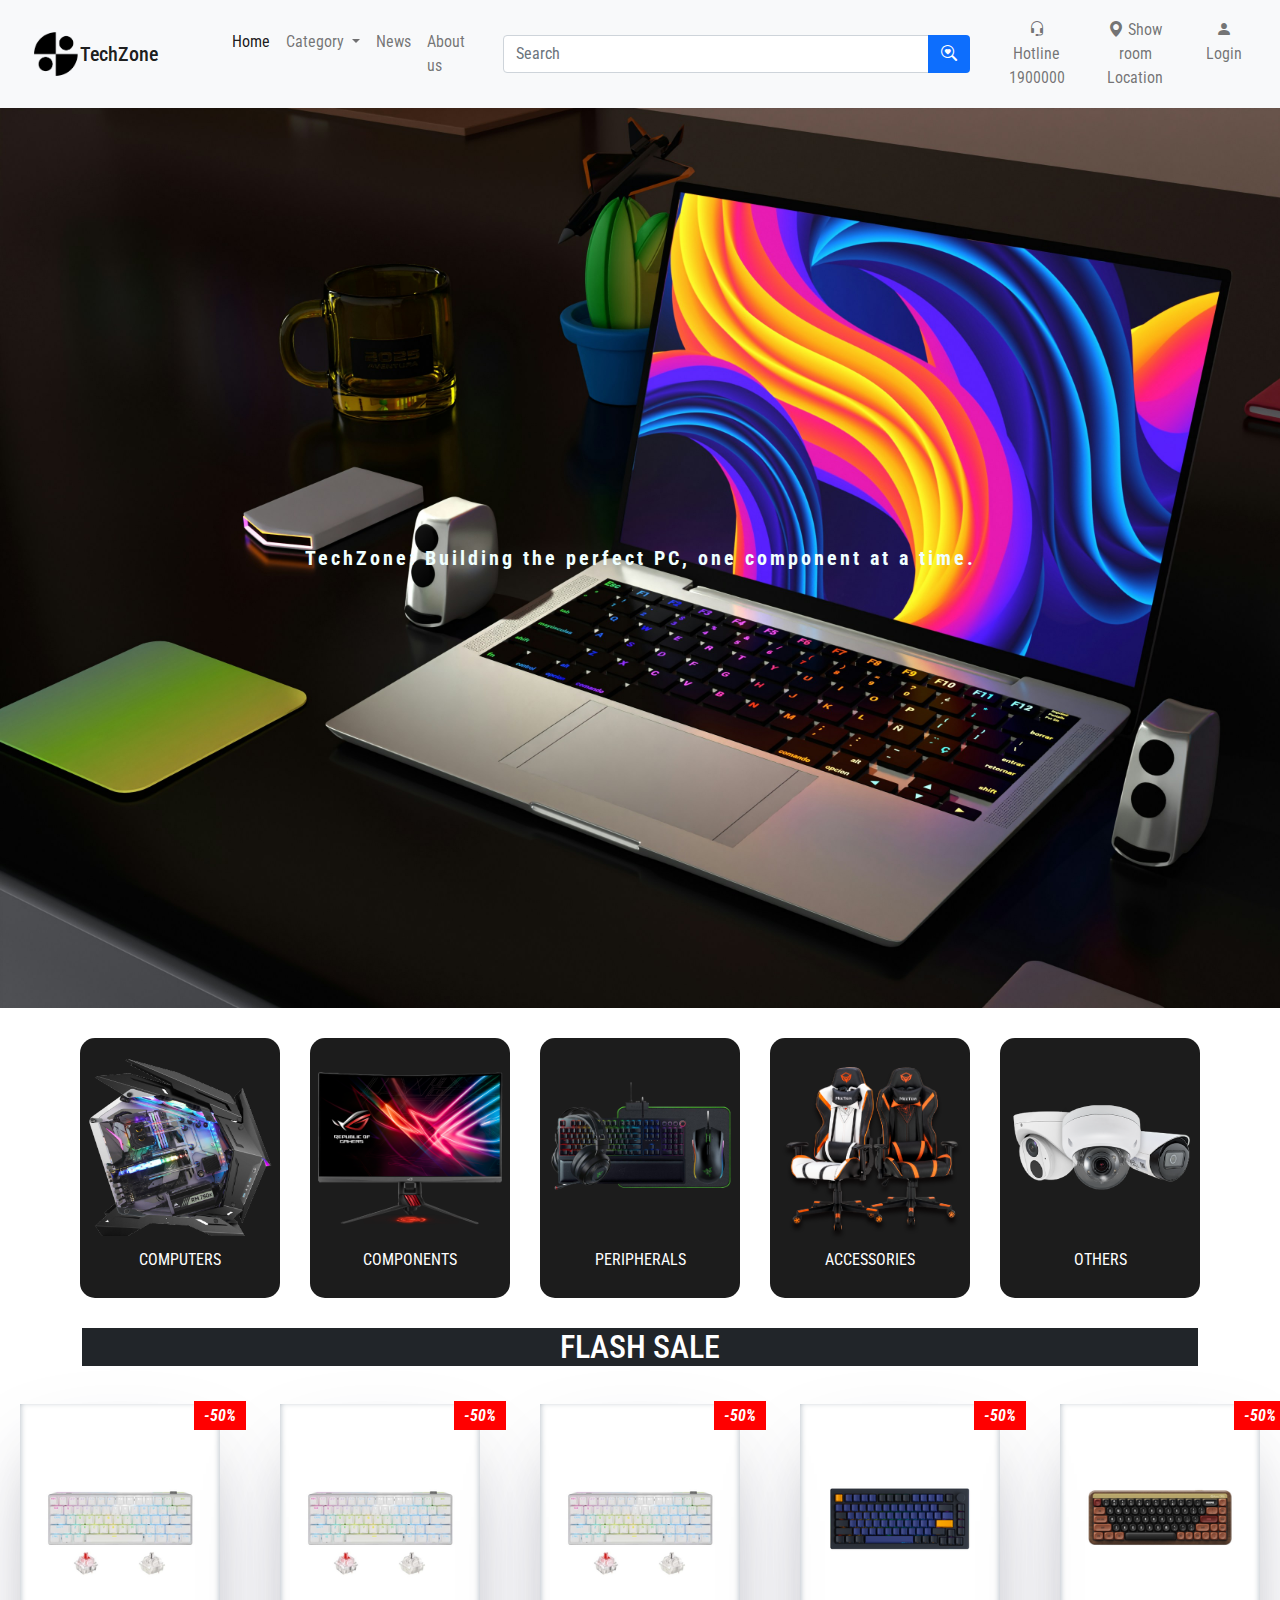
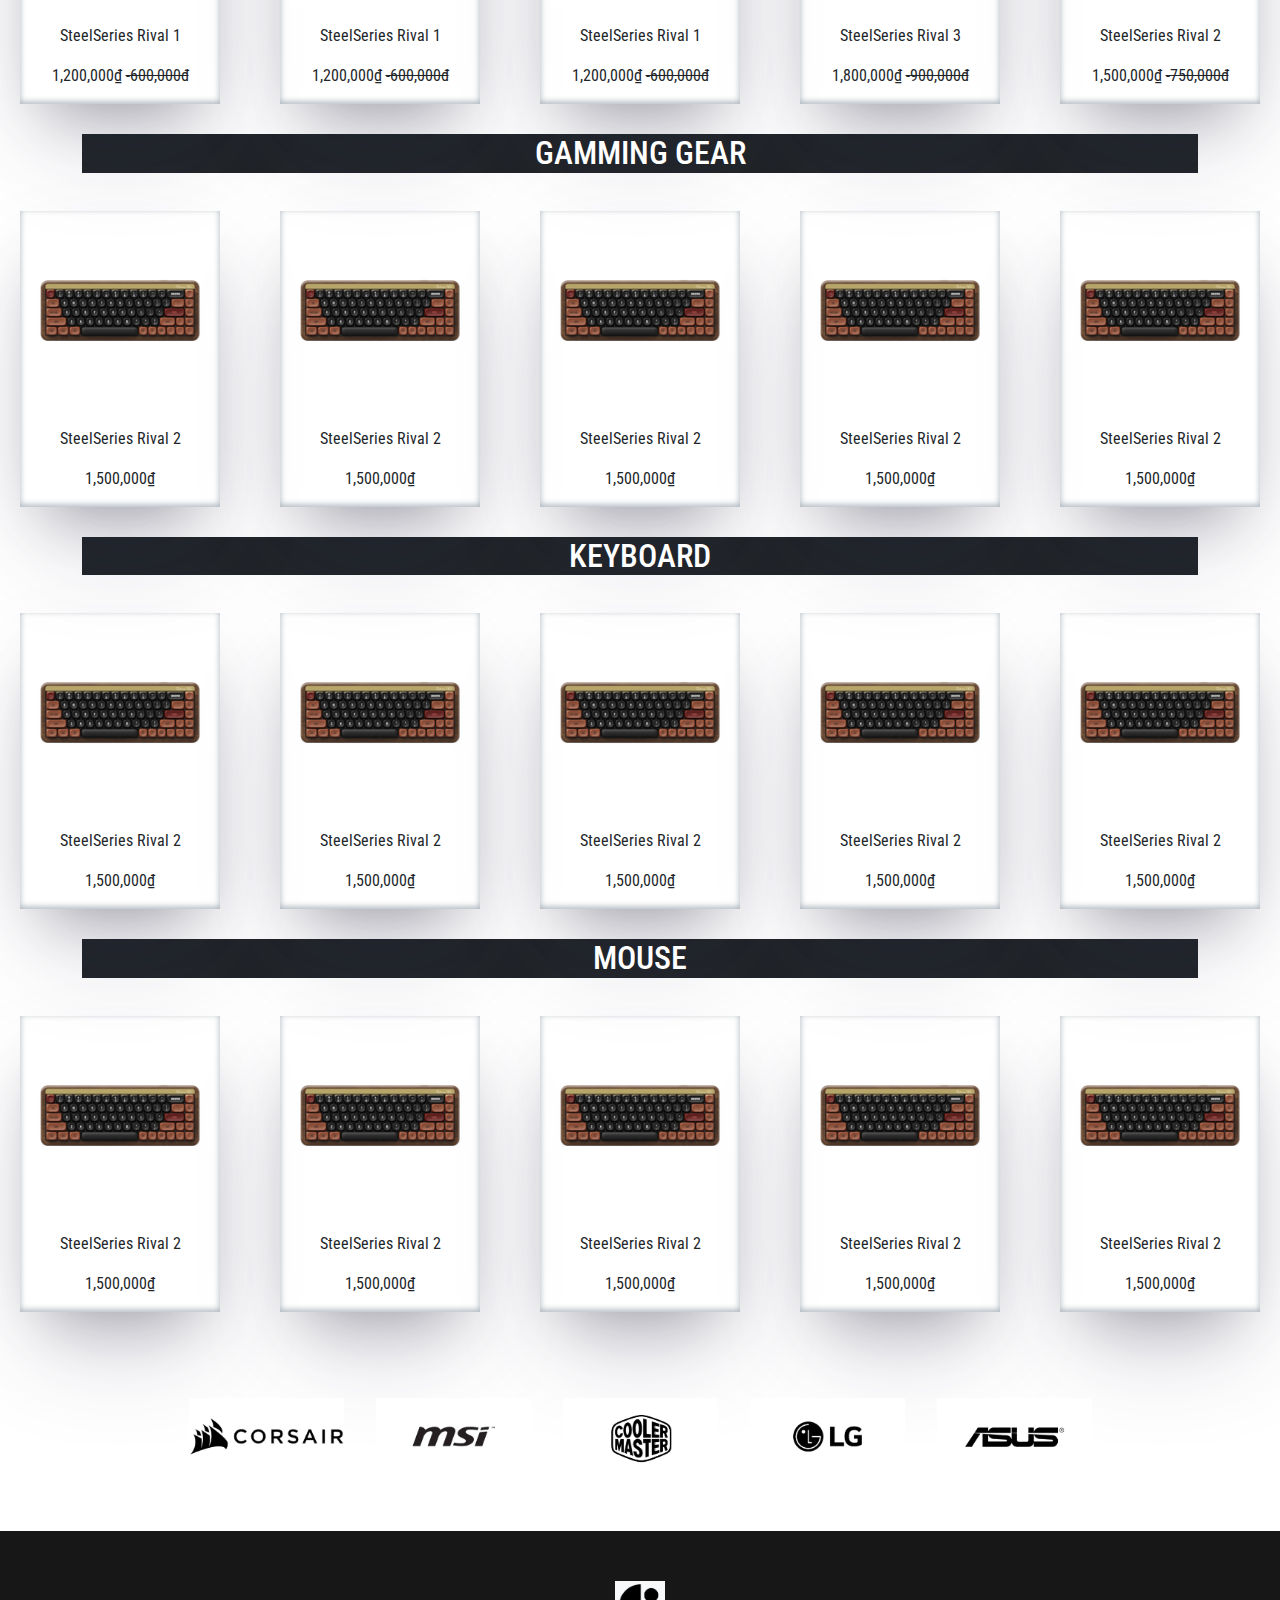
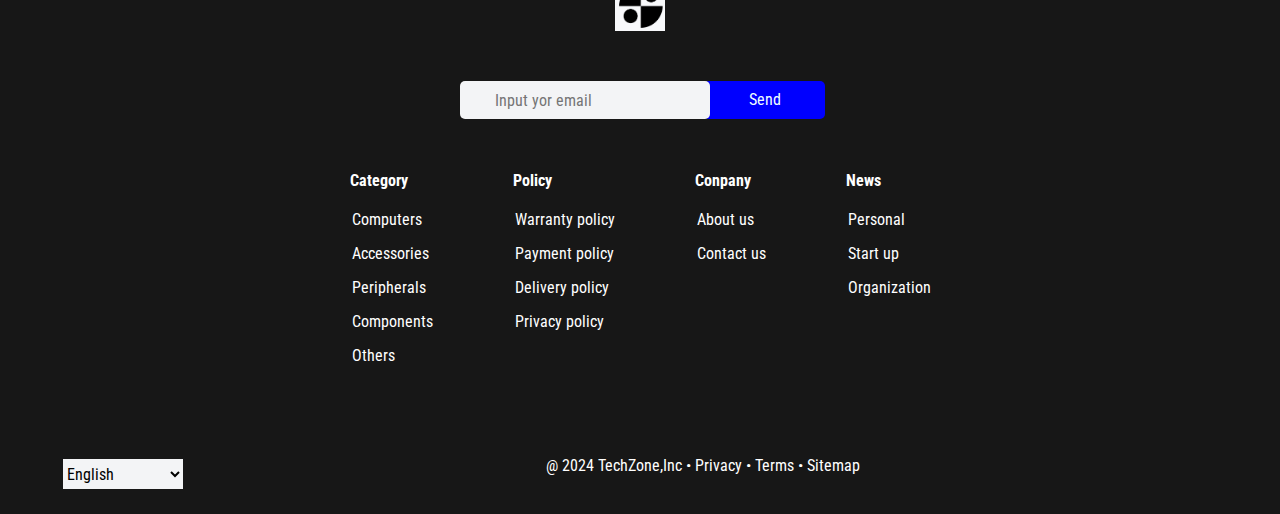
<file: index.html>
<!DOCTYPE html>
<html lang="en">

<head>
    <meta charset="UTF-8">
    <meta name="viewport" content="width=device-width, initial-scale=1.0">
    <link rel="stylesheet" href="./css/bootstrap.min.css">
    <script src="./js/bootstrap.min.js"></script>
    <link rel="stylesheet" href="./css/style.css">
    <link rel="preconnect" href="https://fonts.googleapis.com">
    <link rel="preconnect" href="https://fonts.gstatic.com" crossorigin>
    <link rel="stylesheet" href="https://cdnjs.cloudflare.com/ajax/libs/font-awesome/6.6.0/css/all.min.css" integrity="sha512-Kc323vGBEqzTmouAECnVceyQqyqdsSiqLQISBL29aUW4U/M7pSPA/gEUZQqv1cwx4OnYxTxve5UMg5GT6L4JJg==" crossorigin="anonymous" referrerpolicy="no-referrer"
    />
    <link href="https://fonts.googleapis.com/css2?family=Roboto+Condensed:ital,wght@0,100..900;1,100..900&display=swap" rel="stylesheet">
    <link rel="stylesheet" href="https://cdn.jsdelivr.net/npm/bootstrap-icons@1.11.3/font/bootstrap-icons.min.css">
    <script src="./js/app.js"></script>
    <title>Home</title>
</head>

<body>
    <div class="header navbar navbar-expand-sm navbar-light bg-light">
        <a class="navbar-brand mb-0 h1 d-flex align-items-center" href="#">
            <img src="./access/logo/logoPage.jpg" alt="logo" class="d-inline-block align-top" height="50" width="50"> TechZone
        </a>
        <button class="navbar-toggler" type="button" data-bs-toggle="collapse" data-bs-target="#navbarNav" aria-controls="navbarNav" aria-expanded="false" aria-label="Toggle navigation">
                <span class="navbar-toggler-icon"></span>
            </button>
        <div class="menu collapse navbar-collapse d-flex justify-content-between" id="navbarNav">
            <ul class="navbar-nav">
                <li class="nav-item active">
                    <a href="#" class="nav-link active">
                            Home
                        </a>
                </li>
                <li class="nav-item dropdown">
                    <a class="nav-link dropdown-toggle" id="navbarDropdown" role="button" data-bs-toggle="dropdown" aria-expanded="false" Features>
                            Category
                        </a>
                    <ul class="dropdown-menu" aria-labelledby="navbarDropdown">
                        <li><a href="./html/computers.html" class="dropdown-item">Computers</a></li>
                        <li><a href="./html/emptyPage.html" class="dropdown-item">Components</a></li>
                        <li><a href="./html/emptyPage.html" class="dropdown-item">Peripherals</a></li>
                        <li><a href="./html/accessories.html" class="dropdown-item">Accessories</a></li>
                        <li><a href="./html/emptyPage.html" class="dropdown-item">Others</a></li>
                    </ul>
                </li>
                <li class="nav-item active">
                    <a href="./html/news.html" class="nav-link ">
                            News
                        </a>
                </li>
                <li class="nav-item active">
                    <a href="./html/aboutUs.html" class="nav-link ">
                                    About us
                                </a>
                </li>
            </ul>

            <div class="input-group search-bar" style="width: 50%;">
                <input type="text" class="form-control" placeholder="Search">
                <button class="btn bg-primary" type="button">
                        <i class="bi bi-search-heart" style="color: white;"></i>
                    </button>
            </div>
            <div class="d-flex align-items-center">
                <ul class="navbar-nav gap-3">
                    <li class="nav-item active align-items-center d-flex">
                        <a href="#" class="nav-link text-center">
                            <i class="bi bi-headset"></i> Hotline <br> 1900000
                        </a>
                    </li>
                    <li class="nav-item active align-items-center d-flex">
                        <a href="./html/sitemap.html" class="nav-link text-center">
                            <i class="bi bi-geo-alt-fill"></i> Show room<br> Location
                        </a>
                    </li>
                    <!-- <li class="nav-item active align-items-center d-flex">
                            <button type="button" class="btn btn-outline-none icon-cart">
                                <i class="bi bi-bag-fill"></i>
                                <span class="bg-primary text-white" id="quantityCart" style="padding:3px; border-radius: 50%;">0</span>
                                <br>
                                Cart
                            </button>
                        </li> -->
                    <li class="nav-item active ">
                        <a href="./html/login.html" class="username-display nav-link text-center ">
                            <i class="bi bi-person-fill"></i>
                            <br>
                            <p id="">Login</p>
                        </a>
                    </li>

                </ul>
            </div>
        </div>
    </div>
    <!-- <div class="cartTab">
            <div class="cartTab-title">
                <p>SHOPING CART</p>
            </div>
            <div class="listCart">
                
            </div>
            <div class="btn">
                <button class="close">CLOSE</button>
                <button class="checkOut" onclick="pay()">CHECK OUT</button>
            </div>
        </div> -->
    <div class="banner" id="top">
        <p><b>TechZone: Building the perfect PC, one component at a time.
                </b></p>
    </div>
    <section>
        <div class="category">
            <div class="category-item">
                <a href>
                    <img src="./access/category/pc-gaming.png" alt width="200px">
                    <p class="text-center">COMPUTERS</p>
                </a>
            </div>
            <div class="category-item">
                <a href>
                    <img src="./access/category/acessories.png" alt width="200px">
                    <p class="text-center">COMPONENTS</p>
                </a>
            </div>
            <div class="category-item">
                <a href>
                    <img src="./access/category/components.png" alt width="200px">
                    <p class="text-center">PERIPHERALS</p>
                </a>
            </div>
            <div class="category-item">
                <a href>
                    <img src="./access/category/othes.png" alt width="200px">
                    <p class="text-center">ACCESSORIES</p>
                </a>
            </div>
            <div class="category-item">
                <a href>
                    <img src="./access/category/CAMERA.png" alt width="200px">
                    <p class="text-center">OTHERS</p>
                </a>
            </div>

        </div>
    </section>
    <section class="container text-center">
        <h2 class="bg-dark text-white">FLASH SALE</h2>
        <div class="flash-sale">
            <div class="flash-sale_item">
                <span>-50%</span>
                <img src="./access/category/components/1.webp" class="card-img-top" alt="SteelSeries Rival 5">
                <div class="card-body">
                    <p class="card-text">SteelSeries Rival 1</p>
                    <p class="card-text">1,200,000₫ <del>-600,000đ</del></p>
                </div>
            </div>
            <div class="flash-sale_item">
                <span>-50%</span>
                <img src="./access/category/components/1.webp" class="card-img-top" alt="SteelSeries Rival 5">
                <div class="card-body">
                    <p class="card-text">SteelSeries Rival 1</p>
                    <p class="card-text">1,200,000₫ <del>-600,000đ</del></p>
                </div>
            </div>
            <div class="flash-sale_item">
                <span>-50%</span>
                <img src="./access/category/components/1.webp" class="card-img-top" alt="SteelSeries Rival 5">
                <div class="card-body">
                    <p class="card-text">SteelSeries Rival 1</p>
                    <p class="card-text">1,200,000₫ <del>-600,000đ</del></p>
                </div>
            </div>
            <div class="flash-sale_item">
                <span>-50%</span>
                <img src="./access/category/components/5.webp" class="card-img-top" alt="SteelSeries Rival 5">
                <div class="card-body">
                    <p class="card-text">SteelSeries Rival 3</p>
                    <p class="card-text">1,800,000₫ <del>-900,000đ</del></p>
                </div>
            </div>
            <div class="flash-sale_item">
                <span>-50%</span>
                <img src="./access/category/components/4.webp" class="card-img-top" alt="SteelSeries Rival 5">
                <div class="card-body">
                    <p class="card-text">SteelSeries Rival 2</p>
                    <p class="card-text">1,500,000₫ <del>-750,000đ</del></p>
                </div>
            </div>
        </div>
    </section>
    <section class="container">
        <h2 class="bg-dark text-white text-center">GAMMING GEAR</h2>
        <div class="gamming-gear">
            <div class="gamming-gear_item text-center">
                <img src="./access/category/components/4.webp" class="card-img-top" alt="SteelSeries Rival 5">
                <div class="card-body">
                    <p class="card-text">SteelSeries Rival 2</p>
                    <p class="card-text">1,500,000₫ </p>
                </div>
            </div>
            <div class="gamming-gear_item text-center">
                <img src="./access/category/components/4.webp" class="card-img-top" alt="SteelSeries Rival 5">
                <div class="card-body">
                    <p class="card-text">SteelSeries Rival 2</p>
                    <p class="card-text">1,500,000₫ </p>
                </div>
            </div>
            <div class="gamming-gear_item text-center">
                <img src="./access/category/components/4.webp" class="card-img-top" alt="SteelSeries Rival 5">
                <div class="card-body">
                    <p class="card-text">SteelSeries Rival 2</p>
                    <p class="card-text">1,500,000₫ </p>
                </div>
            </div>
            <div class="gamming-gear_item text-center">
                <img src="./access/category/components/4.webp" class="card-img-top" alt="SteelSeries Rival 5">
                <div class="card-body">
                    <p class="card-text">SteelSeries Rival 2</p>
                    <p class="card-text">1,500,000₫ </p>
                </div>
            </div>
            <div class="gamming-gear_item text-center">
                <img src="./access/category/components/4.webp" class="card-img-top" alt="SteelSeries Rival 5">
                <div class="card-body">
                    <p class="card-text">SteelSeries Rival 2</p>
                    <p class="card-text">1,500,000₫ </p>
                </div>
            </div>
        </div>
    </section>
    <section class="container">
        <h2 class="bg-dark text-white text-center">KEYBOARD</h2>
        <div class="keyboard">
            <div class="keyboard_item text-center">
                <img src="./access/category/components/4.webp" class="card-img-top" alt="SteelSeries Rival 5">
                <div class="card-body">
                    <p class="card-text">SteelSeries Rival 2</p>
                    <p class="card-text">1,500,000₫ </p>
                </div>
            </div>
            <div class="keyboard_item text-center">
                <img src="./access/category/components/4.webp" class="card-img-top" alt="SteelSeries Rival 5">
                <div class="card-body">
                    <p class="card-text">SteelSeries Rival 2</p>
                    <p class="card-text">1,500,000₫ </p>
                </div>
            </div>
            <div class="keyboard_item text-center">
                <img src="./access/category/components/4.webp" class="card-img-top" alt="SteelSeries Rival 5">
                <div class="card-body">
                    <p class="card-text">SteelSeries Rival 2</p>
                    <p class="card-text">1,500,000₫ </p>
                </div>
            </div>
            <div class="keyboard_item text-center">
                <img src="./access/category/components/4.webp" class="card-img-top" alt="SteelSeries Rival 5">
                <div class="card-body">
                    <p class="card-text">SteelSeries Rival 2</p>
                    <p class="card-text">1,500,000₫ </p>
                </div>
            </div>
            <div class="keyboard_item text-center">
                <img src="./access/category/components/4.webp" class="card-img-top" alt="SteelSeries Rival 5">
                <div class="card-body">
                    <p class="card-text">SteelSeries Rival 2</p>
                    <p class="card-text">1,500,000₫ </p>
                </div>
            </div>
        </div>
    </section>
    <section class="container">
        <h2 class="bg-dark text-white text-center">MOUSE</h2>
        <div class="mouse">
            <div class="mouse_item text-center">
                <img src="./access/category/components/4.webp" class="card-img-top" alt="SteelSeries Rival 5">
                <div class="card-body">
                    <p class="card-text">SteelSeries Rival 2</p>
                    <p class="card-text">1,500,000₫ </p>
                </div>
            </div>
            <div class="mouse_item text-center">
                <img src="./access/category/components/4.webp" class="card-img-top" alt="SteelSeries Rival 5">
                <div class="card-body">
                    <p class="card-text">SteelSeries Rival 2</p>
                    <p class="card-text">1,500,000₫ </p>
                </div>
            </div>
            <div class="mouse_item text-center">
                <img src="./access/category/components/4.webp" class="card-img-top" alt="SteelSeries Rival 5">
                <div class="card-body">
                    <p class="card-text">SteelSeries Rival 2</p>
                    <p class="card-text">1,500,000₫ </p>
                </div>
            </div>
            <div class="mouse_item text-center">
                <img src="./access/category/components/4.webp" class="card-img-top" alt="SteelSeries Rival 5">
                <div class="card-body">
                    <p class="card-text">SteelSeries Rival 2</p>
                    <p class="card-text">1,500,000₫ </p>
                </div>
            </div>
            <div class="mouse_item text-center">
                <img src="./access/category/components/4.webp" class="card-img-top" alt="SteelSeries Rival 5">
                <div class="card-body">
                    <p class="card-text">SteelSeries Rival 2</p>
                    <p class="card-text">1,500,000₫ </p>
                </div>
            </div>
        </div>
    </section>
    <div class="brand p-5">

        <a class="nav-link active" aria-current="page" href="#">
            <img src="./access/logo/corsair-01.jpg" alt="Gigabyte">
        </a>
        <a class="nav-link active" aria-current="page" href="#">
            <img src="./access/logo/msi-01 (1).jpg" alt="Gigabyte">
        </a>
        <a class="nav-link active" aria-current="page" href="#">
            <img src="./access/logo/cool-01-01.jpg" alt="Gigabyte">
        </a>
        <a class="nav-link active" aria-current="page" href="#">
            <img src="./access/logo/lg-01.jpg" alt="Gigabyte">
        </a>
        <a class="nav-link active" aria-current="page" href="#">
            <img src="./access/logo/asus-01.jpg" alt="ASUS">
        </a>

    </div>
    <div class="footer">
        <div class="logo_end"><img src="./access/logo/logoPage.jpg" alt width="50px"></div>
        <div class="subscribe">
            <div class="search">
                <input type="text" placeholder="Input yor email">
                <i class="fa-regular fa-envelope text-black-50"></i>
            </div>
            <input type="submit" class="btn btn-primary" value="Send">
        </div>
        <div class="footer-list">
            <div class="footer-list_link">
                <p><b>Category</b></p>
                <ul>
                    <li>Computers</li>
                    <li>Accessories</li>
                    <li>Peripherals</li>
                    <li>Components</li>
                    <li>Others</li>
                </ul>
            </div>
            <div class="footer-list_link">
                <p><b>Policy</b></p>
                <ul>
                    <li>Warranty policy</li>
                    <li>Payment policy</li>
                    <li>Delivery policy</li>
                    <li>Privacy policy</li>
                </ul>
            </div>
            <div class="footer-list_link">
                <p><b>Conpany</b></p>
                <ul>
                    <li>About us </li>
                    <li>Contact us</li>
                </ul>
            </div>
            <div class="footer-list_link">
                <p><b>News</b></p>
                <ul>
                    <li>Personal</li>
                    <li>Start up</li>
                    <li>Organization</li>
                </ul>
            </div>
        </div>
        <div class="footer-end">
            <select name id value="1">
                    <option value="1">English</option>
                    <option value="2">Vietnamese</option>
                </select>
            <div class="end_center text-center">
                <p>@ 2024 TechZone,Inc • Privacy • Terms • Sitemap</p>
            </div>
            <div class="icon_link">
                <a href="#" style="color: rgb(85, 192, 245)"> <i class="fa-brands fa-twitter"></i></a>
                <a href="#" style="color: blue"> <i class="fa-brands fa-facebook"></i></a>
                <a href="#" style="color: rgb(83, 83, 187)"> <i class="fa-brands fa-linkedin"></i></a>
                <a href="#" style="color: red"><i
                            class="fa-brands fa-youtube"></i></a>
            </div>
        </div>
    </div>
</body>

</html>
</file>
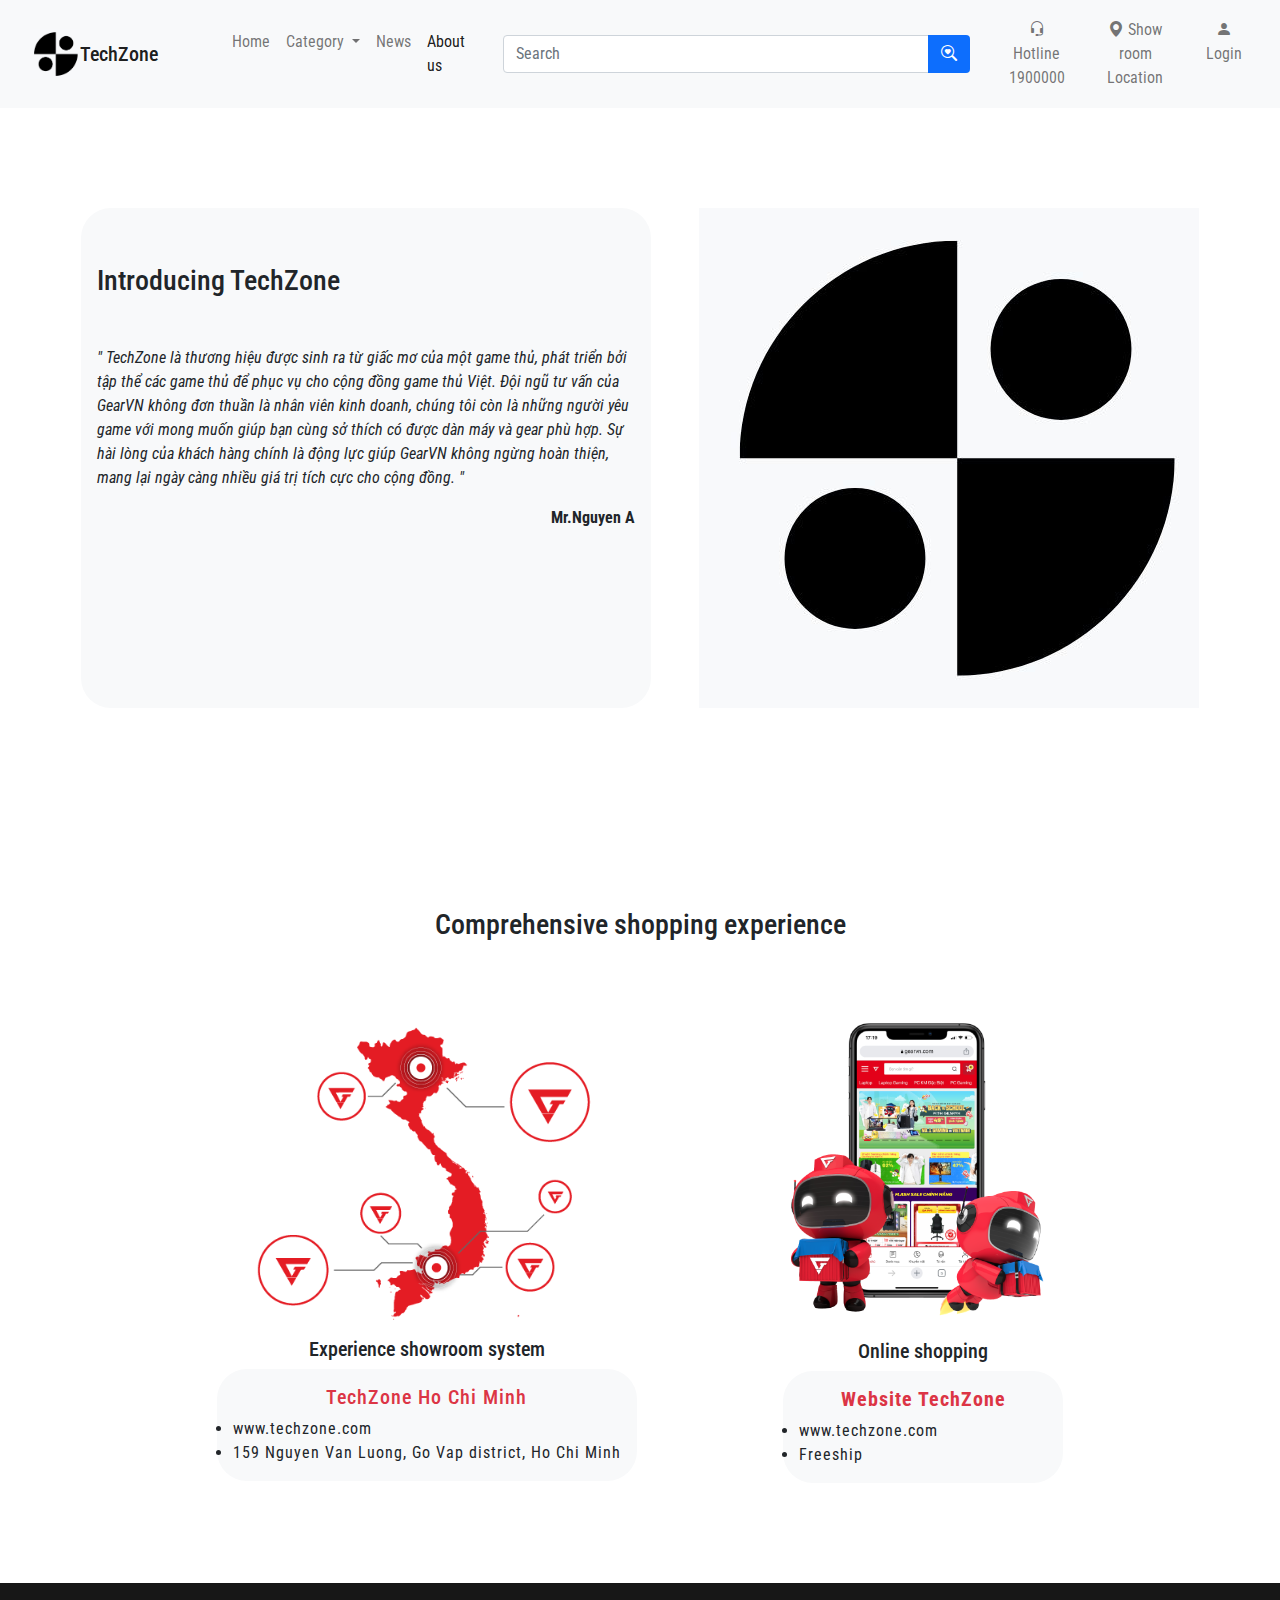
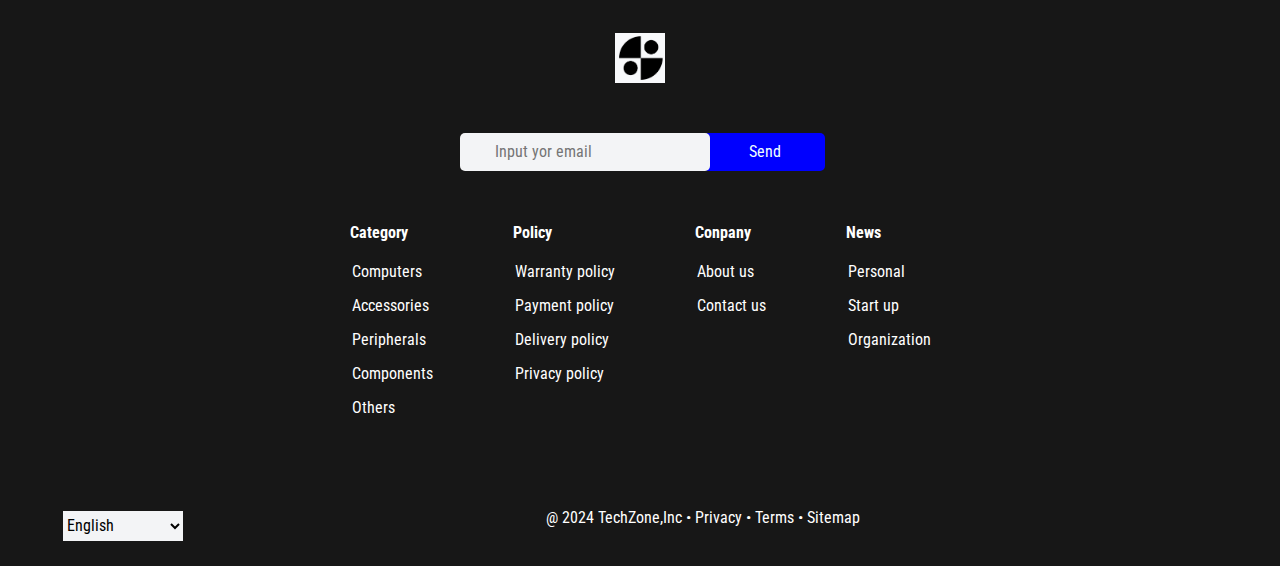
<file: html/aboutUs.html>
<!DOCTYPE html>
<html lang="en">

<head>
    <meta charset="UTF-8">
    <meta name="viewport" content="width=device-width, initial-scale=1.0">
    <link rel="stylesheet" href="../css/bootstrap.min.css">
    <script src="../js/bootstrap.min.js"></script>
    <link rel="stylesheet" href="https://cdnjs.cloudflare.com/ajax/libs/font-awesome/6.6.0/css/all.min.css" integrity="sha512-Kc323vGBEqzTmouAECnVceyQqyqdsSiqLQISBL29aUW4U/M7pSPA/gEUZQqv1cwx4OnYxTxve5UMg5GT6L4JJg==" crossorigin="anonymous" referrerpolicy="no-referrer"
    />
    <link rel="preconnect" href="https://fonts.googleapis.com">
    <link rel="preconnect" href="https://fonts.gstatic.com" crossorigin>
    <link href="https://fonts.googleapis.com/css2?family=Roboto+Condensed:ital,wght@0,100..900;1,100..900&display=swap" rel="stylesheet">
    <link rel="stylesheet" href="https://cdn.jsdelivr.net/npm/bootstrap-icons@1.11.3/font/bootstrap-icons.min.css">
    <link rel="stylesheet" href="../css/style.css">
    <script src="../js/app.js"></script>

    <title>Sitemap</title>
</head>

<body>
    <div class="header navbar navbar-expand-sm navbar-light bg-light ">
        <a class="navbar-brand mb-0 h1 d-flex align-items-center" href="#">
            <img src="../access/logo/logoPage.jpg" alt="logo" class="d-inline-block align-top" height="50" width="50"> TechZone
        </a>
        <button class="navbar-toggler" type="button" data-bs-toggle="collapse" data-bs-target="#navbarNav" aria-controls="navbarNav" aria-expanded="false" aria-label="Toggle navigation">
                <span class="navbar-toggler-icon"></span>
            </button>
        <div class="menu collapse navbar-collapse" id="navbarNav">
            <ul class="navbar-nav">
                <li class="nav-item active">
                    <a href="../index.html" class="nav-link">
                            Home
                        </a>
                </li>
                <li class="nav-item dropdown">
                    <a class="nav-link dropdown-toggle" id="navbarDropdown" role="button" data-bs-toggle="dropdown" aria-expanded="false" Features>
                            Category
                        </a>
                    <ul class="dropdown-menu" aria-labelledby="navbarDropdown">
                        <li><a href="../html/computers.html" class="dropdown-item">Computers</a></li>
                        <li><a href="../html/emptyPage.html" class="dropdown-item">Components</a></li>
                        <li><a href="../html/emptyPage.html" class="dropdown-item">Peripherals</a></li>
                        <li><a href="../html/accessories.html" class="dropdown-item">Accessories</a></li>
                        <li><a href="../html/emptyPage.html" class="dropdown-item">Others</a></li>
                    </ul>
                </li>
                <li class="nav-item active">
                    <a href="../html/news.html" class="nav-link ">
                            News
                        </a>
                </li>
                <li class="nav-item active">
                    <a href="../html/news.html" class="nav-link active">
                            About us
                        </a>
                </li>
            </ul>

            <div class="input-group search-bar " style="width: 50%;">
                <input type="text" class="form-control" placeholder="Search">
                <button class="btn bg-primary" type="button">
                        <i class="bi bi-search-heart" style="color: white;"></i>
                    </button>
            </div>
            <div class="d-flex align-items-center">
                <ul class="navbar-nav gap-3">
                    <li class="nav-item active align-items-center d-flex">
                        <a href="#" class="nav-link text-center">
                            <i class="bi bi-headset"></i> Hotline <br> 1900000
                        </a>
                    </li>
                    <li class="nav-item active align-items-center d-flex">
                        <a href="../html/sitemap.html" class="nav-link text-center">
                            <i class="bi bi-geo-alt-fill"></i> Show room<br> Location
                        </a>
                    </li>

                    <li class="nav-item active ">
                        <a href="../htmllogin.html" class="username-display nav-link text-center ">
                            <i class="bi bi-person-fill"></i>
                            <br>
                            <p id>Login</p>
                        </a>
                    </li>

                </ul>
            </div>
        </div>
    </div>
    <div class="container  d-flex gap-5 justify-content-center " style="padding: 100px 0;">
        <div class="w-50 bg-light p-3" style=" border-radius: 30px;">
            <h3 class="" style="padding: 40px 0;">Introducing TechZone</h1>
                <p class=""><i>"
                    TechZone là thương hiệu được sinh ra từ giấc mơ của một game thủ, phát triển bởi tập thể các game thủ để phục vụ cho cộng đồng game thủ Việt.
                    
                    Đội ngũ tư vấn của GearVN không đơn thuần là nhân viên kinh doanh, chúng tôi còn là những người yêu game với mong muốn giúp bạn cùng sở thích có được dàn máy và gear phù hợp.
                    
                    Sự hài lòng của khách hàng chính là động lực giúp GearVN không ngừng hoàn thiện, mang lại ngày càng nhiều giá trị tích cực cho cộng đồng.   " </i></p>
                <p class="text-end"><b>Mr.Nguyen A</b></p>

        </div>
        <div class="">
            <img src="../access/logo/logoPage.jpg" alt="img-admin" class="h-100">
        </div>
    </div>
    <div class="container  d-flex gap-5 justify-content-center flex-column text-center" style="padding: 100px 0;">
        <h3>Comprehensive shopping experience</h3>
        <div class="d-flex justify-content-evenly">
            <div class="">
                <img src="../access/banner/Annotation 2024-09-17 080230.png" alt="">

                <h5>Experience showroom system</h5>
                <div class="p-3 bg-light" style="border-radius: 30px;letter-spacing: 1px;">
                    <h5 class="text-danger">TechZone Ho Chi Minh</h5>
                    <li class="text-start">www.techzone.com</li>
                    <li class="text-start">159 Nguyen Van Luong, Go Vap district, Ho Chi Minh</li>

                </div>
            </div>
            <div class="">
                <img src="../access/banner/Annotation 2024-09-17 080155.png" alt="">
                <h5>Online shopping</h5>
                <div class="p-3 bg-light" style="border-radius: 30px;letter-spacing: 1px;">
                    <h5 class="text-danger"><b>Website TechZone</b></h5>
                    <li class="text-start">www.techzone.com</li>
                    <li class="text-start">Freeship</li>

                </div>
            </div>
        </div>
    </div>
    <div class="footer">
        <div class="logo_end"><img src="../access/logo/logoPage.jpg" alt width="50px"></div>
        <div class="subscribe">
            <div class="search">
                <input type="text" placeholder="Input yor email">
                <i class="fa-regular fa-envelope text-black-50"></i>
            </div>
            <input type="submit" class="btn btn-primary" value="Send">
        </div>
        <div class="footer-list">
            <div class="footer-list_link">
                <p><b>Category</b></p>
                <ul>
                    <li>Computers</li>
                    <li>Accessories</li>
                    <li>Peripherals</li>
                    <li>Components</li>
                    <li>Others</li>
                </ul>
            </div>
            <div class="footer-list_link">
                <p><b>Policy</b></p>
                <ul>
                    <li>Warranty policy</li>
                    <li>Payment policy</li>
                    <li>Delivery policy</li>
                    <li>Privacy policy</li>
                </ul>
            </div>
            <div class="footer-list_link">
                <p><b>Conpany</b></p>
                <ul>
                    <li>About us </li>
                    <li>Contact us</li>
                </ul>
            </div>
            <div class="footer-list_link">
                <p><b>News</b></p>
                <ul>
                    <li>Personal</li>
                    <li>Start up</li>
                    <li>Organization</li>
                </ul>
            </div>
        </div>
        <div class="footer-end">
            <select name id value="1">
                    <option value="1">English</option>
                    <option value="2">Vietnamese</option>
                </select>
            <div class="end_center text-center">
                <p>@ 2024 TechZone,Inc • Privacy • Terms • Sitemap</p>
            </div>
            <div class="icon_link">
                <a href="#" style="color: rgb(85, 192, 245)"> <i class="fa-brands fa-twitter"></i></a>
                <a href="#" style="color: blue"> <i class="fa-brands fa-facebook"></i></a>
                <a href="#" style="color: rgb(83, 83, 187)"> <i class="fa-brands fa-linkedin"></i></a>
                <a href="#" style="color: red"><i class="fa-brands fa-youtube"></i></a>
            </div>
        </div>
    </div>
</body>

</html>
</file>
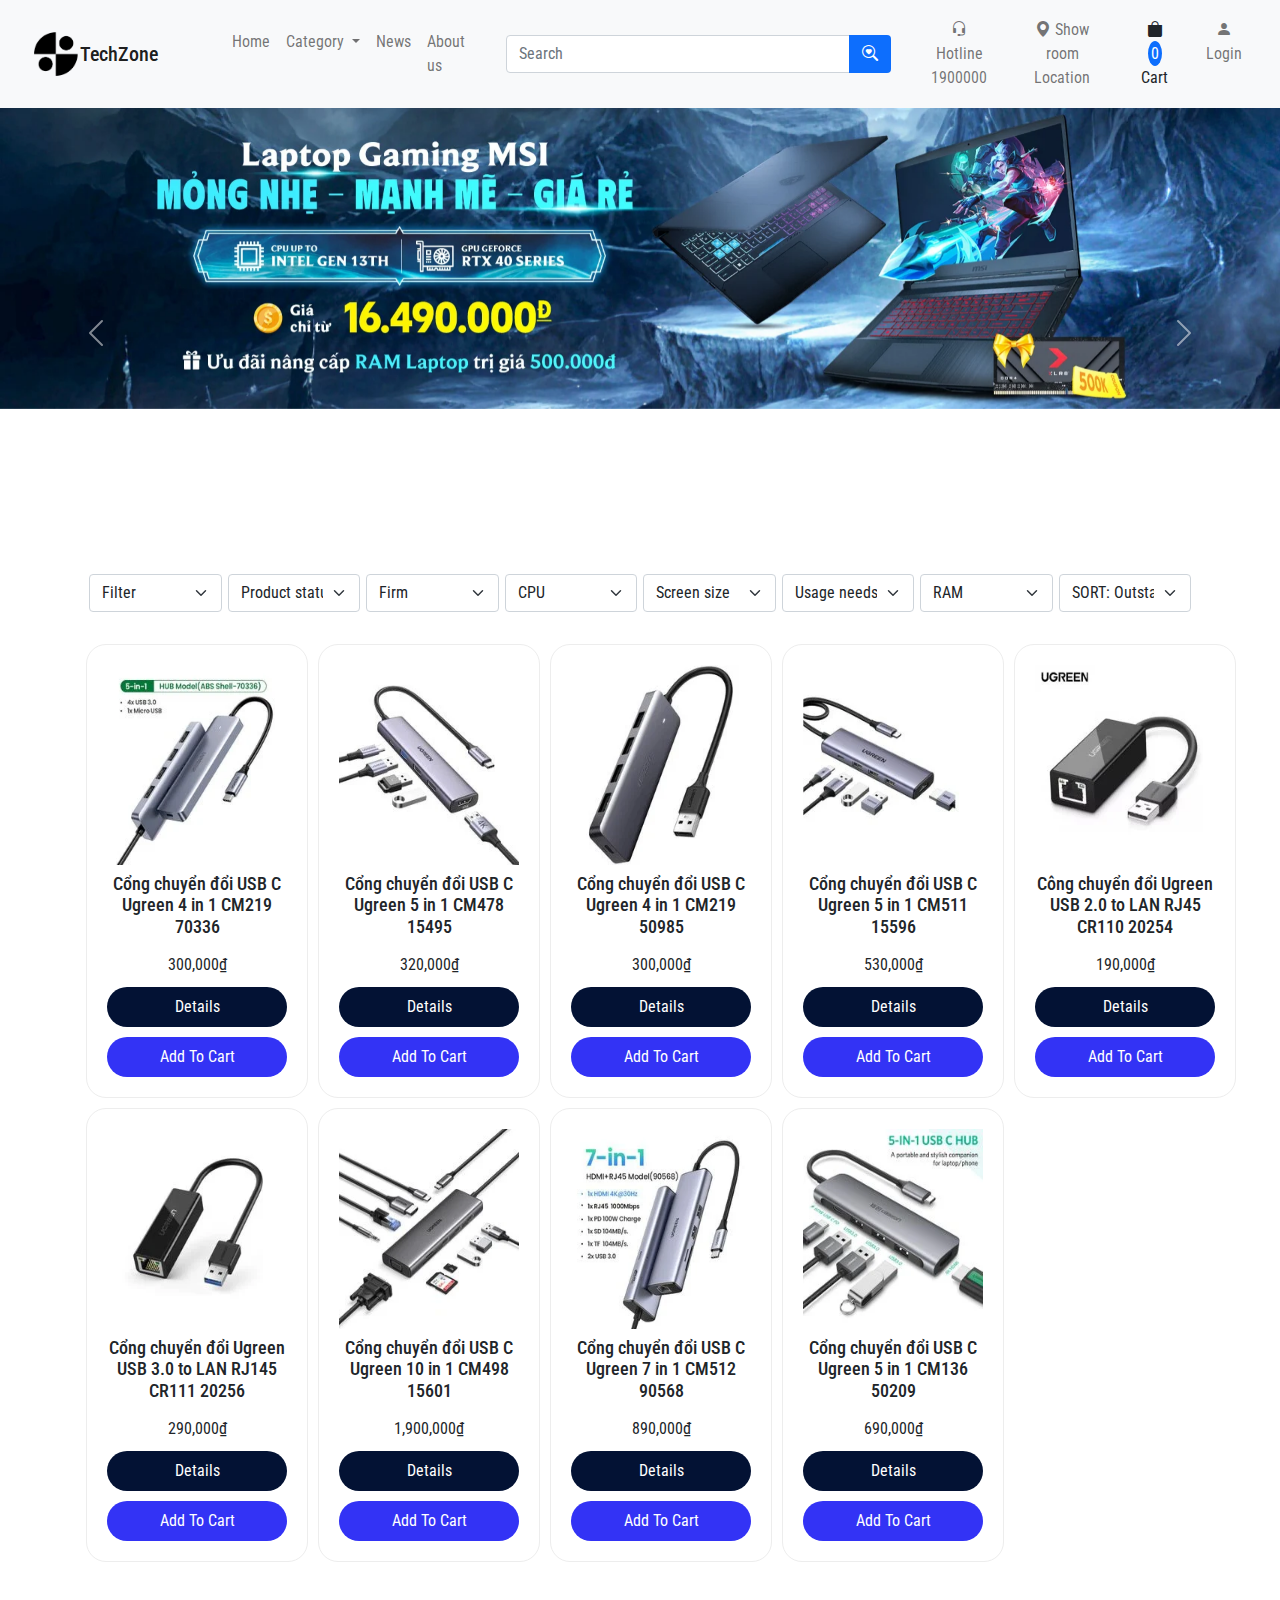
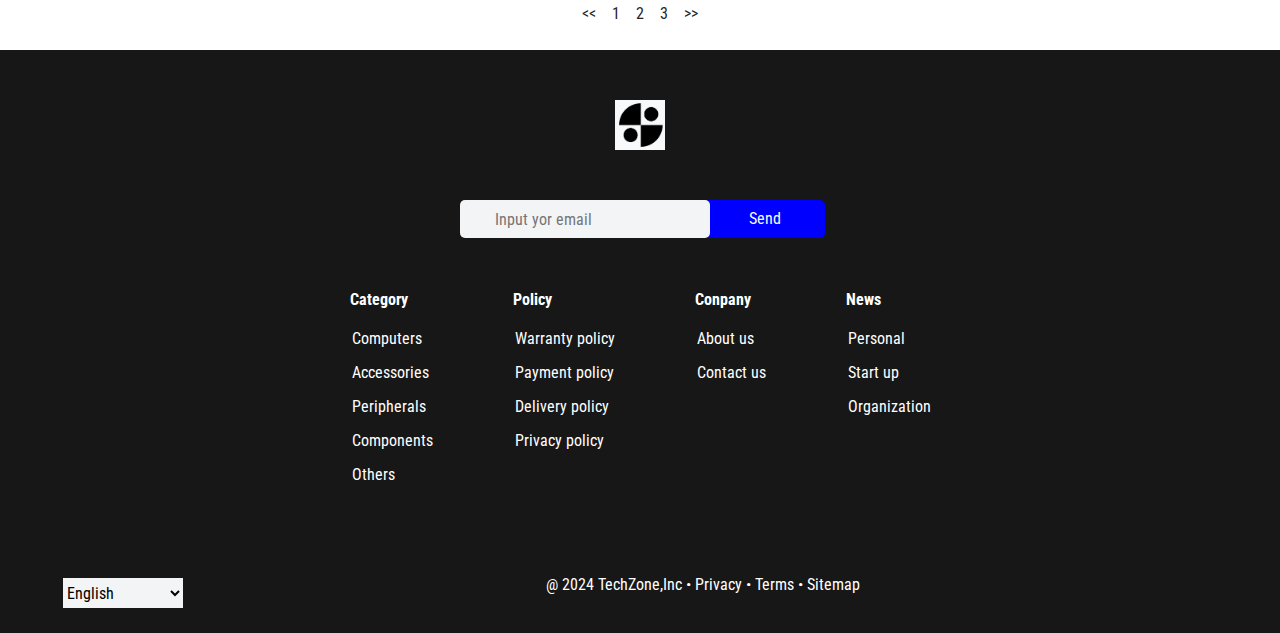
<file: html/accessories.html>
<!DOCTYPE html>
<html lang="en">

<head>
    <meta charset="UTF-8">
    <meta name="viewport" content="width=device-width, initial-scale=1.0">
    <link rel="stylesheet" href="../css/bootstrap.min.css">
    <script src="../js/bootstrap.min.js"></script>
    <link rel="stylesheet" href="../css/style.css">
    <link rel="preconnect" href="https://fonts.googleapis.com">
    <link rel="preconnect" href="https://fonts.gstatic.com" crossorigin>
    <link rel="stylesheet" href="https://cdnjs.cloudflare.com/ajax/libs/font-awesome/6.6.0/css/all.min.css" integrity="sha512-Kc323vGBEqzTmouAECnVceyQqyqdsSiqLQISBL29aUW4U/M7pSPA/gEUZQqv1cwx4OnYxTxve5UMg5GT6L4JJg==" crossorigin="anonymous" referrerpolicy="no-referrer"
    />
    <link href="https://fonts.googleapis.com/css2?family=Roboto+Condensed:ital,wght@0,100..900;1,100..900&display=swap" rel="stylesheet">
    <link rel="stylesheet" href="https://cdn.jsdelivr.net/npm/bootstrap-icons@1.11.3/font/bootstrap-icons.min.css">
    <script src="../js/app.js"></script>
    <script src="../js/loadAccessories.js"></script>
    <title>Accessories</title>
</head>

<body>
    <div class="header navbar navbar-expand-sm navbar-light bg-light">
        <a class="navbar-brand mb-0 h1 d-flex align-items-center" href="#">
            <img src="../access/logo/logoPage.jpg" alt="logo" class="d-inline-block align-top" height="50" width="50"> TechZone
        </a>
        <button class="navbar-toggler" type="button" data-bs-toggle="collapse" data-bs-target="#navbarNav" aria-controls="navbarNav" aria-expanded="false" aria-label="Toggle navigation">
                <span class="navbar-toggler-icon"></span>
            </button>
        <div class="menu collapse navbar-collapse d-flex justify-content-between" id="navbarNav">
            <ul class="navbar-nav">
                <li class="nav-item active">
                    <a href="../index.html" class="nav-link">
                            Home
                        </a>
                </li>
                <li class="nav-item dropdown">
                    <a class="nav-link dropdown-toggle" id="navbarDropdown" role="button" data-bs-toggle="dropdown" aria-expanded="false" Features>
                            Category
                        </a>
                    <ul class="dropdown-menu" aria-labelledby="navbarDropdown">
                        <li><a href="../html/computers.html" class="dropdown-item">Computers</a></li>
                        <li><a href="../html/emptyPage.html" class="dropdown-item">Components</a></li>
                        <li><a href="../html/emptyPage.html" class="dropdown-item">Peripherals</a></li>
                        <li><a href="../html/accessories.html" class="dropdown-item">Accessories</a></li>
                        <li><a href="../html/emptyPage.html" class="dropdown-item">Others</a></li>
                    </ul>
                </li>
                <li class="nav-item active">
                    <a href="./news.html" class="nav-link ">
                            News
                        </a>
                </li>
                <li class="nav-item active">
                    <a href="../html/aboutUs.html" class="nav-link ">
                                About us
                            </a>
                </li>
            </ul>

            <div class="input-group search-bar " style="width: 40%;">
                <input type="text" class="form-control" placeholder="Search">
                <button class="btn bg-primary" type="button">
                        <i class="bi bi-search-heart" style="color: white;"></i>
                    </button>
            </div>
            <div class="d-flex align-items-center">
                <ul class="navbar-nav gap-3">
                    <li class="nav-item active align-items-center d-flex">
                        <a href="#" class="nav-link text-center">
                            <i class="bi bi-headset"></i> Hotline <br> 1900000
                        </a>
                    </li>
                    <li class="nav-item active align-items-center d-flex">
                        <a href="../html/sitemap.html" class="nav-link text-center">
                            <i class="bi bi-geo-alt-fill"></i> Show room<br> Location
                        </a>
                    </li>
                    <li class="nav-item active align-items-center d-flex">
                        <button type="button" class="btn btn-outline-none icon-cart">
                                <i class="bi bi-bag-fill"></i>
                                <span class="bg-primary text-white"
                                    style="padding:3px; border-radius: 50%;" id="quantityCart">0</span>
                                <br>
                                Cart
                            </button>
                    </li>
                    <li class="nav-item active ">
                        <a href="../html/login.html" class="username-display nav-link text-center ">
                            <i class="bi bi-person-fill"></i>
                            <br>
                            <p id>Login</p>
                        </a>
                    </li>

                </ul>
            </div>
        </div>
    </div>
    <div class="cartTab">
        <div class="cartTab-title">
            <p>SHOPING CART</p>
        </div>
        <div class="listCart">

        </div>
        <div class="btn">
            <button class="close">CLOSE</button>
            <button class="checkOut" onclick="checkOut()">CHECK OUT</button>
        </div>
    </div>
    <div id="carouselExampleControls" class="carousel slide overflow-hidden" data-bs-ride="carousel" style="height: 50vh;">
        <div class="carousel-inner">
            <div class="carousel-item active">
                <img src="../access/banner/banner_collections_gaming_msi.webp" class="d-block w-100" alt="...">
            </div>
            <div class="carousel-item ">
                <img src="../access/banner/banner_web_collection_1920x420_laptop_van_phong.webp" class="d-block w-100" alt="...">
            </div>

            <div class="carousel-item">
                <img src="../access/banner/banner_collection_laptop_asus_vivobook.webp" class="d-block w-100" alt="...">
            </div>
        </div>
        <button class="carousel-control-prev" type="button" data-bs-target="#carouselExampleControls" data-bs-slide="prev">
              <span class="carousel-control-prev-icon" aria-hidden="true"></span>
              <span class="visually-hidden">Previous</span>
            </button>
        <button class="carousel-control-next" type="button" data-bs-target="#carouselExampleControls" data-bs-slide="next">
              <span class="carousel-control-next-icon" aria-hidden="true"></span>
              <span class="visually-hidden">Next</span>
            </button>
    </div>

    <div class="container d-flex p-3 g-3">
        <select name="" id="" class="form-select">
                
                <option value=""></i>Filter</option>
            </select>
        <select name="" id="" class="form-select">
                <option value="">Product status</option>
            </select>
        <select name="" id="" class="form-select">
                <option value="">Firm</option>
            </select>
        <select name="" id="" class="form-select">
                <option value="">CPU</option>
            </select>
        <select name="" id="" class="form-select">
                <option value="">Screen size</option>
            </select>
        <select name="" id="" class="form-select">
                <option value="">Usage needs</option>
            </select>
        <select name="" id="" class="form-select">
                <option value="">RAM</option>
            </select>
        <select name="" id="" class="form-select">
                <option value="">SORT:
                    Outstanding</option>
            </select>


    </div>
    <div class="container p-3">

        <div class="list-product">
        </div>
    </div>
    <div class="container d-flex align-items-center justify-content-center gap-3 p-4" style="cursor: pointer;">
        <span><<</span>
        <span>1</span>
        <span>2</span>
        <span>3</span>
        <span>>></span>
    </div>
    <div class="footer">
        <div class="logo_end"><img src="../access/logo/logoPage.jpg" alt width="50px"></div>
        <div class="subscribe">
            <div class="search">
                <input type="text" placeholder="Input yor email">
                <i class="fa-regular fa-envelope text-black-50"></i>
            </div>
            <input type="submit" class="btn btn-primary" value="Send">
        </div>
        <div class="footer-list">
            <div class="footer-list_link">
                <p><b>Category</b></p>
                <ul>
                    <li>Computers</li>
                    <li>Accessories</li>
                    <li>Peripherals</li>
                    <li>Components</li>
                    <li>Others</li>
                </ul>
            </div>
            <div class="footer-list_link">
                <p><b>Policy</b></p>
                <ul>
                    <li>Warranty policy</li>
                    <li>Payment policy</li>
                    <li>Delivery policy</li>
                    <li>Privacy policy</li>
                </ul>
            </div>
            <div class="footer-list_link">
                <p><b>Conpany</b></p>
                <ul>
                    <li>About us </li>
                    <li>Contact us</li>
                </ul>
            </div>
            <div class="footer-list_link">
                <p><b>News</b></p>
                <ul>
                    <li>Personal</li>
                    <li>Start up</li>
                    <li>Organization</li>
                </ul>
            </div>
        </div>
        <div class="footer-end">
            <select name id value="1">
                    <option value="1">English</option>
                    <option value="2">Vietnamese</option>
                </select>
            <div class="end_center text-center">
                <p>@ 2024 TechZone,Inc • Privacy • Terms • Sitemap</p>
            </div>
            <div class="icon_link">
                <a href="#" style="color: rgb(85, 192, 245)"> <i class="fa-brands fa-twitter"></i></a>
                <a href="#" style="color: blue"> <i class="fa-brands fa-facebook"></i></a>
                <a href="#" style="color: rgb(83, 83, 187)"> <i class="fa-brands fa-linkedin"></i></a>
                <a href="#" style="color: red"><i class="fa-brands fa-youtube"></i></a>
            </div>
        </div>
    </div>
</body>

</html>
</file>
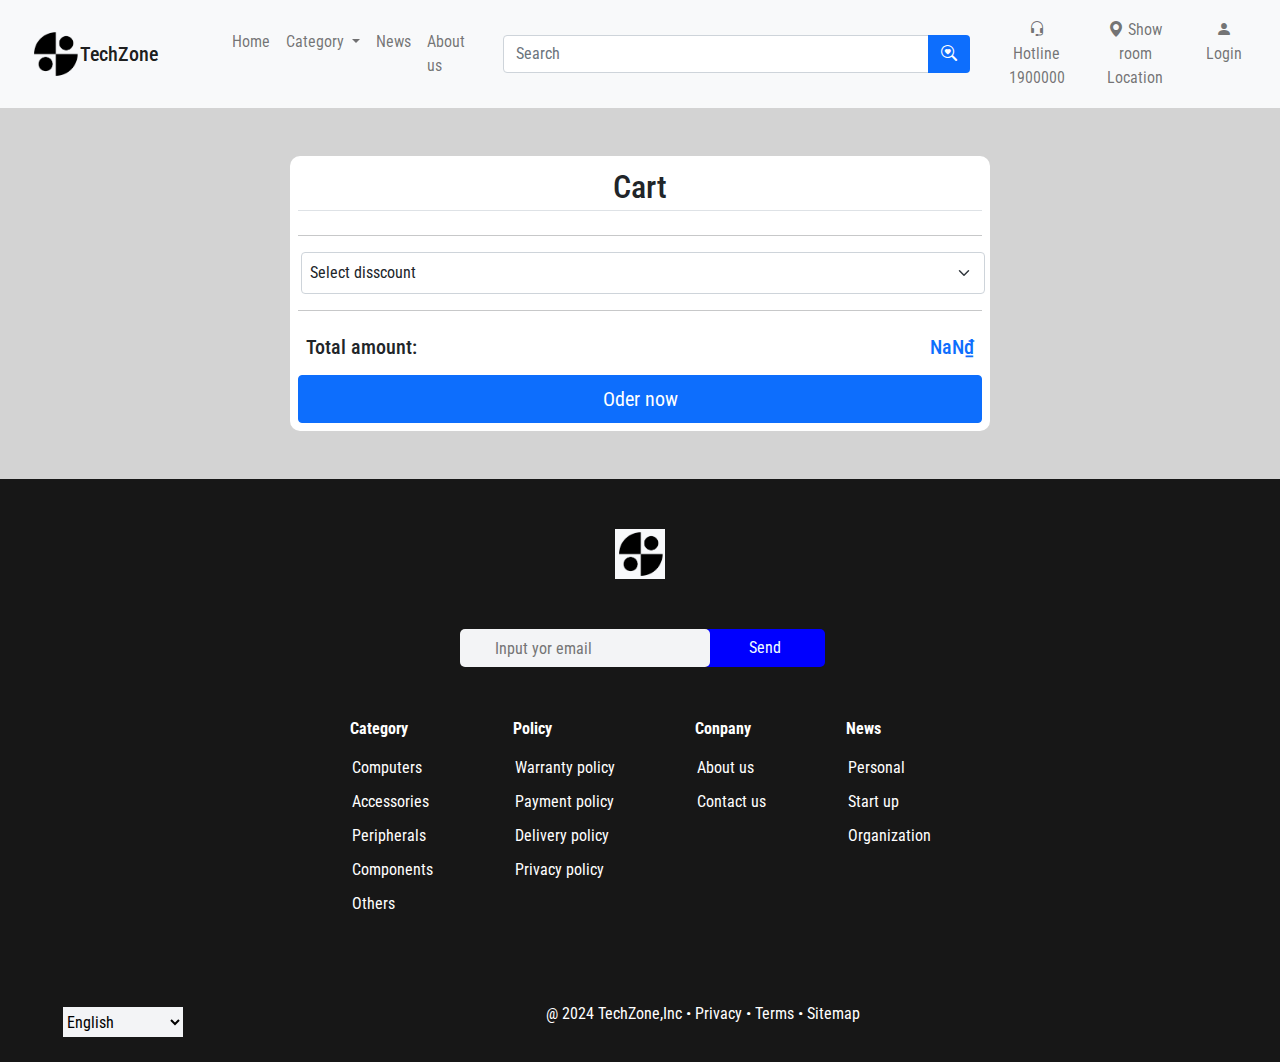
<file: html/cart.html>
<!DOCTYPE html>
<html lang="en">

<head>
    <meta charset="UTF-8">
    <meta name="viewport" content="width=device-width, initial-scale=1.0">
    <link rel="stylesheet" href="../css/bootstrap.min.css">
    <script src="../js/bootstrap.min.js"></script>
    <script src="../js/app.js" ></script>

    <link rel="preconnect" href="https://fonts.googleapis.com">
    <link rel="preconnect" href="https://fonts.gstatic.com" crossorigin>
    <link href="https://fonts.googleapis.com/css2?family=Roboto+Condensed:ital,wght@0,100..900;1,100..900&display=swap" rel="stylesheet">
    <link rel="stylesheet" href="https://cdn.jsdelivr.net/npm/bootstrap-icons@1.11.3/font/bootstrap-icons.min.css">
    <link rel="stylesheet" href="../css/style.css">
    <title>Cart</title>
    <style>
        .item {
            width: 100%;
        }
    </style>
</head>

<body>
    <div class="header navbar navbar-expand-sm navbar-light bg-light">
        <a class="navbar-brand mb-0 h1 d-flex align-items-center" href="#">
            <img src="../access/logo/logoPage.jpg" alt="logo" class="d-inline-block align-top" height="50" width="50"> TechZone
        </a>
        <button class="navbar-toggler" type="button" data-bs-toggle="collapse" data-bs-target="#navbarNav" aria-controls="navbarNav" aria-expanded="false" aria-label="Toggle navigation">
            <span class="navbar-toggler-icon"></span>
        </button>
        <div class="menu collapse navbar-collapse d-flex justify-content-between" id="navbarNav">
            <ul class="navbar-nav">
                <li class="nav-item active">
                    <a href="../index.html" class="nav-link">
                        Home
                    </a>
                </li>
                <li class="nav-item dropdown">
                    <a class="nav-link dropdown-toggle" id="navbarDropdown" role="button" data-bs-toggle="dropdown" aria-expanded="false" Features>
                        Category
                    </a>
                    <ul class="dropdown-menu" aria-labelledby="navbarDropdown">
                        <li><a href="../html/computers.html" class="dropdown-item">Computers</a></li>
                        <li><a href="../html/components.html" class="dropdown-item">Components</a></li>
                        <li><a href="../html/peripherals.html" class="dropdown-item">Peripherals</a></li>
                        <li><a href="../html/accessories.html" class="dropdown-item">Accessories</a></li>
                        <li><a href="../html/other.html" class="dropdown-item">Others</a></li>
                    </ul>
                </li>
                <li class="nav-item active">
                    <a href="../html/news.html" class="nav-link ">
                        News
                    </a>
                </li>
                <li class="nav-item active">
                    <a href="../html/aboutUs.html" class="nav-link ">
                            About us
                        </a>
                </li>
            </ul>

            <div class="input-group search-bar " style="width: 50%;">
                <input type="text" class="form-control" placeholder="Search">
                <button class="btn bg-primary" type="button">
                    <i class="bi bi-search-heart" style="color: white;"></i>
                </button>
            </div>
            <div class="d-flex align-items-center">
                <ul class="navbar-nav gap-3">
                    <li class="nav-item active align-items-center d-flex">
                        <a href="#" class="nav-link text-center">
                            <i class="bi bi-headset"></i> Hotline <br> 1900000
                        </a>
                    </li>
                    <li class="nav-item active align-items-center d-flex">
                        <a href="../html/sitemap.html" class="nav-link text-center">
                            <i class="bi bi-geo-alt-fill"></i> Show room<br> Location
                        </a>
                    </li>
                    <li class="nav-item active ">
                        <a href="../html/login.html" class="username-display nav-link text-center ">
                            <i class="bi bi-person-fill"></i>
                            <br>
                            <p id>Login</p>
                        </a>
                    </li>

                </ul>
            </div>
        </div>
    </div>
    <div class="d-flex align-items-center justify-content-center flex-column p-5" style="width: 100%;background-color: lightgrey">
        <div class="cart bg-white container p-2 " style="width: 700px; border-radius: 10px;">
            <h2 class="w-100 text-center border-bottom p-1">Cart</h2>
            <div id="cartProducts" class="d-flex justify-content-between align-items-center flex-column overflow-hidden">

            </div>
            <hr>
            <select name="" id="" class="form-select p-2">
                <option value="">Select disscount</option>
            </select>
            <hr>
            <div class="w-100 d-flex align-items-center justify-content-between p-2">
                <h5>Total amount:</h5>
                <h5 id="totalAmount" class="text-primary">0</h5>
            </div>
            <button class="btn btn-primary w-100 p-2" style="font-size: 20px;" onclick="orderNow()">Oder now</button>
        </div>

    </div>
    <div class="footer">
        <div class="logo_end"><img src="../access/logo/logoPage.jpg" alt width="50px"></div>
        <div class="subscribe">
            <div class="search">
                <input type="text" placeholder="Input yor email">
                <i class="fa-regular fa-envelope text-black-50"></i>
            </div>
            <input type="submit" class="btn btn-primary" value="Send">
        </div>
        <div class="footer-list">
            <div class="footer-list_link">
                <p><b>Category</b></p>
                <ul>
                    <li>Computers</li>
                    <li>Accessories</li>
                    <li>Peripherals</li>
                    <li>Components</li>
                    <li>Others</li>
                </ul>
            </div>
            <div class="footer-list_link">
                <p><b>Policy</b></p>
                <ul>
                    <li>Warranty policy</li>
                    <li>Payment policy</li>
                    <li>Delivery policy</li>
                    <li>Privacy policy</li>
                </ul>
            </div>
            <div class="footer-list_link">
                <p><b>Conpany</b></p>
                <ul>
                    <li>About us </li>
                    <li>Contact us</li>
                </ul>
            </div>
            <div class="footer-list_link">
                <p><b>News</b></p>
                <ul>
                    <li>Personal</li>
                    <li>Start up</li>
                    <li>Organization</li>
                </ul>
            </div>
        </div>
        <div class="footer-end">
            <select name id value="1">
                <option value="1">English</option>
                <option value="2">Vietnamese</option>
            </select>
            <div class="end_center text-center">
                <p>@ 2024 TechZone,Inc • Privacy • Terms • Sitemap</p>
            </div>
            <div class="icon_link">
                <a href="#" style="color: rgb(85, 192, 245)"> <i class="fa-brands fa-twitter"></i></a>
                <a href="#" style="color: blue"> <i class="fa-brands fa-facebook"></i></a>
                <a href="#" style="color: rgb(83, 83, 187)"> <i class="fa-brands fa-linkedin"></i></a>
                <a href="#" style="color: red"><i class="fa-brands fa-youtube"></i></a>
            </div>
        </div>
    </div>
</body>
<script>
    var totalAmount = document.getElementById("totalAmount");
    var storedTotalAmount = parseFloat(localStorage.getItem("totalAmount"));
    totalAmount.innerHTML = storedTotalAmount.toLocaleString() + '₫';
    window.onload = function() {
        cart = JSON.parse(localStorage.getItem("myCart"));
        cart.forEach((value, key) => {
            if (value != null) {
                let newItem = document.createElement('div');
                newItem.classList.add('item');
                newItem.innerHTML =
                    `
                <div class="cartProduct d-flex justify-content-between align-items-center p-2" style="width:100%">
                        <div class="d-flex justify-content-between align-items-center gap-3">
                            <p id="productId" class="d-none">${value.id}</p>
                            <p id="oPrice" class="d-none">${value.originalPrice}</p>
                            <img class="border p-1" src="${value.image[0]}" alt="" style="height: 150px; ">
                            <h6 class="text-center" id="product-name" style="width:200px">${value.name}</h6>
                        </div>
                        <h6 id="quantity" class="border p-1">${value.quantity}</h6>
                        <h6 id="total" class="text-primary">${value.price.toLocaleString()}₫</h6>
                        <button class="border p-1 btn btn-danger" onclick="remove()"> remove </button>
                </div>        
            `;
                document.querySelector("#cartProducts").appendChild(newItem);
            }
        })
    }

    function remove() {
        var cart = JSON.parse(localStorage.getItem("myCart"));
        var item = event.target.parentNode.parentNode;
        var productId = item.querySelector("#productId").textContent;
        var originalPrice = parseFloat(item.querySelector("#oPrice").textContent);
        var quantity = parseInt(item.querySelector("#quantity").textContent);
        var itemName = item.querySelector("#product-name").textContent;
        const index = cart.findIndex(item => item && item.name === itemName);
        // Remove the product from the cart
        if (index !== -1) {
            cart.splice(index, 1);
        }
        localStorage.setItem("myCart", JSON.stringify(cart));
        // Update the total amount
        var storedTotalAmount = parseFloat(localStorage.getItem("totalAmount"));
        storedTotalAmount -= (originalPrice * quantity);
        localStorage.setItem("totalAmount", storedTotalAmount.toString());

        // Update the total amount display
        var totalAmount = document.getElementById("totalAmount");
        totalAmount.innerHTML = storedTotalAmount.toLocaleString() + '₫';

        // Remove the product from the DOM
        item.remove();
    }

    function orderNow() {
        var cart = JSON.parse(localStorage.getItem("myCart"));
        if (cart != undefined) {
            window.location.href = "./checkout.html";
        } else {
            alert("Cart is empty");
        }
    }
</script>

</html>
</file>
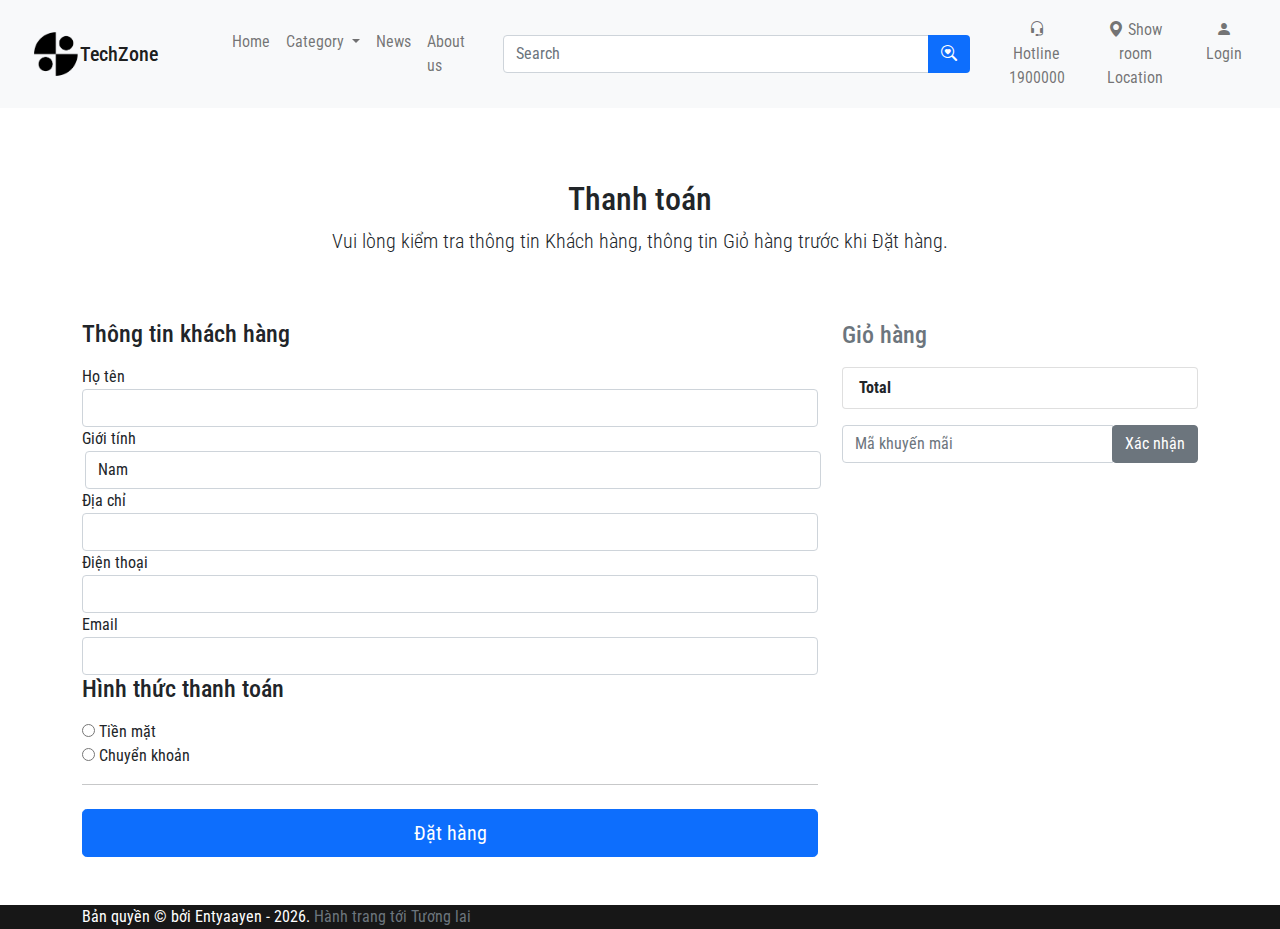
<file: html/checkout.html>
<!DOCTYPE html>
<html lang="en">

<head>
    <link rel="stylesheet" href="../css/bootstrap.min.css">
    <script src="../js/bootstrap.min.js"></script>
    <script src="../js/app.js" ></script>
    <link rel="preconnect" href="https://fonts.googleapis.com">
    <link rel="preconnect" href="https://fonts.gstatic.com" crossorigin>
    <link href="https://fonts.googleapis.com/css2?family=Roboto+Condensed:ital,wght@0,100..900;1,100..900&display=swap" rel="stylesheet">
    <link rel="stylesheet" href="https://cdn.jsdelivr.net/npm/bootstrap-icons@1.11.3/font/bootstrap-icons.min.css">
    <link rel="stylesheet" href="../css/style.css">
    <title>Checkout</title>
</head>

<body>
    <div class="header navbar navbar-expand-sm navbar-light bg-light">
        <a class="navbar-brand mb-0 h1 d-flex align-items-center" href="#">
            <img src="../access/logo/logoPage.jpg" alt="logo" class="d-inline-block align-top" height="50" width="50"> TechZone
        </a>
        <button class="navbar-toggler" type="button" data-bs-toggle="collapse" data-bs-target="#navbarNav" aria-controls="navbarNav" aria-expanded="false" aria-label="Toggle navigation">
            <span class="navbar-toggler-icon"></span>
        </button>
        <div class="menu collapse navbar-collapse d-flex justify-content-between" id="navbarNav">
            <ul class="navbar-nav">
                <li class="nav-item active">
                    <a href="../index.html" class="nav-link">
                        Home
                    </a>
                </li>
                <li class="nav-item dropdown">
                    <a class="nav-link dropdown-toggle" id="navbarDropdown" role="button" data-bs-toggle="dropdown" aria-expanded="false" Features>
                        Category
                    </a>
                    <ul class="dropdown-menu" aria-labelledby="navbarDropdown">
                        <li><a href="../html/computers.html" class="dropdown-item">Computers</a></li>
                        <li><a href="../html/emptyPage.html" class="dropdown-item">Components</a></li>
                        <li><a href="../html/emptyPage.html" class="dropdown-item">Peripherals</a></li>
                        <li><a href="../html/accessories.html" class="dropdown-item">Accessories</a></li>
                        <li><a href="../html/emptyPage.html" class="dropdown-item">Others</a></li>
                    </ul>
                </li>
                <li class="nav-item active">
                    <a href="../html/news.html" class="nav-link ">
                        News
                    </a>
                </li>
                <li class="nav-item active">
                    <a href="../html/news.html" class="nav-link ">
                            About us
                        </a>
                </li>
            </ul>

            <div class="input-group search-bar " style="width: 50%;">
                <input type="text" class="form-control" placeholder="Search">
                <button class="btn bg-primary" type="button">
                    <i class="bi bi-search-heart" style="color: white;"></i>
                </button>
            </div>
            <div class="d-flex align-items-center">
                <ul class="navbar-nav gap-3">
                    <li class="nav-item active align-items-center d-flex">
                        <a href="#" class="nav-link text-center">
                            <i class="bi bi-headset"></i> Hotline <br> 1900000
                        </a>
                    </li>
                    <li class="nav-item active align-items-center d-flex">
                        <a href="../html/sitemap.html" class="nav-link text-center">
                            <i class="bi bi-geo-alt-fill"></i> Show room<br> Location
                        </a>
                    </li>

                    <li class="nav-item active ">
                        <a href="../html/login.html" class="username-display nav-link text-center ">
                            <i class="bi bi-person-fill"></i>
                            <br>
                            <p id>Login</p>
                        </a>
                    </li>

                </ul>
            </div>
        </div>
    </div>

    <main role="main">
        <!-- Block content - Đục lỗ trên giao diện bố cục chung, đặt tên là `content` -->
        <div class="container mt-4">
            <form class="needs-validation" name="frmthanhtoan" method="post" action="#">
                <input type="hidden" name="kh_tendangnhap" value="dnpcuong">

                <div class="py-5 text-center">
                    <i class="fa fa-credit-card fa-4x" aria-hidden="true"></i>
                    <h2>Thanh toán</h2>
                    <p class="lead">Vui lòng kiểm tra thông tin Khách hàng, thông tin Giỏ hàng trước khi Đặt hàng.</p>
                </div>

                <div class="row">
                    <div class="col-md-4 order-md-2 mb-4">
                        <h4 class="d-flex justify-content-between align-items-center mb-3">
                            <span class="text-muted">Giỏ hàng</span>
                            <span class="badge badge-secondary badge-pill">2</span>
                        </h4>
                        <ul class="list-group mb-3 listCarts">
                            <li class="list-group-item d-flex justify-content-between">
                                <span><b>Total</b></span>
                                <strong id="total"></strong>
                            </li>
                        </ul>




                        <div class="input-group">
                            <input type="text" class="form-control" placeholder="Mã khuyến mãi">
                            <div class="input-group-append">
                                <button type="submit" class="btn btn-secondary">Xác nhận</button>
                            </div>
                        </div>

                    </div>
                    <div class="col-md-8 order-md-1">
                        <h4 class="mb-3">Thông tin khách hàng</h4>

                        <div class="row">
                            <div class="col-md-12">
                                <label for="kh_ten">Họ tên</label>
                                <input type="text" class="form-control avc" name="kh_ten" id="kh_ten" value="">
                            </div>
                            <div class="col-md-12">
                                <label for="kh_gioitinh">Giới tính</label>
                                <select name="" id="" class="form-control" value="1">
                                <option value="1">Nam</option>
                                <option value="2">Nữ</option>
                               </select>
                            </div>
                            <div class="col-md-12">
                                <label for="kh_diachi">Địa chỉ</label>
                                <input type="text" class="form-control avc" name="kh_diachi" id="kh_diachi" value="">
                            </div>
                            <div class="col-md-12">
                                <label for="kh_dienthoai">Điện thoại</label>
                                <input type="text" class="form-control avc" name="kh_dienthoai" id="kh_dienthoai" value="">
                            </div>
                            <div class="col-md-12">
                                <label for="kh_email">Email</label>
                                <input type="email" class="form-control avc" name="kh_email" id="kh_email" value="">
                            </div>
                        </div>

                        <h4 class="mb-3">Hình thức thanh toán</h4>

                        <div class="d-block my-3">
                            <div class="custom-control custom-radio">
                                <input id="httt-1" name="httt_ma" type="radio" class="custom-control-input" required="" value="1">
                                <label class="custom-control-label" for="httt-1">Tiền mặt</label>
                            </div>
                            <div class="custom-control custom-radio">
                                <input id="httt-2" name="httt_ma" type="radio" class="custom-control-input" required="" value="2">
                                <label class="custom-control-label" for="httt-2">Chuyển khoản</label>
                            </div>
                        </div>
                        <hr class="mb-4">
                        <div style="width: 100%;" class=" btn btn-primary btn-lg btn-block" type="submit" id="btnDatHang">Đặt hàng
                        </div>
                    </div>
                </div>
            </form>

        </div>

    </main>

    <!-- footer -->
    <footer class="footer mt-5">
        <div class="container">
            <span>Bản quyền © bởi Entyaayen - <script>document.write(new Date().getFullYear());</script>.</span>
            <span class="text-muted">Hành trang tới Tương lai</span>
        </div>
    </footer>
</body>
<script>
    var total = document.getElementById("total");
    var storedTotalAmount = parseFloat(localStorage.getItem("totalAmount"));

    var datHang = document.getElementById("btnDatHang");
    var tienMat = document.getElementById("httt-1");
    var chuyenKhoan = document.getElementById("httt-2");
    var input = document.querySelectorAll(".avc");
    var tenKH = document.getElementById("kh_ten");
    var emailKH = document.getElementById("kh_email");
    var user = [];
    //  user = JSON.parse(localStorage.getItem("user"));
    //  tenKH.value = user.username;
    //  emailKH.value = user.email;
    window.onload = function() {
        var cart = [];
        cart = JSON.parse(localStorage.getItem("myCart"));
        var totalAmount = localStorage.getItem("totalAmount");
        cart.forEach((value, key) => {
            if (value != null) {
                let newItem = document.createElement('div');
                newItem.classList.add('item');
                newItem.innerHTML =
                    `<div class="cartProduct d-flex justify-content-between align-items-center gap-3 p-3">
                        <div class="d-flex justify-content-between align-items-center gap-3">
                            <img class="border" src="${value.image[0]}" alt="" style="height: 100px;width:100px; ">
                            <h6 class="text-center" style="width:80px">${value.name}</h6>
                        </div>
                        <h6 id="quantity" class="border p-1">${value.quantity}</h6>
                        <h6 id="total" class="text-primary">${value.price.toLocaleString()}₫</h6>
                </div>   
            `;
                document.querySelector(".listCarts").appendChild(newItem);
            }
            total.innerHTML = storedTotalAmount.toLocaleString() + '₫';
        })
    }
    let myBank = {
        BANK_ID: "ICB",
        ACCOUNT_NO: "105874911011"
    }
    datHang.addEventListener("click", () => {
        for (var i = 0; i < input.length; i++) {
            if (input[i].value.trim() === "") {
                alert("Vui lòng nhập đầy đủ thông tin!");
                break;
            }
        }
        if (!tienMat.checked && !chuyenKhoan.checked) {
            alert("Vui lòng lựa chọn hình thức thanh toán!!")
        } else if (tienMat.checked && !chuyenKhoan.checked) {
            alert("Đơn hàng của bạn sẽ được chuẩn bị!!")
            localStorage.removeItem("myCart");
            localStorage.removeItem("totalAmount");

        } else if (!tienMat.checked && chuyenKhoan.checked) {
            var totalPrice = localStorage.getItem("totalAmount");
            alert("Vui lòng thanh toán qua QR CODE để hoàn tất đặt hàng!")
            let qrcode =
                'https://img.vietqr.io/image/' + myBank.BANK_ID + '-' + myBank.ACCOUNT_NO +
                '-compact2.png?amount=' + totalPrice.toLocaleString() + '₫' + '&addInfo=thanh toan cho nikeShop'
            var win = window.open(qrcode, "_blank");
            win.focus();
            window.location.href = "../index.html";
            localStorage.removeItem("myCart");
            localStorage.removeItem("totalAmount");
            console.log(storedTotalAmount.toLocaleString());
        }
    })
</script>

</html>
</file>
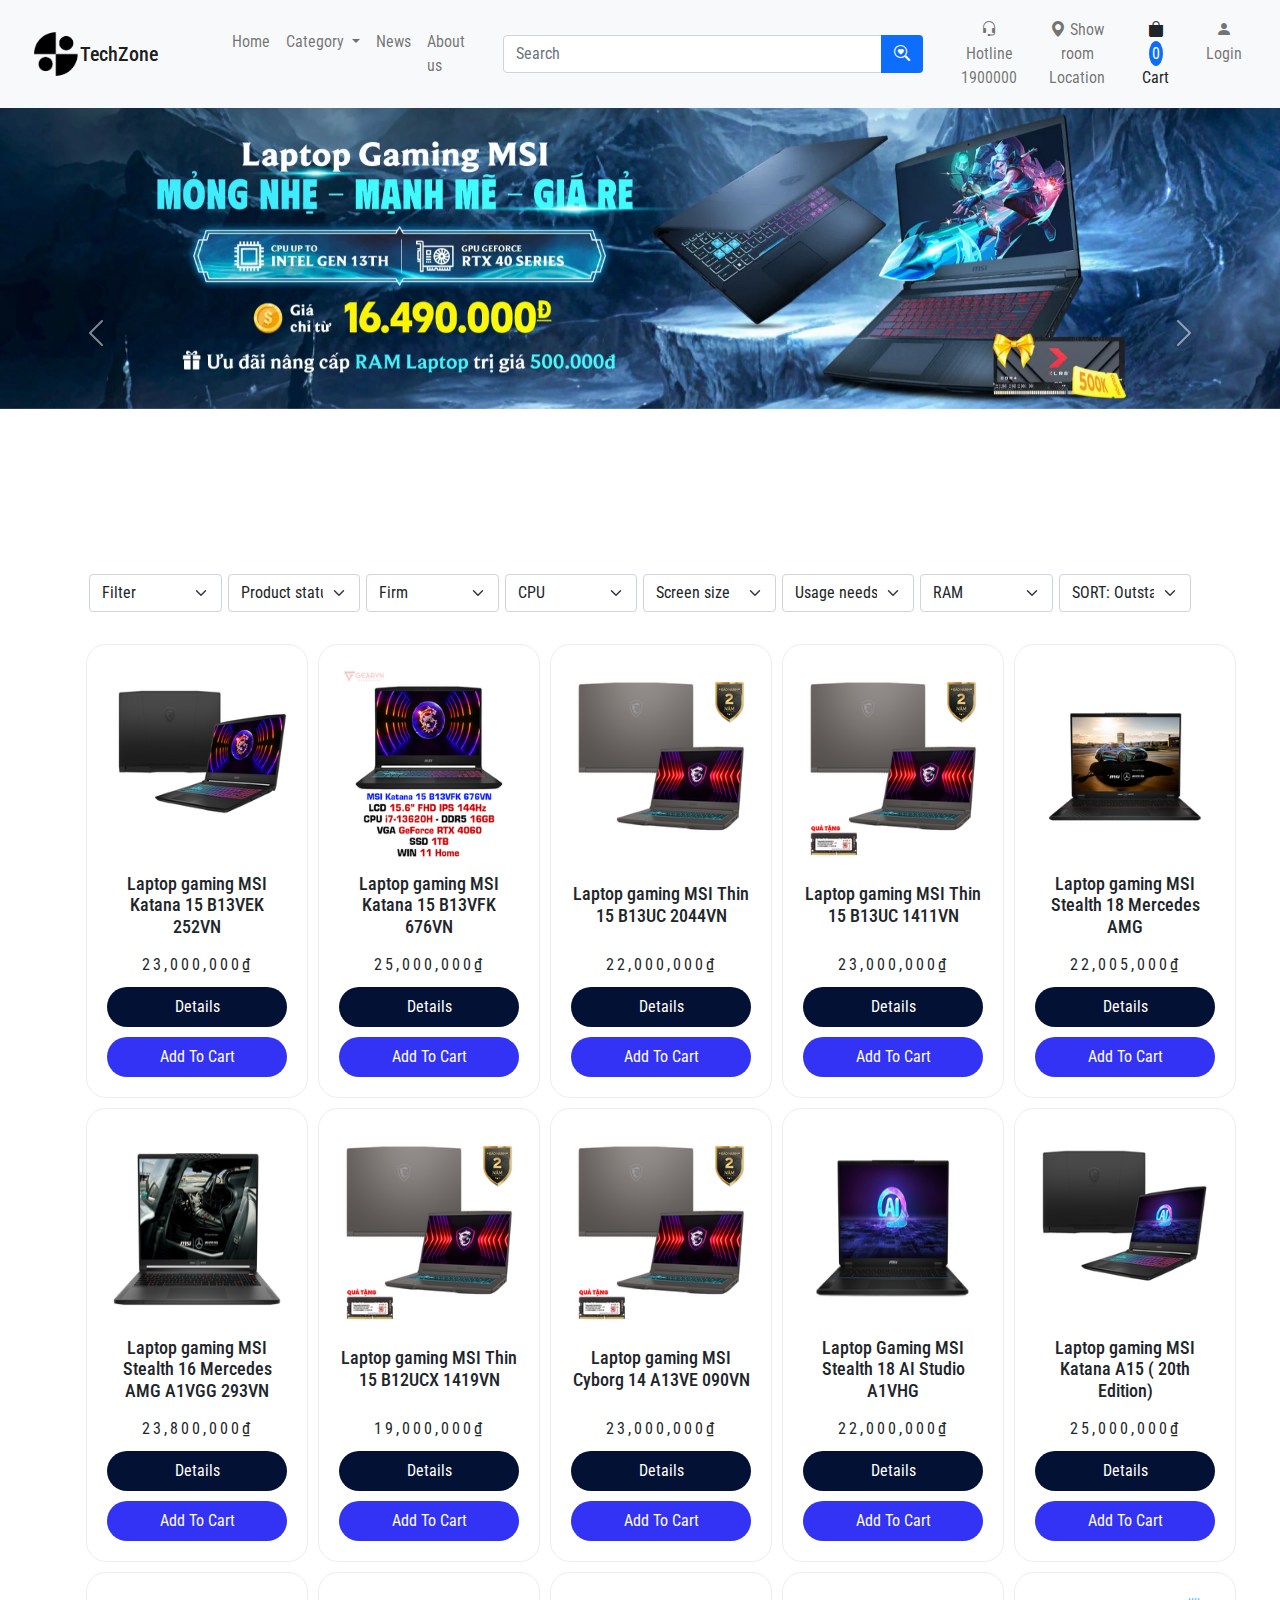
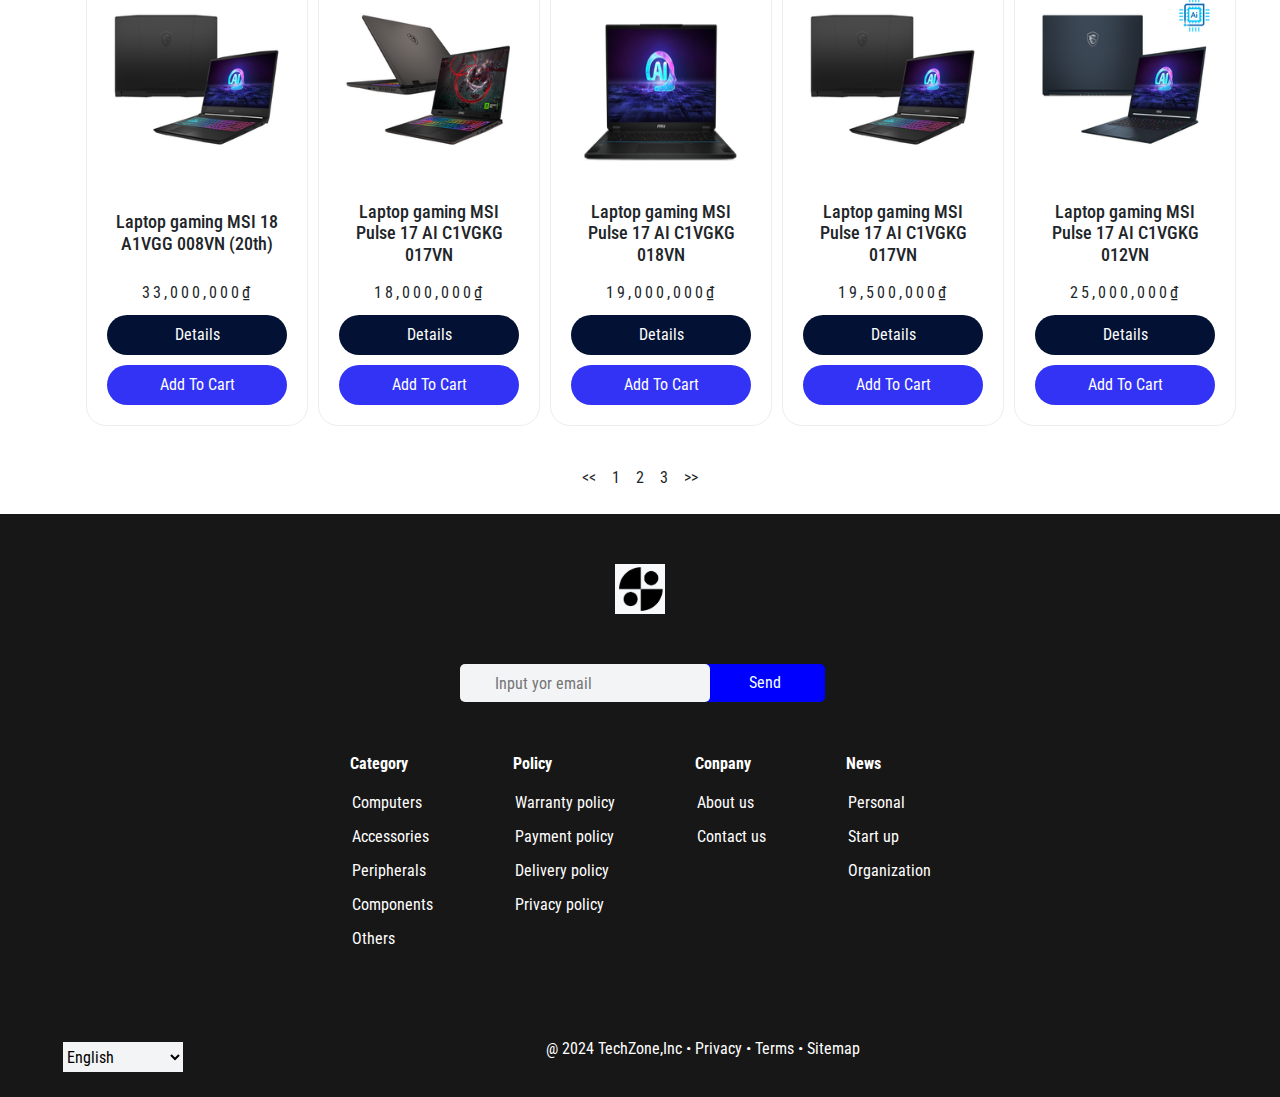
<file: html/computers.html>
<!DOCTYPE html>
<html lang="en">

<head>
    <meta charset="UTF-8">
    <meta name="viewport" content="width=device-width, initial-scale=1.0">
    <link rel="stylesheet" href="../css/bootstrap.min.css">
    <script src="../js/bootstrap.min.js"></script>
    <link rel="stylesheet" href="../css/style.css">
    <link rel="preconnect" href="https://fonts.googleapis.com">
    <link rel="preconnect" href="https://fonts.gstatic.com" crossorigin>
    <link rel="stylesheet" href="https://cdnjs.cloudflare.com/ajax/libs/font-awesome/6.6.0/css/all.min.css" integrity="sha512-Kc323vGBEqzTmouAECnVceyQqyqdsSiqLQISBL29aUW4U/M7pSPA/gEUZQqv1cwx4OnYxTxve5UMg5GT6L4JJg==" crossorigin="anonymous" referrerpolicy="no-referrer"
    />
    <link href="https://fonts.googleapis.com/css2?family=Roboto+Condensed:ital,wght@0,100..900;1,100..900&display=swap" rel="stylesheet">
    <link rel="stylesheet" href="https://cdn.jsdelivr.net/npm/bootstrap-icons@1.11.3/font/bootstrap-icons.min.css">

    <script src="../js/app.js"></script>
    <script src="../js/loadComputers.js"></script>

    <title>Computers</title>
</head>

<body>
    <div class="header navbar navbar-expand-sm navbar-light bg-light">
        <a class="navbar-brand mb-0 h1 d-flex align-items-center" href="#">
            <img src="../access/logo/logoPage.jpg" alt="logo" class="d-inline-block align-top" height="50" width="50"> TechZone
        </a>
        <button class="navbar-toggler" type="button" data-bs-toggle="collapse" data-bs-target="#navbarNav" aria-controls="navbarNav" aria-expanded="false" aria-label="Toggle navigation">
            <span class="navbar-toggler-icon"></span>
        </button>
        <div class="menu collapse navbar-collapse d-flex justify-content-between" id="navbarNav">
            <ul class="navbar-nav">
                <li class="nav-item active">
                    <a href="../index.html" class="nav-link">
                        Home
                    </a>
                </li>
                <li class="nav-item dropdown">
                    <a class="nav-link dropdown-toggle" id="navbarDropdown" role="button" data-bs-toggle="dropdown" aria-expanded="false" Features>
                        Category
                    </a>
                    <ul class="dropdown-menu" aria-labelledby="navbarDropdown">
                        <li><a href="../html/computers.html" class="dropdown-item">Computers</a></li>
                        <li><a href="../html/emptyPage.html" class="dropdown-item">Components</a></li>
                        <li><a href="../html/emptyPage.html" class="dropdown-item">Peripherals</a></li>
                        <li><a href="../html/accessories.html" class="dropdown-item">Accessories</a></li>
                        <li><a href="../html/emptyPage.html" class="dropdown-item">Others</a></li>
                    </ul>
                </li>
                <li class="nav-item active">
                    <a href="../html/news.html" class="nav-link ">
                        News
                    </a>
                </li>
                <li class="nav-item active">
                    <a href="../html/news.html" class="nav-link ">
                                About us
                            </a>
                </li>
            </ul>

            <div class="input-group search-bar " style="width: 50%;">
                <input type="text" class="form-control" placeholder="Search">
                <button class="btn bg-primary" type="button">
                    <i class="bi bi-search-heart" style="color: white;"></i>
                </button>
            </div>
            <div class="d-flex align-items-center">
                <ul class="navbar-nav gap-3">
                    <li class="nav-item active align-items-center d-flex">
                        <a href="#" class="nav-link text-center">
                            <i class="bi bi-headset"></i> Hotline <br> 1900000
                        </a>
                    </li>
                    <li class="nav-item active align-items-center d-flex">
                        <a href="../html/sitemap.html" class="nav-link text-center">
                            <i class="bi bi-geo-alt-fill"></i> Show room<br> Location
                        </a>
                    </li>
                    <li class="nav-item active align-items-center d-flex">
                        <button type="button" class="btn btn-outline-none icon-cart">
                            <i class="bi bi-bag-fill"></i>
                            <span class="bg-primary text-white" id="quantityCart" style="padding:3px; border-radius: 50%;">0</span>
                            <br>
                            Cart
                        </button>
                    </li>
                    <li class="nav-item active ">
                        <a href="../html/login.html" class="username-display nav-link text-center ">
                            <i class="bi bi-person-fill"></i>
                            <br>
                            <p id>Login</p>
                        </a>
                    </li>
                </ul>
            </div>
        </div>
    </div>
    <div class="cartTab">
        <div class="cartTab-title">
            <p>SHOPING CART</p>
        </div>
        <div class="listCart">

        </div>
        <div class="btn">
            <button class="close">CLOSE</button>
            <button class="checkOut" onclick="checkOut()">CHECK OUT</button>
        </div>
    </div>
    <div id="carouselExampleControls" class="carousel slide overflow-hidden" data-bs-ride="carousel" style="height: 50vh;">
        <div class="carousel-inner">
            <div class="carousel-item active">
                <img src="../access/banner/banner_collections_gaming_msi.webp" class="d-block w-100" alt="...">
            </div>
            <div class="carousel-item ">
                <img src="../access/banner/banner_web_collection_1920x420_laptop_van_phong.webp" class="d-block w-100" alt="...">
            </div>

            <div class="carousel-item">
                <img src="../access/banner/banner_collection_laptop_asus_vivobook.webp" class="d-block w-100" alt="...">
            </div>
        </div>
        <button class="carousel-control-prev" type="button" data-bs-target="#carouselExampleControls" data-bs-slide="prev">
          <span class="carousel-control-prev-icon" aria-hidden="true"></span>
          <span class="visually-hidden">Previous</span>
        </button>
        <button class="carousel-control-next" type="button" data-bs-target="#carouselExampleControls" data-bs-slide="next">
          <span class="carousel-control-next-icon" aria-hidden="true"></span>
          <span class="visually-hidden">Next</span>
        </button>
    </div>
    <div class="container d-flex p-3 g-3">
        <select name="" id="" class="form-select">
            
            <option value=""></i>Filter</option>
        </select>
        <select name="" id="" class="form-select">
            <option value="">Product status</option>
        </select>
        <select name="" id="" class="form-select">
            <option value="">Firm</option>
        </select>
        <select name="" id="" class="form-select">
            <option value="">CPU</option>
        </select>
        <select name="" id="" class="form-select">
            <option value="">Screen size</option>
        </select>
        <select name="" id="" class="form-select">
            <option value="">Usage needs</option>
        </select>
        <select name="" id="" class="form-select">
            <option value="">RAM</option>
        </select>
        <select name="" id="" class="form-select">
            <option value="">SORT:
                Outstanding</option>
        </select>


    </div>
    <div class="container p-3">

        <div class="list-product">
        </div>
    </div>
    <div class="container d-flex align-items-center justify-content-center gap-3 p-4" style="cursor: pointer;">
        <span><<</span>
        <span>1</span>
        <span>2</span>
        <span>3</span>
        <span>>></span>
    </div>
    <div class="footer">
        <div class="logo_end"><img src="../access/logo/logoPage.jpg" alt width="50px"></div>
        <div class="subscribe">
            <div class="search">
                <input type="text" placeholder="Input yor email">
                <i class="fa-regular fa-envelope text-black-50"></i>
            </div>
            <input type="submit" class="btn btn-primary" value="Send">
        </div>
        <div class="footer-list">
            <div class="footer-list_link">
                <p><b>Category</b></p>
                <ul>
                    <li>Computers</li>
                    <li>Accessories</li>
                    <li>Peripherals</li>
                    <li>Components</li>
                    <li>Others</li>
                </ul>
            </div>
            <div class="footer-list_link">
                <p><b>Policy</b></p>
                <ul>
                    <li>Warranty policy</li>
                    <li>Payment policy</li>
                    <li>Delivery policy</li>
                    <li>Privacy policy</li>
                </ul>
            </div>
            <div class="footer-list_link">
                <p><b>Conpany</b></p>
                <ul>
                    <li>About us </li>
                    <li>Contact us</li>
                </ul>
            </div>
            <div class="footer-list_link">
                <p><b>News</b></p>
                <ul>
                    <li>Personal</li>
                    <li>Start up</li>
                    <li>Organization</li>
                </ul>
            </div>
        </div>
        <div class="footer-end">
            <select name id value="1">
                <option value="1">English</option>
                <option value="2">Vietnamese</option>
            </select>
            <div class="end_center text-center">
                <p>@ 2024 TechZone,Inc • Privacy • Terms • Sitemap</p>
            </div>
            <div class="icon_link">
                <a href="#" style="color: rgb(85, 192, 245)"> <i class="fa-brands fa-twitter"></i></a>
                <a href="#" style="color: blue"> <i class="fa-brands fa-facebook"></i></a>
                <a href="#" style="color: rgb(83, 83, 187)"> <i class="fa-brands fa-linkedin"></i></a>
                <a href="#" style="color: red"><i class="fa-brands fa-youtube"></i></a>
            </div>
        </div>
    </div>
</body>

</html>
</file>
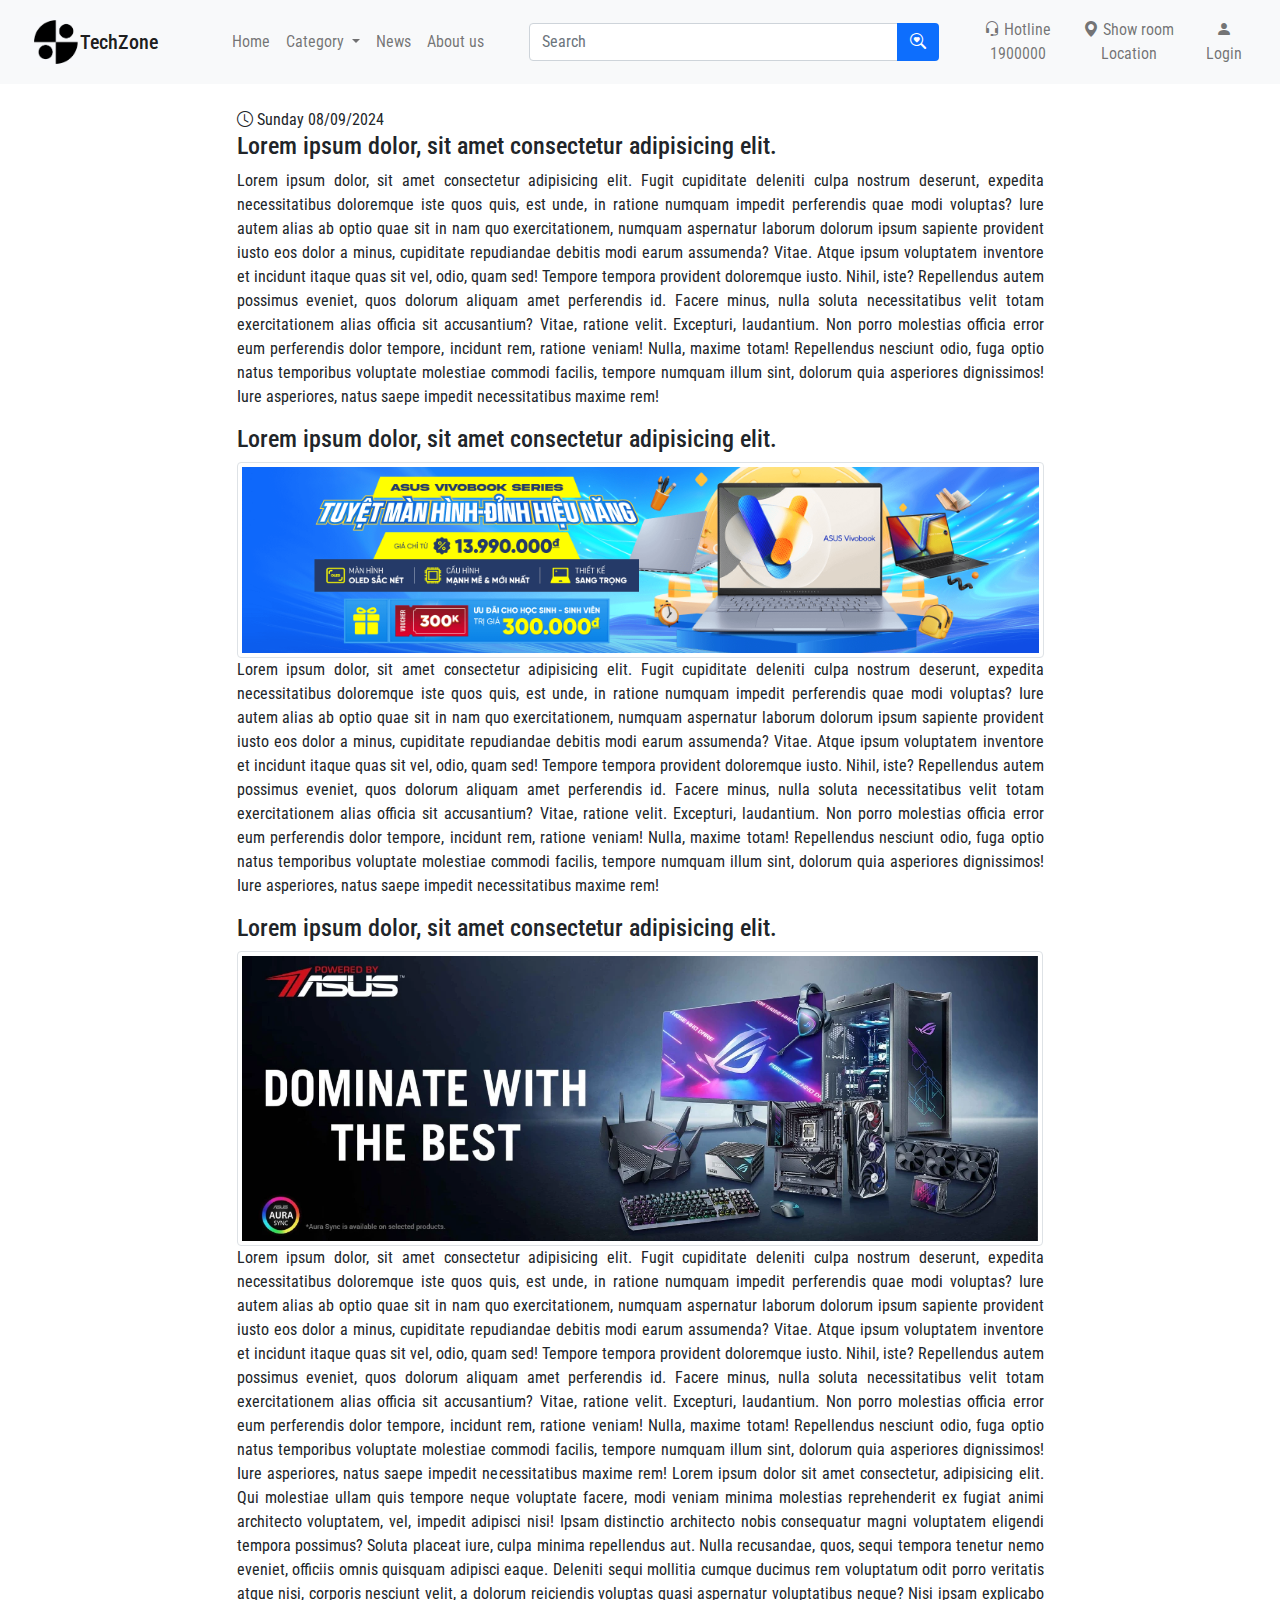
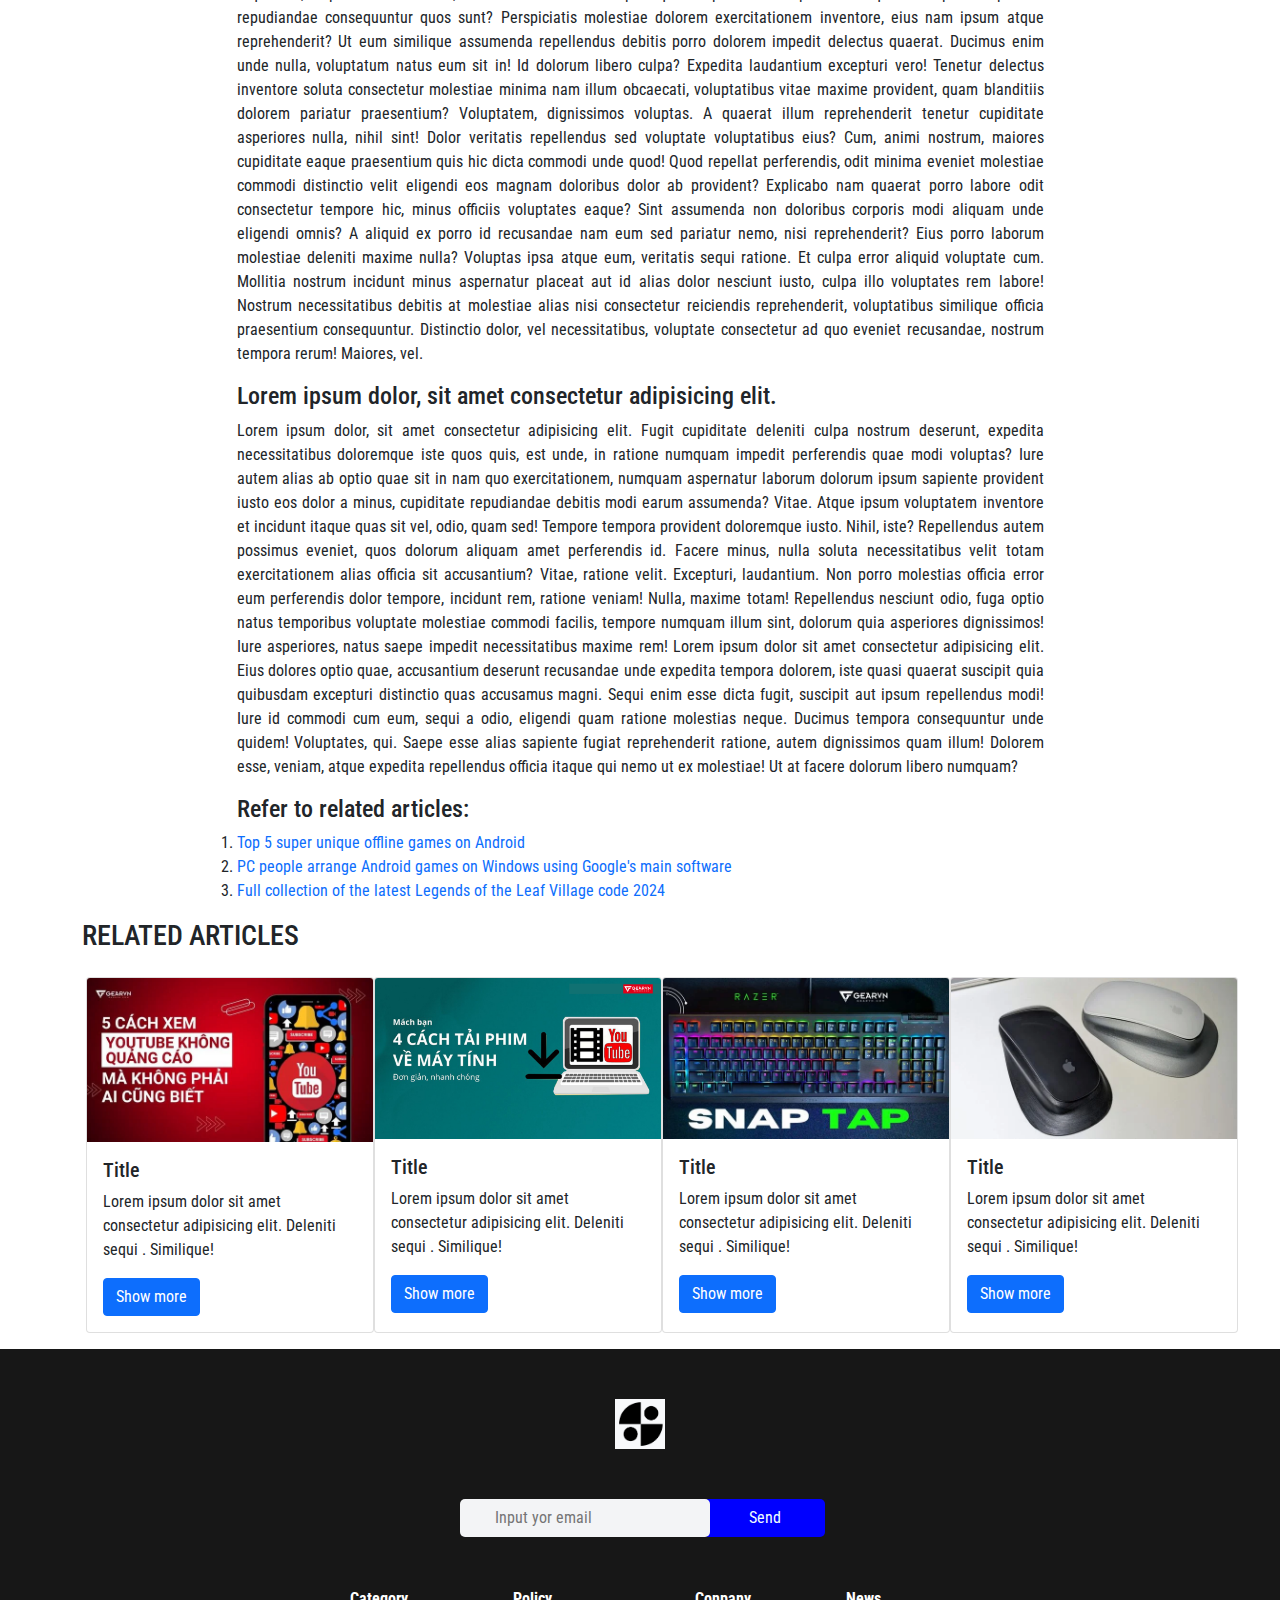
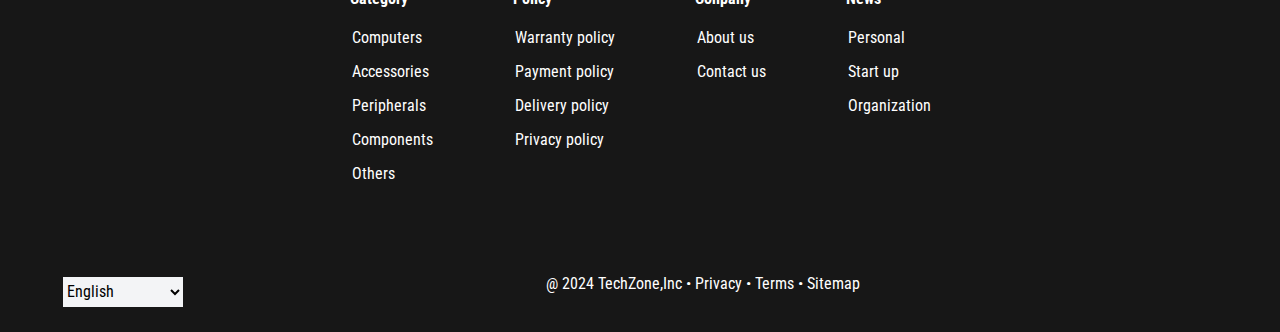
<file: html/detail-news.html>
<!DOCTYPE html>
<html lang="en">

<head>
    <meta charset="UTF-8">
    <meta name="viewport" content="width=device-width, initial-scale=1.0">
    <link rel="stylesheet" href="../css/bootstrap.min.css">
    <link rel="stylesheet" href="../css/detail.css">
    <script src="../js/bootstrap.min.js"></script>

    <link rel="preconnect" href="https://fonts.googleapis.com">
    <link rel="preconnect" href="https://fonts.gstatic.com" crossorigin>
    <link rel="stylesheet" href="https://cdnjs.cloudflare.com/ajax/libs/font-awesome/6.6.0/css/all.min.css" integrity="sha512-Kc323vGBEqzTmouAECnVceyQqyqdsSiqLQISBL29aUW4U/M7pSPA/gEUZQqv1cwx4OnYxTxve5UMg5GT6L4JJg==" crossorigin="anonymous" referrerpolicy="no-referrer"
    />
    <link href="https://fonts.googleapis.com/css2?family=Roboto+Condensed:ital,wght@0,100..900;1,100..900&display=swap" rel="stylesheet">
    <link rel="stylesheet" href="https://cdn.jsdelivr.net/npm/bootstrap-icons@1.11.3/font/bootstrap-icons.min.css">
    <link rel="stylesheet" href="../css/style.css">
    <script src="../js/details-news.js"></script>

    <title>Details</title>
</head>

<body>
    <div class="header navbar navbar-expand-sm navbar-light bg-light">
        <a class="navbar-brand mb-0 h1 d-flex align-items-center" href="#">
            <img src="../access/logo/logoPage.jpg" alt="logo" class="d-inline-block align-top" height="50" width="50"> TechZone
        </a>
        <button class="navbar-toggler" type="button" data-bs-toggle="collapse" data-bs-target="#navbarNav" aria-controls="navbarNav" aria-expanded="false" aria-label="Toggle navigation">
            <span class="navbar-toggler-icon"></span>
        </button>
        <div class="menu collapse navbar-collapse d-flex justify-content-between" id="navbarNav">
            <ul class="navbar-nav">
                <li class="nav-item active">
                    <a href="../index.html" class="nav-link">
                        Home
                    </a>
                </li>
                <li class="nav-item dropdown">
                    <a class="nav-link dropdown-toggle" id="navbarDropdown" role="button" data-bs-toggle="dropdown" aria-expanded="false" Features>
                        Category
                    </a>
                    <ul class="dropdown-menu" aria-labelledby="navbarDropdown">
                        <li><a href="../html/computers.html" class="dropdown-item">Computers</a></li>
                        <li><a href="../html/emptyPage.html" class="dropdown-item">Components</a></li>
                        <li><a href="../html/emptyPage.html" class="dropdown-item">Peripherals</a></li>
                        <li><a href="../html/accessories.html" class="dropdown-item">Accessories</a></li>
                        <li><a href="../html/emptyPage.html" class="dropdown-item">Others</a></li>
                    </ul>
                </li>
                <li class="nav-item active">
                    <a href="../html/news.html" class="nav-link ">
                        News
                    </a>
                </li>
                <li class="nav-item active">
                    <a href="../html/news.html" class="nav-link ">
                                About us
                            </a>
                </li>
            </ul>

            <div class="input-group search-bar " style="width: 40%;">
                <input type="text" class="form-control" placeholder="Search">
                <button class="btn bg-primary" type="button">
                    <i class="bi bi-search-heart" style="color: white;"></i>
                </button>
            </div>
            <div class="d-flex align-items-center">
                <ul class="navbar-nav gap-3">
                    <li class="nav-item active align-items-center d-flex">
                        <a href="#" class="nav-link text-center">
                            <i class="bi bi-headset"></i> Hotline <br> 1900000
                        </a>
                    </li>
                    <li class="nav-item active align-items-center d-flex">
                        <a href="../html/sitemap.html" class="nav-link text-center">
                            <i class="bi bi-geo-alt-fill"></i> Show room<br> Location
                        </a>
                    </li>
                    <li class="nav-item active ">
                        <a href="../html/login.html" class="username-display nav-link text-center ">
                            <i class="bi bi-person-fill"></i>
                            <br>
                            <p id>Login</p>
                        </a>
                    </li>

                </ul>
            </div>
        </div>
    </div>
    <div class="container p-3 " id="details-news">
        <h1 class="text-center" id="name"></h1>
        <!-- <div class="d-flex justify-content-center">
                <img src="" class="" alt="" id="img">

            </div> -->
        <div class="container w-75">
            <span>
                <i class="bi bi-clock"></i>
                Sunday 08/09/2024
                <a href="#" id="author"></a>
            </span>
        </div>
        <div class="container w-75">
            <h4>Lorem ipsum dolor, sit amet consectetur adipisicing elit.</h4>
            <p style="text-align: justify;">
                Lorem ipsum dolor, sit amet consectetur adipisicing elit. Fugit cupiditate deleniti culpa nostrum deserunt, expedita necessitatibus doloremque iste quos quis, est unde, in ratione numquam impedit perferendis quae modi voluptas? Iure autem alias ab optio
                quae sit in nam quo exercitationem, numquam aspernatur laborum dolorum ipsum sapiente provident iusto eos dolor a minus, cupiditate repudiandae debitis modi earum assumenda? Vitae. Atque ipsum voluptatem inventore et incidunt itaque quas
                sit vel, odio, quam sed! Tempore tempora provident doloremque iusto. Nihil, iste? Repellendus autem possimus eveniet, quos dolorum aliquam amet perferendis id. Facere minus, nulla soluta necessitatibus velit totam exercitationem alias
                officia sit accusantium? Vitae, ratione velit. Excepturi, laudantium. Non porro molestias officia error eum perferendis dolor tempore, incidunt rem, ratione veniam! Nulla, maxime totam! Repellendus nesciunt odio, fuga optio natus temporibus
                voluptate molestiae commodi facilis, tempore numquam illum sint, dolorum quia asperiores dignissimos! Iure asperiores, natus saepe impedit necessitatibus maxime rem!
            </p>
            <h4>Lorem ipsum dolor, sit amet consectetur adipisicing elit.</h4>
            <img src="../access/banner/banner_collection_laptop_asus_vivobook.webp" class="img-thumbnail" alt="">

            <p style="text-align: justify;">
                Lorem ipsum dolor, sit amet consectetur adipisicing elit. Fugit cupiditate deleniti culpa nostrum deserunt, expedita necessitatibus doloremque iste quos quis, est unde, in ratione numquam impedit perferendis quae modi voluptas? Iure autem alias ab optio
                quae sit in nam quo exercitationem, numquam aspernatur laborum dolorum ipsum sapiente provident iusto eos dolor a minus, cupiditate repudiandae debitis modi earum assumenda? Vitae. Atque ipsum voluptatem inventore et incidunt itaque quas
                sit vel, odio, quam sed! Tempore tempora provident doloremque iusto. Nihil, iste? Repellendus autem possimus eveniet, quos dolorum aliquam amet perferendis id. Facere minus, nulla soluta necessitatibus velit totam exercitationem alias
                officia sit accusantium? Vitae, ratione velit. Excepturi, laudantium. Non porro molestias officia error eum perferendis dolor tempore, incidunt rem, ratione veniam! Nulla, maxime totam! Repellendus nesciunt odio, fuga optio natus temporibus
                voluptate molestiae commodi facilis, tempore numquam illum sint, dolorum quia asperiores dignissimos! Iure asperiores, natus saepe impedit necessitatibus maxime rem!
            </p>
            <h4>Lorem ipsum dolor, sit amet consectetur adipisicing elit.</h4>
            <img src="../access/banner/PC-GAMING-ASUS-XZONE-DONG-NAI.webp" class="img-thumbnail" alt="">
            <p style="text-align: justify;">
                Lorem ipsum dolor, sit amet consectetur adipisicing elit. Fugit cupiditate deleniti culpa nostrum deserunt, expedita necessitatibus doloremque iste quos quis, est unde, in ratione numquam impedit perferendis quae modi voluptas? Iure autem alias ab optio
                quae sit in nam quo exercitationem, numquam aspernatur laborum dolorum ipsum sapiente provident iusto eos dolor a minus, cupiditate repudiandae debitis modi earum assumenda? Vitae. Atque ipsum voluptatem inventore et incidunt itaque quas
                sit vel, odio, quam sed! Tempore tempora provident doloremque iusto. Nihil, iste? Repellendus autem possimus eveniet, quos dolorum aliquam amet perferendis id. Facere minus, nulla soluta necessitatibus velit totam exercitationem alias
                officia sit accusantium? Vitae, ratione velit. Excepturi, laudantium. Non porro molestias officia error eum perferendis dolor tempore, incidunt rem, ratione veniam! Nulla, maxime totam! Repellendus nesciunt odio, fuga optio natus temporibus
                voluptate molestiae commodi facilis, tempore numquam illum sint, dolorum quia asperiores dignissimos! Iure asperiores, natus saepe impedit necessitatibus maxime rem! Lorem ipsum dolor sit amet consectetur, adipisicing elit. Qui molestiae
                ullam quis tempore neque voluptate facere, modi veniam minima molestias reprehenderit ex fugiat animi architecto voluptatem, vel, impedit adipisci nisi! Ipsam distinctio architecto nobis consequatur magni voluptatem eligendi tempora possimus?
                Soluta placeat iure, culpa minima repellendus aut. Nulla recusandae, quos, sequi tempora tenetur nemo eveniet, officiis omnis quisquam adipisci eaque. Deleniti sequi mollitia cumque ducimus rem voluptatum odit porro veritatis atque nisi,
                corporis nesciunt velit, a dolorum reiciendis voluptas quasi aspernatur voluptatibus neque? Nisi ipsam explicabo repudiandae consequuntur quos sunt? Perspiciatis molestiae dolorem exercitationem inventore, eius nam ipsum atque reprehenderit?
                Ut eum similique assumenda repellendus debitis porro dolorem impedit delectus quaerat. Ducimus enim unde nulla, voluptatum natus eum sit in! Id dolorum libero culpa? Expedita laudantium excepturi vero! Tenetur delectus inventore soluta
                consectetur molestiae minima nam illum obcaecati, voluptatibus vitae maxime provident, quam blanditiis dolorem pariatur praesentium? Voluptatem, dignissimos voluptas. A quaerat illum reprehenderit tenetur cupiditate asperiores nulla, nihil
                sint! Dolor veritatis repellendus sed voluptate voluptatibus eius? Cum, animi nostrum, maiores cupiditate eaque praesentium quis hic dicta commodi unde quod! Quod repellat perferendis, odit minima eveniet molestiae commodi distinctio velit
                eligendi eos magnam doloribus dolor ab provident? Explicabo nam quaerat porro labore odit consectetur tempore hic, minus officiis voluptates eaque? Sint assumenda non doloribus corporis modi aliquam unde eligendi omnis? A aliquid ex porro
                id recusandae nam eum sed pariatur nemo, nisi reprehenderit? Eius porro laborum molestiae deleniti maxime nulla? Voluptas ipsa atque eum, veritatis sequi ratione. Et culpa error aliquid voluptate cum. Mollitia nostrum incidunt minus aspernatur
                placeat aut id alias dolor nesciunt iusto, culpa illo voluptates rem labore! Nostrum necessitatibus debitis at molestiae alias nisi consectetur reiciendis reprehenderit, voluptatibus similique officia praesentium consequuntur. Distinctio
                dolor, vel necessitatibus, voluptate consectetur ad quo eveniet recusandae, nostrum tempora rerum! Maiores, vel.
            </p>
            <h4>Lorem ipsum dolor, sit amet consectetur adipisicing elit.</h4>
            <p style="text-align: justify;">
                Lorem ipsum dolor, sit amet consectetur adipisicing elit. Fugit cupiditate deleniti culpa nostrum deserunt, expedita necessitatibus doloremque iste quos quis, est unde, in ratione numquam impedit perferendis quae modi voluptas? Iure autem alias ab optio
                quae sit in nam quo exercitationem, numquam aspernatur laborum dolorum ipsum sapiente provident iusto eos dolor a minus, cupiditate repudiandae debitis modi earum assumenda? Vitae. Atque ipsum voluptatem inventore et incidunt itaque quas
                sit vel, odio, quam sed! Tempore tempora provident doloremque iusto. Nihil, iste? Repellendus autem possimus eveniet, quos dolorum aliquam amet perferendis id. Facere minus, nulla soluta necessitatibus velit totam exercitationem alias
                officia sit accusantium? Vitae, ratione velit. Excepturi, laudantium. Non porro molestias officia error eum perferendis dolor tempore, incidunt rem, ratione veniam! Nulla, maxime totam! Repellendus nesciunt odio, fuga optio natus temporibus
                voluptate molestiae commodi facilis, tempore numquam illum sint, dolorum quia asperiores dignissimos! Iure asperiores, natus saepe impedit necessitatibus maxime rem! Lorem ipsum dolor sit amet consectetur adipisicing elit. Eius dolores
                optio quae, accusantium deserunt recusandae unde expedita tempora dolorem, iste quasi quaerat suscipit quia quibusdam excepturi distinctio quas accusamus magni. Sequi enim esse dicta fugit, suscipit aut ipsum repellendus modi! Iure id
                commodi cum eum, sequi a odio, eligendi quam ratione molestias neque. Ducimus tempora consequuntur unde quidem! Voluptates, qui. Saepe esse alias sapiente fugiat reprehenderit ratione, autem dignissimos quam illum! Dolorem esse, veniam,
                atque expedita repellendus officia itaque qui nemo ut ex molestiae! Ut at facere dolorum libero numquam?
            </p>
            <h4>Refer to related articles:</h4>
            <li type="1"><a href="">Top 5 super unique offline games on Android</a></li>
            <li type="1"><a href="">PC people arrange Android games on Windows using Google's main software</a></li>
            <li type="1"><a href="">Full collection of the latest Legends of the Leaf Village code 2024</a></li>
        </div>
    </div>
    <div class="container">
        <div class="w-50">
            <h3 class="">RELATED ARTICLES</h3>
        </div>
    </div>
    <div class="container news-cards p-3">
        <div class="card" style="width: 18rem;" id="">
            <img src="../access/category/news/4.webp" class="card-img-top" alt="...">
            <div class="card-body">
                <h5 class="card-title">Title</h5>
                <p class="card-text">
                    Lorem ipsum dolor sit amet consectetur adipisicing elit. Deleniti sequi . Similique!

                </p>
                <button class="btn btn-primary">Show more</button>
            </div>
        </div>
        <div class="card" style="width: 18rem;" id="">
            <img src="../access/category/news/5.webp" class="card-img-top" alt="...">
            <div class="card-body">
                <h5 class="card-title">Title</h5>
                <p class="card-text">
                    Lorem ipsum dolor sit amet consectetur adipisicing elit. Deleniti sequi . Similique!

                </p>
                <button class="btn btn-primary">Show more</button>
            </div>
        </div>
        <div class="card" style="width: 18rem;" id="">
            <img src="../access/category/news/2.webp" class="card-img-top" alt="...">
            <div class="card-body">
                <h5 class="card-title">Title</h5>
                <p class="card-text">
                    Lorem ipsum dolor sit amet consectetur adipisicing elit. Deleniti sequi . Similique!

                </p>
                <button class="btn btn-primary">Show more</button>
            </div>
        </div>
        <div class="card" style="width: 18rem;" id="">
            <img src="../access/category/news/6.webp" class="card-img-top" alt="...">
            <div class="card-body">
                <h5 class="card-title">Title</h5>
                <p class="card-text">
                    Lorem ipsum dolor sit amet consectetur adipisicing elit. Deleniti sequi . Similique!

                </p>
                <button class="btn btn-primary">Show more</button>
            </div>
        </div>
    </div>
    <div class="footer">
        <div class="logo_end"><img src="../access/logo/logoPage.jpg" alt width="50px"></div>
        <div class="subscribe">
            <div class="search">
                <input type="text" placeholder="Input yor email">
                <i class="fa-regular fa-envelope text-black-50"></i>
            </div>
            <input type="submit" class="btn btn-primary" value="Send">
        </div>
        <div class="footer-list">
            <div class="footer-list_link">
                <p><b>Category</b></p>
                <ul>
                    <li>Computers</li>
                    <li>Accessories</li>
                    <li>Peripherals</li>
                    <li>Components</li>
                    <li>Others</li>
                </ul>
            </div>
            <div class="footer-list_link">
                <p><b>Policy</b></p>
                <ul>
                    <li>Warranty policy</li>
                    <li>Payment policy</li>
                    <li>Delivery policy</li>
                    <li>Privacy policy</li>
                </ul>
            </div>
            <div class="footer-list_link">
                <p><b>Conpany</b></p>
                <ul>
                    <li>About us </li>
                    <li>Contact us</li>
                </ul>
            </div>
            <div class="footer-list_link">
                <p><b>News</b></p>
                <ul>
                    <li>Personal</li>
                    <li>Start up</li>
                    <li>Organization</li>
                </ul>
            </div>
        </div>
        <div class="footer-end">
            <select name id value="1">
                <option value="1">English</option>
                <option value="2">Vietnamese</option>
            </select>
            <div class="end_center text-center">
                <p>@ 2024 TechZone,Inc • Privacy • Terms • Sitemap</p>
            </div>
            <div class="icon_link">
                <a href="#" style="color: rgb(85, 192, 245)"> <i class="fa-brands fa-twitter"></i></a>
                <a href="#" style="color: blue"> <i class="fa-brands fa-facebook"></i></a>
                <a href="#" style="color: rgb(83, 83, 187)"> <i class="fa-brands fa-linkedin"></i></a>
                <a href="#" style="color: red"><i class="fa-brands fa-youtube"></i></a>
            </div>
        </div>
    </div>
</body>

</html>
</file>
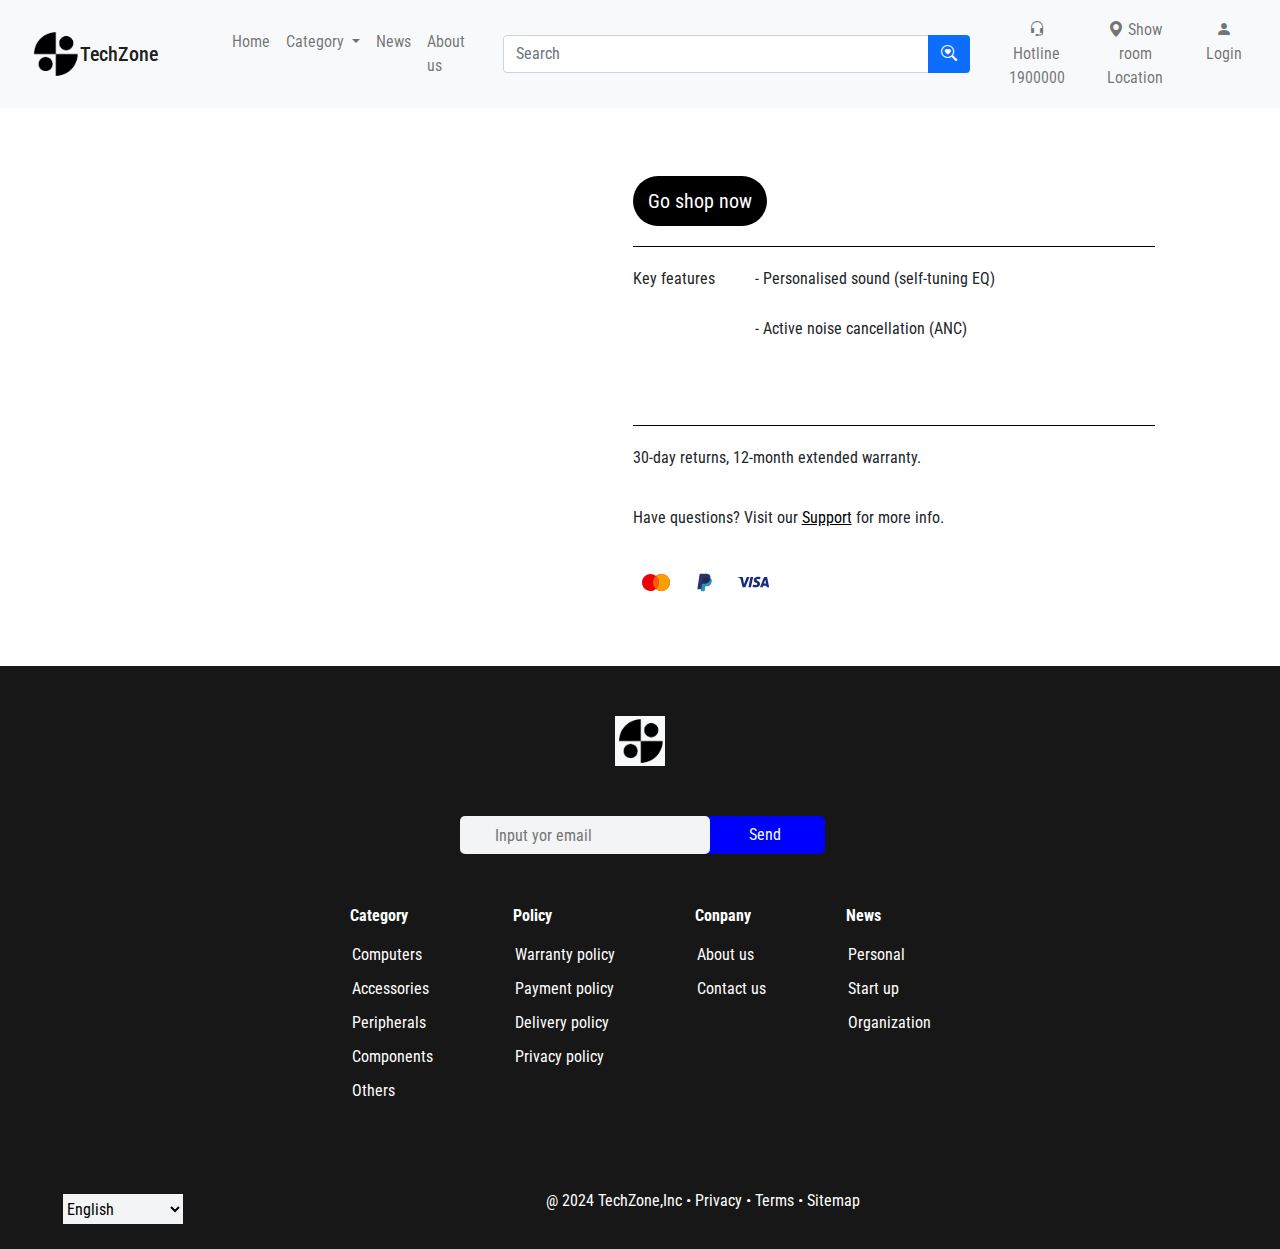
<file: html/detail.html>
<!DOCTYPE html>
<html lang="en">

<head>
    <meta charset="UTF-8">
    <meta name="viewport" content="width=device-width, initial-scale=1.0">
    <link rel="stylesheet" href="../css/bootstrap.min.css">
    <link rel="stylesheet" href="../css/detail.css">
    <script src="../js/bootstrap.min.js"></script>

    <link rel="preconnect" href="https://fonts.googleapis.com">
    <link rel="preconnect" href="https://fonts.gstatic.com" crossorigin>
    <link rel="stylesheet" href="https://cdnjs.cloudflare.com/ajax/libs/font-awesome/6.6.0/css/all.min.css" integrity="sha512-Kc323vGBEqzTmouAECnVceyQqyqdsSiqLQISBL29aUW4U/M7pSPA/gEUZQqv1cwx4OnYxTxve5UMg5GT6L4JJg==" crossorigin="anonymous" referrerpolicy="no-referrer"
    />
    <link href="https://fonts.googleapis.com/css2?family=Roboto+Condensed:ital,wght@0,100..900;1,100..900&display=swap" rel="stylesheet">
    <link rel="stylesheet" href="https://cdn.jsdelivr.net/npm/bootstrap-icons@1.11.3/font/bootstrap-icons.min.css">
    <link rel="stylesheet" href="../css/style.css">
    <script src="../js/app.js"></script>
    <script src="../js/detail.js"></script>

    <title>Details</title>
</head>

<body>
    <div class="header navbar navbar-expand-sm navbar-light bg-light">
        <a class="navbar-brand mb-0 h1 d-flex align-items-center" href="#">
            <img src="../access/logo/logoPage.jpg" alt="logo" class="d-inline-block align-top" height="50" width="50"> TechZone
        </a>
        <button class="navbar-toggler" type="button" data-bs-toggle="collapse" data-bs-target="#navbarNav" aria-controls="navbarNav" aria-expanded="false" aria-label="Toggle navigation">
                <span class="navbar-toggler-icon"></span>
            </button>
        <div class="menu collapse navbar-collapse d-flex justify-content-between" id="navbarNav">
            <ul class="navbar-nav">
                <li class="nav-item active">
                    <a href="../index.html" class="nav-link">
                            Home
                        </a>
                </li>
                <li class="nav-item dropdown">
                    <a class="nav-link dropdown-toggle" id="navbarDropdown" role="button" data-bs-toggle="dropdown" aria-expanded="false" Features>
                            Category
                        </a>
                    <ul class="dropdown-menu" aria-labelledby="navbarDropdown">
                        <li><a href="../html/computers.html" class="dropdown-item">Computers</a></li>
                        <li><a href="../html/emptyPage.html" class="dropdown-item">Components</a></li>
                        <li><a href="../html/emptyPage.html" class="dropdown-item">Peripherals</a></li>
                        <li><a href="../html/accessories.html" class="dropdown-item">Accessories</a></li>
                        <li><a href="../html/emptyPage.html" class="dropdown-item">Others</a></li>
                    </ul>
                </li>
                <li class="nav-item active">
                    <a href="../html/news.html" class="nav-link ">
                            News
                        </a>
                </li>
                <li class="nav-item active">
                    <a href="../html/news.html" class="nav-link ">
                                    About us
                                </a>
                </li>
            </ul>

            <div class="input-group search-bar " style="width: 50%;">
                <input type="text" class="form-control" placeholder="Search">
                <button class="btn bg-primary" type="button">
                        <i class="bi bi-search-heart" style="color: white;"></i>
                    </button>
            </div>
            <div class="d-flex align-items-center">
                <ul class="navbar-nav gap-3">
                    <li class="nav-item active align-items-center d-flex">
                        <a href="#" class="nav-link text-center">
                            <i class="bi bi-headset"></i> Hotline <br> 1900000
                        </a>
                    </li>
                    <li class="nav-item active align-items-center d-flex">
                        <a href="../html/sitemap.html" class="nav-link text-center">
                            <i class="bi bi-geo-alt-fill"></i> Show room<br> Location
                        </a>
                    </li>
                    <li class="nav-item active ">
                        <a href="../html/login.html" class="username-display nav-link text-center ">
                            <i class="bi bi-person-fill"></i>
                            <br>
                            <p id>Login</p>
                        </a>
                    </li>

                </ul>
            </div>
        </div>
    </div>
    <div class="ctn_product container d-flex justify-content-evenly align-items-center p-5">
        <div class="ctn_product_img " style="width: 400px;  justify-content: center;display: flex;">

        </div>
        <div class="ctn_product_detail w-50">
            <div class="ctn_product_detail_name">
            </div>
            <div class="ctn_product_detail_price">
            </div>
            <div class="ctn_product_detail_btn">
                <a href="../html/computers.html">Go shop now</a>
            </div>
            <div class="ctn_product_detail_key-features">
                <span>Key features</span>
                <div>
                    <p>- Personalised sound (self-tuning EQ)</p>
                    <p>- Active noise cancellation (ANC)</p>
                </div>
            </div>
            <div class="ctn_product_detail_bottom">
                <p>30-day returns, 12-month extended warranty.</p>
                <p>‍Have questions? Visit our <a href="#"><u>Support</u></a> for more info.</p>
                <div>
                    <img src="../access/icon/cdn_gobal.svg" alt="">
                    <img src="../access/icon/paypal.svg" alt="">
                    <img src="../access/icon/visa.svg" alt="">
                </div>
            </div>
        </div>
    </div>
    <div class="footer">
        <div class="logo_end"><img src="../access/logo/logoPage.jpg" alt width="50px"></div>
        <div class="subscribe">
            <div class="search">
                <input type="text" placeholder="Input yor email">
                <i class="fa-regular fa-envelope text-black-50"></i>
            </div>
            <input type="submit" class="btn btn-primary" value="Send">
        </div>
        <div class="footer-list">
            <div class="footer-list_link">
                <p><b>Category</b></p>
                <ul>
                    <li>Computers</li>
                    <li>Accessories</li>
                    <li>Peripherals</li>
                    <li>Components</li>
                    <li>Others</li>
                </ul>
            </div>
            <div class="footer-list_link">
                <p><b>Policy</b></p>
                <ul>
                    <li>Warranty policy</li>
                    <li>Payment policy</li>
                    <li>Delivery policy</li>
                    <li>Privacy policy</li>
                </ul>
            </div>
            <div class="footer-list_link">
                <p><b>Conpany</b></p>
                <ul>
                    <li>About us </li>
                    <li>Contact us</li>
                </ul>
            </div>
            <div class="footer-list_link">
                <p><b>News</b></p>
                <ul>
                    <li>Personal</li>
                    <li>Start up</li>
                    <li>Organization</li>
                </ul>
            </div>
        </div>
        <div class="footer-end">
            <select name id value="1">
                    <option value="1">English</option>
                    <option value="2">Vietnamese</option>
                </select>
            <div class="end_center text-center">
                <p>@ 2024 TechZone,Inc • Privacy • Terms • Sitemap</p>
            </div>
            <div class="icon_link">
                <a href="#" style="color: rgb(85, 192, 245)"> <i class="fa-brands fa-twitter"></i></a>
                <a href="#" style="color: blue"> <i class="fa-brands fa-facebook"></i></a>
                <a href="#" style="color: rgb(83, 83, 187)"> <i class="fa-brands fa-linkedin"></i></a>
                <a href="#" style="color: red"><i class="fa-brands fa-youtube"></i></a>
            </div>
        </div>
    </div>
</body>

</html>
</file>
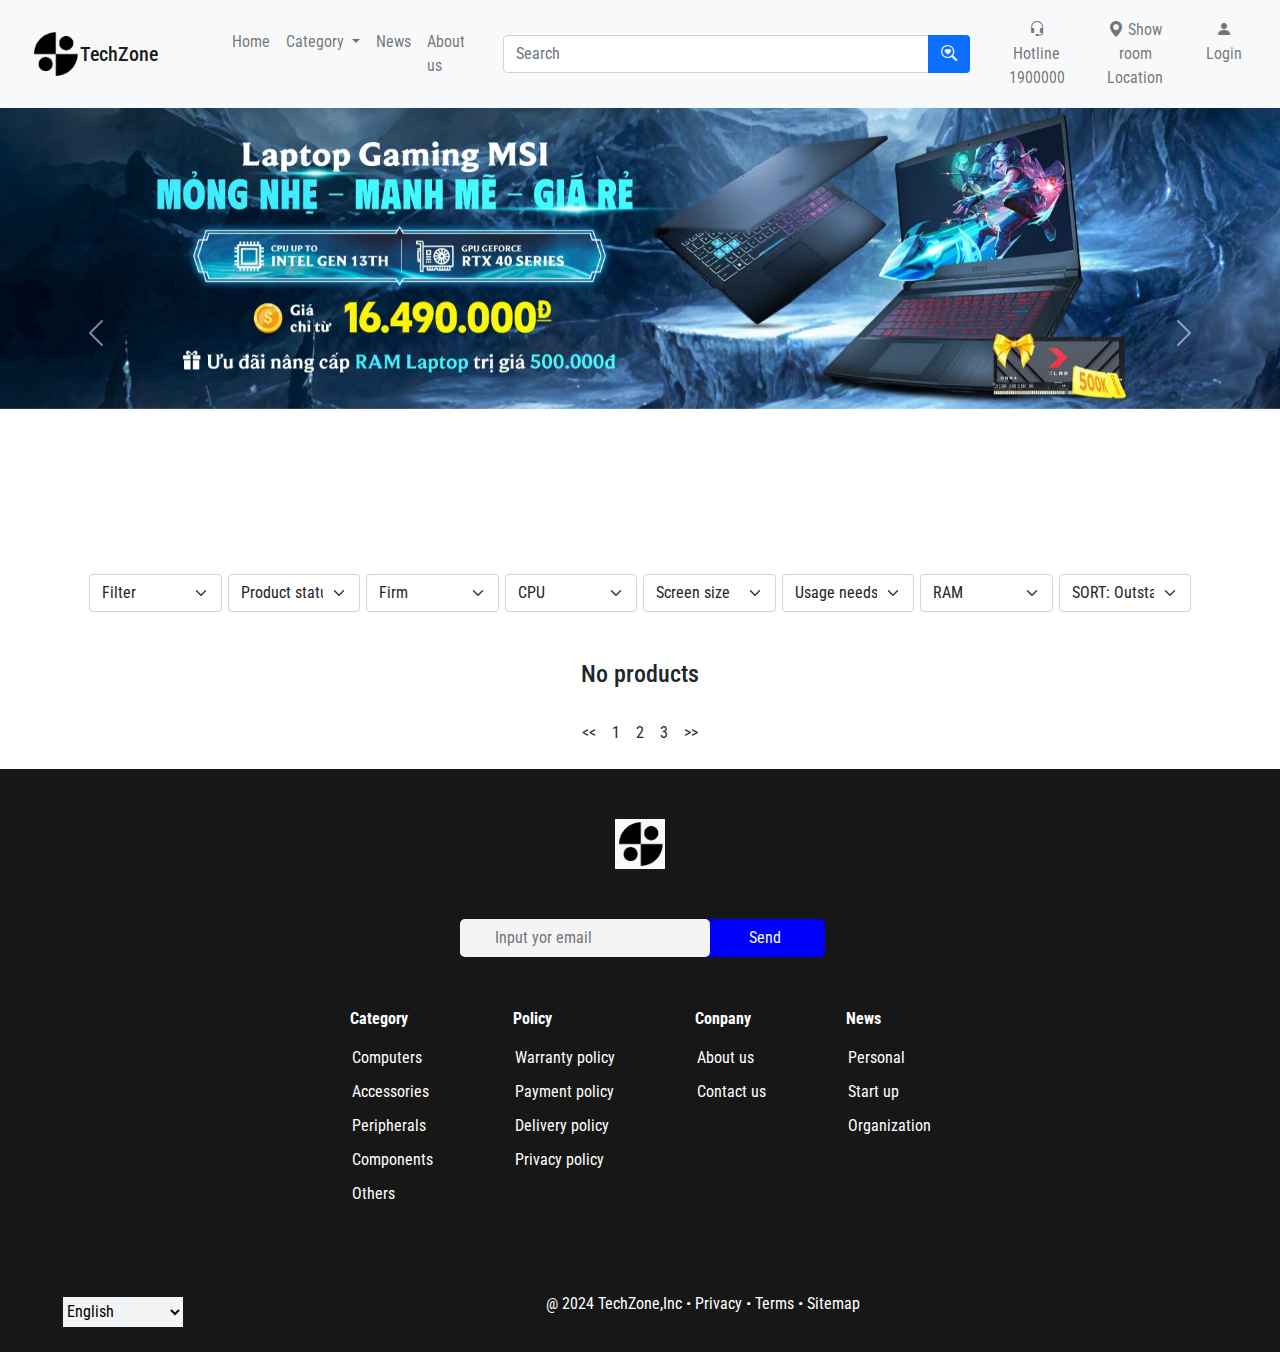
<file: html/emptyPage.html>
<!DOCTYPE html>
<html lang="en">

<head>
    <meta charset="UTF-8">
    <meta name="viewport" content="width=device-width, initial-scale=1.0">
    <link rel="stylesheet" href="../css/bootstrap.min.css">
    <script src="../js/bootstrap.min.js"></script>
    <link rel="stylesheet" href="../css/style.css">
    <link rel="preconnect" href="https://fonts.googleapis.com">
    <link rel="preconnect" href="https://fonts.gstatic.com" crossorigin>
    <link rel="stylesheet" href="https://cdnjs.cloudflare.com/ajax/libs/font-awesome/6.6.0/css/all.min.css" integrity="sha512-Kc323vGBEqzTmouAECnVceyQqyqdsSiqLQISBL29aUW4U/M7pSPA/gEUZQqv1cwx4OnYxTxve5UMg5GT6L4JJg==" crossorigin="anonymous" referrerpolicy="no-referrer"
    />
    <link href="https://fonts.googleapis.com/css2?family=Roboto+Condensed:ital,wght@0,100..900;1,100..900&display=swap" rel="stylesheet">
    <link rel="stylesheet" href="https://cdn.jsdelivr.net/npm/bootstrap-icons@1.11.3/font/bootstrap-icons.min.css">
    <script src="../js/app.js"></script>

    <title>Components</title>
</head>

<body>
    <div class="header navbar navbar-expand-sm navbar-light bg-light">
        <a class="navbar-brand mb-0 h1 d-flex align-items-center" href="#">
            <img src="../access/logo/logoPage.jpg" alt="logo" class="d-inline-block align-top" height="50" width="50"> TechZone
        </a>
        <button class="navbar-toggler" type="button" data-bs-toggle="collapse" data-bs-target="#navbarNav" aria-controls="navbarNav" aria-expanded="false" aria-label="Toggle navigation">
                <span class="navbar-toggler-icon"></span>
            </button>
        <div class="menu collapse navbar-collapse d-flex justify-content-between" id="navbarNav">
            <ul class="navbar-nav">
                <li class="nav-item active">
                    <a href="../index.html" class="nav-link">
                            Home
                        </a>
                </li>
                <li class="nav-item dropdown">
                    <a class="nav-link dropdown-toggle" id="navbarDropdown" role="button" data-bs-toggle="dropdown" aria-expanded="false" Features>
                            Category
                        </a>
                    <ul class="dropdown-menu" aria-labelledby="navbarDropdown">
                        <li><a href="../html/computers.html" class="dropdown-item">Computers</a></li>
                        <li><a href="../html/emptyPage.html" class="dropdown-item">Components</a></li>
                        <li><a href="../html/emptyPage.html" class="dropdown-item">Peripherals</a></li>
                        <li><a href="../html/accessories.html" class="dropdown-item">Accessories</a></li>
                        <li><a href="../html/emptyPage.html" class="dropdown-item">Others</a></li>
                    </ul>
                </li>
                <li class="nav-item active">
                    <a href="./news.html" class="nav-link ">
                            News
                        </a>
                </li>
                <li class="nav-item active">
                    <a href="../html/aboutUs.html" class="nav-link ">
                                    About us
                                </a>
                </li>
            </ul>

            <div class="input-group search-bar " style="width: 50%;">
                <input type="text" class="form-control" placeholder="Search">
                <button class="btn bg-primary" type="button">
                        <i class="bi bi-search-heart" style="color: white;"></i>
                    </button>
            </div>
            <div class="d-flex align-items-center">
                <ul class="navbar-nav gap-3">
                    <li class="nav-item active align-items-center d-flex">
                        <a href="#" class="nav-link text-center">
                            <i class="bi bi-headset"></i> Hotline <br> 1900000
                        </a>
                    </li>
                    <li class="nav-item active align-items-center d-flex">
                        <a href="../html/sitemap.html" class="nav-link text-center">
                            <i class="bi bi-geo-alt-fill"></i> Show room<br> Location
                        </a>
                    </li>

                    <li class="nav-item active ">
                        <a href="../html/login.html" class="username-display nav-link text-center ">
                            <i class="bi bi-person-fill"></i>
                            <br>
                            <p id>Login</p>
                        </a>
                    </li>

                </ul>
            </div>
        </div>
    </div>
    <div id="carouselExampleControls" class="carousel slide overflow-hidden" data-bs-ride="carousel" style="height: 50vh;">
        <div class="carousel-inner">
            <div class="carousel-item active">
                <img src="../access/banner/banner_collections_gaming_msi.webp" class="d-block w-100" alt="...">
            </div>
            <div class="carousel-item ">
                <img src="../access/banner/banner_web_collection_1920x420_laptop_van_phong.webp" class="d-block w-100" alt="...">
            </div>

            <div class="carousel-item">
                <img src="../access/banner/banner_collection_laptop_asus_vivobook.webp" class="d-block w-100" alt="...">
            </div>
        </div>
        <button class="carousel-control-prev" type="button" data-bs-target="#carouselExampleControls" data-bs-slide="prev">
              <span class="carousel-control-prev-icon" aria-hidden="true"></span>
              <span class="visually-hidden">Previous</span>
            </button>
        <button class="carousel-control-next" type="button" data-bs-target="#carouselExampleControls" data-bs-slide="next">
              <span class="carousel-control-next-icon" aria-hidden="true"></span>
              <span class="visually-hidden">Next</span>
            </button>
    </div>

    <div class="container d-flex p-3 g-3">
        <select name="" id="" class="form-select">
                
                <option value=""></i>Filter</option>
            </select>
        <select name="" id="" class="form-select">
                <option value="">Product status</option>
            </select>
        <select name="" id="" class="form-select">
                <option value="">Firm</option>
            </select>
        <select name="" id="" class="form-select">
                <option value="">CPU</option>
            </select>
        <select name="" id="" class="form-select">
                <option value="">Screen size</option>
            </select>
        <select name="" id="" class="form-select">
                <option value="">Usage needs</option>
            </select>
        <select name="" id="" class="form-select">
                <option value="">RAM</option>
            </select>
        <select name="" id="" class="form-select">
                <option value="">SORT:
                    Outstanding</option>
            </select>


    </div>
    <div class="container p-3">

        <div class="list-product">
        </div>
    </div>
    <div class="container text-center">
        <h4>No products</h4>
    </div>
    <div class="container d-flex align-items-center justify-content-center gap-3 p-4" style="cursor: pointer;">
        <span><<</span>
        <span>1</span>
        <span>2</span>
        <span>3</span>
        <span>>></span>
    </div>
    <div class="footer">
        <div class="logo_end"><img src="../access/logo/logoPage.jpg" alt width="50px"></div>
        <div class="subscribe">
            <div class="search">
                <input type="text" placeholder="Input yor email">
                <i class="fa-regular fa-envelope text-black-50"></i>
            </div>
            <input type="submit" class="btn btn-primary" value="Send">
        </div>
        <div class="footer-list">
            <div class="footer-list_link">
                <p><b>Category</b></p>
                <ul>
                    <li>Computers</li>
                    <li>Accessories</li>
                    <li>Peripherals</li>
                    <li>Components</li>
                    <li>Others</li>
                </ul>
            </div>
            <div class="footer-list_link">
                <p><b>Policy</b></p>
                <ul>
                    <li>Warranty policy</li>
                    <li>Payment policy</li>
                    <li>Delivery policy</li>
                    <li>Privacy policy</li>
                </ul>
            </div>
            <div class="footer-list_link">
                <p><b>Conpany</b></p>
                <ul>
                    <li>About us </li>
                    <li>Contact us</li>
                </ul>
            </div>
            <div class="footer-list_link">
                <p><b>News</b></p>
                <ul>
                    <li>Personal</li>
                    <li>Start up</li>
                    <li>Organization</li>
                </ul>
            </div>
        </div>
        <div class="footer-end">
            <select name id value="1">
                    <option value="1">English</option>
                    <option value="2">Vietnamese</option>
                </select>
            <div class="end_center text-center">
                <p>@ 2024 TechZone,Inc • Privacy • Terms • Sitemap</p>
            </div>
            <div class="icon_link">
                <a href="#" style="color: rgb(85, 192, 245)"> <i class="fa-brands fa-twitter"></i></a>
                <a href="#" style="color: blue"> <i class="fa-brands fa-facebook"></i></a>
                <a href="#" style="color: rgb(83, 83, 187)"> <i class="fa-brands fa-linkedin"></i></a>
                <a href="#" style="color: red"><i class="fa-brands fa-youtube"></i></a>
            </div>
        </div>
    </div>
</body>

</html>
</file>
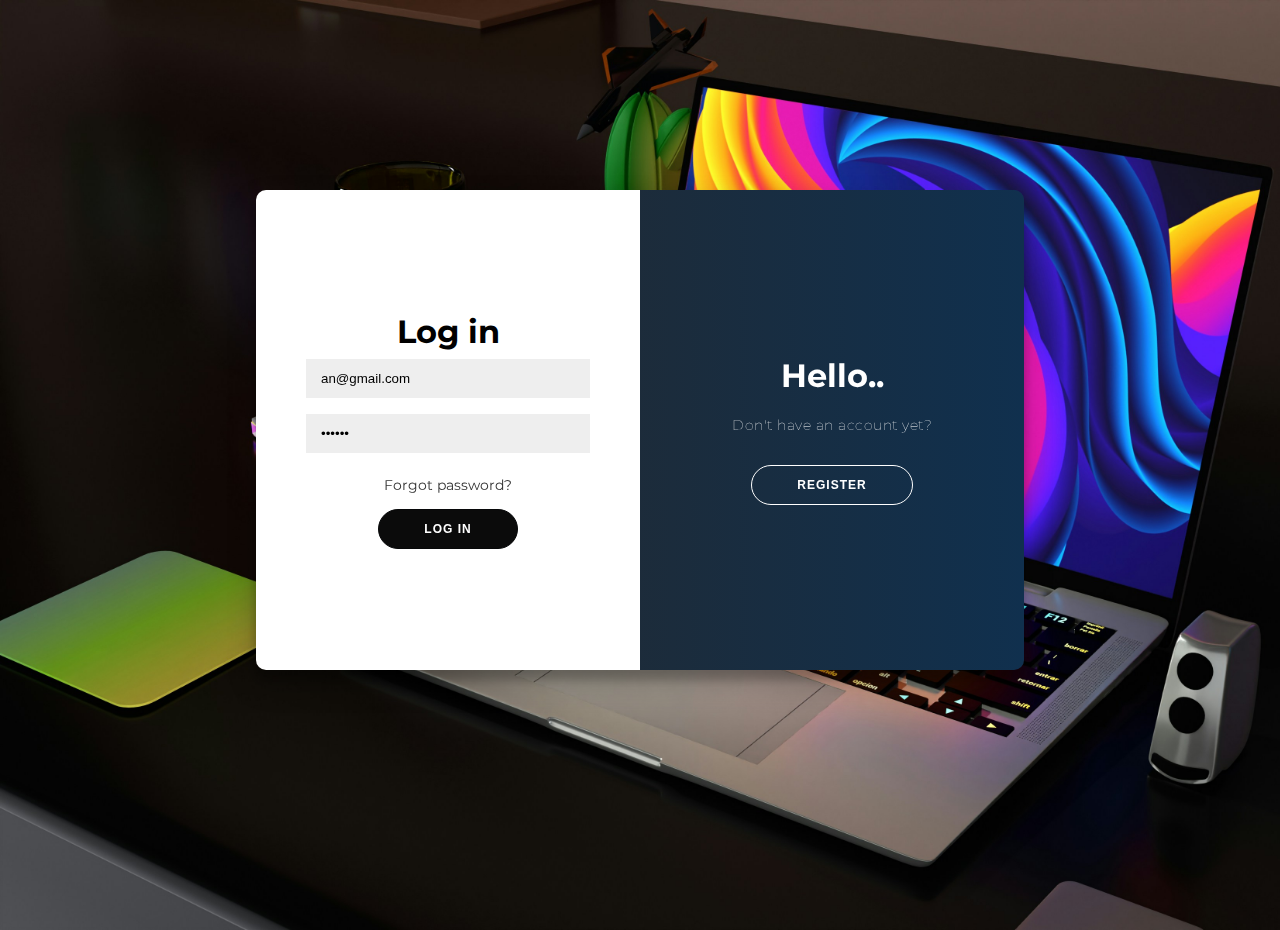
<file: html/login.html>
<!DOCTYPE html>
<html lang="en">
    <head>
        <meta charset="UTF-8">
        <meta http-equiv="X-UA-Compatible" content="IE=edge">
        <meta name="viewport" content="width=device-width, initial-scale=1.0">
        <link rel="stylesheet" href="../css/login.css">
        <script src="../js/login.js"></script>
        <title>Login</title>
    </head>
    <body>
        <div class="container" id="container">
            <div class="form-container sign-up-container">
                <form action="#" onsubmit="signup()">
                    <h1>Create an account</h1>
                    <input type="text" placeholder="Name" id="Name1" />
                    <span id="errName"></span>
                    <input type="email" placeholder="Email" id="Email1" />
                    <span id="errEmail"></span>
                    <input type="password" placeholder="Password"
                        id="Password1" />
                    <span id="errPas"></span>
                    <button id="btn-signup">Register</button>
                </form>
            </div>
            <div class="form-container sign-in-container">
                <form action="#" onsubmit="login()">
                    <h1>Log in</h1>
                    <input id="email" type="email" placeholder="Email"
                        value="an@gmail.com" />
                    <input id="password" type="password" placeholder="Password"
                        value="123456" />
                    <a href="#">Forgot password?</a>
                    <button id="btn-login">Log in</button>
                </form>
            </div>
            <div class="overlay-container">
                <div class="overlay">
                    <div class="overlay-panel overlay-left">
                        <h1>Huh!!</h1>
                        <p>
                            Already have an account?</p>
                        <button class="ghost" id="signIn">Log in</button>
                    </div>
                    <div class="overlay-panel overlay-right">
                        <h1>Hello..</h1>

                        <p>
                            Don't have an account yet?</p>
                        <button class="ghost" id="signUp">Register</button>
                    </div>
                </div>
            </div>
        </div>
    </body>
   
</html>
</file>
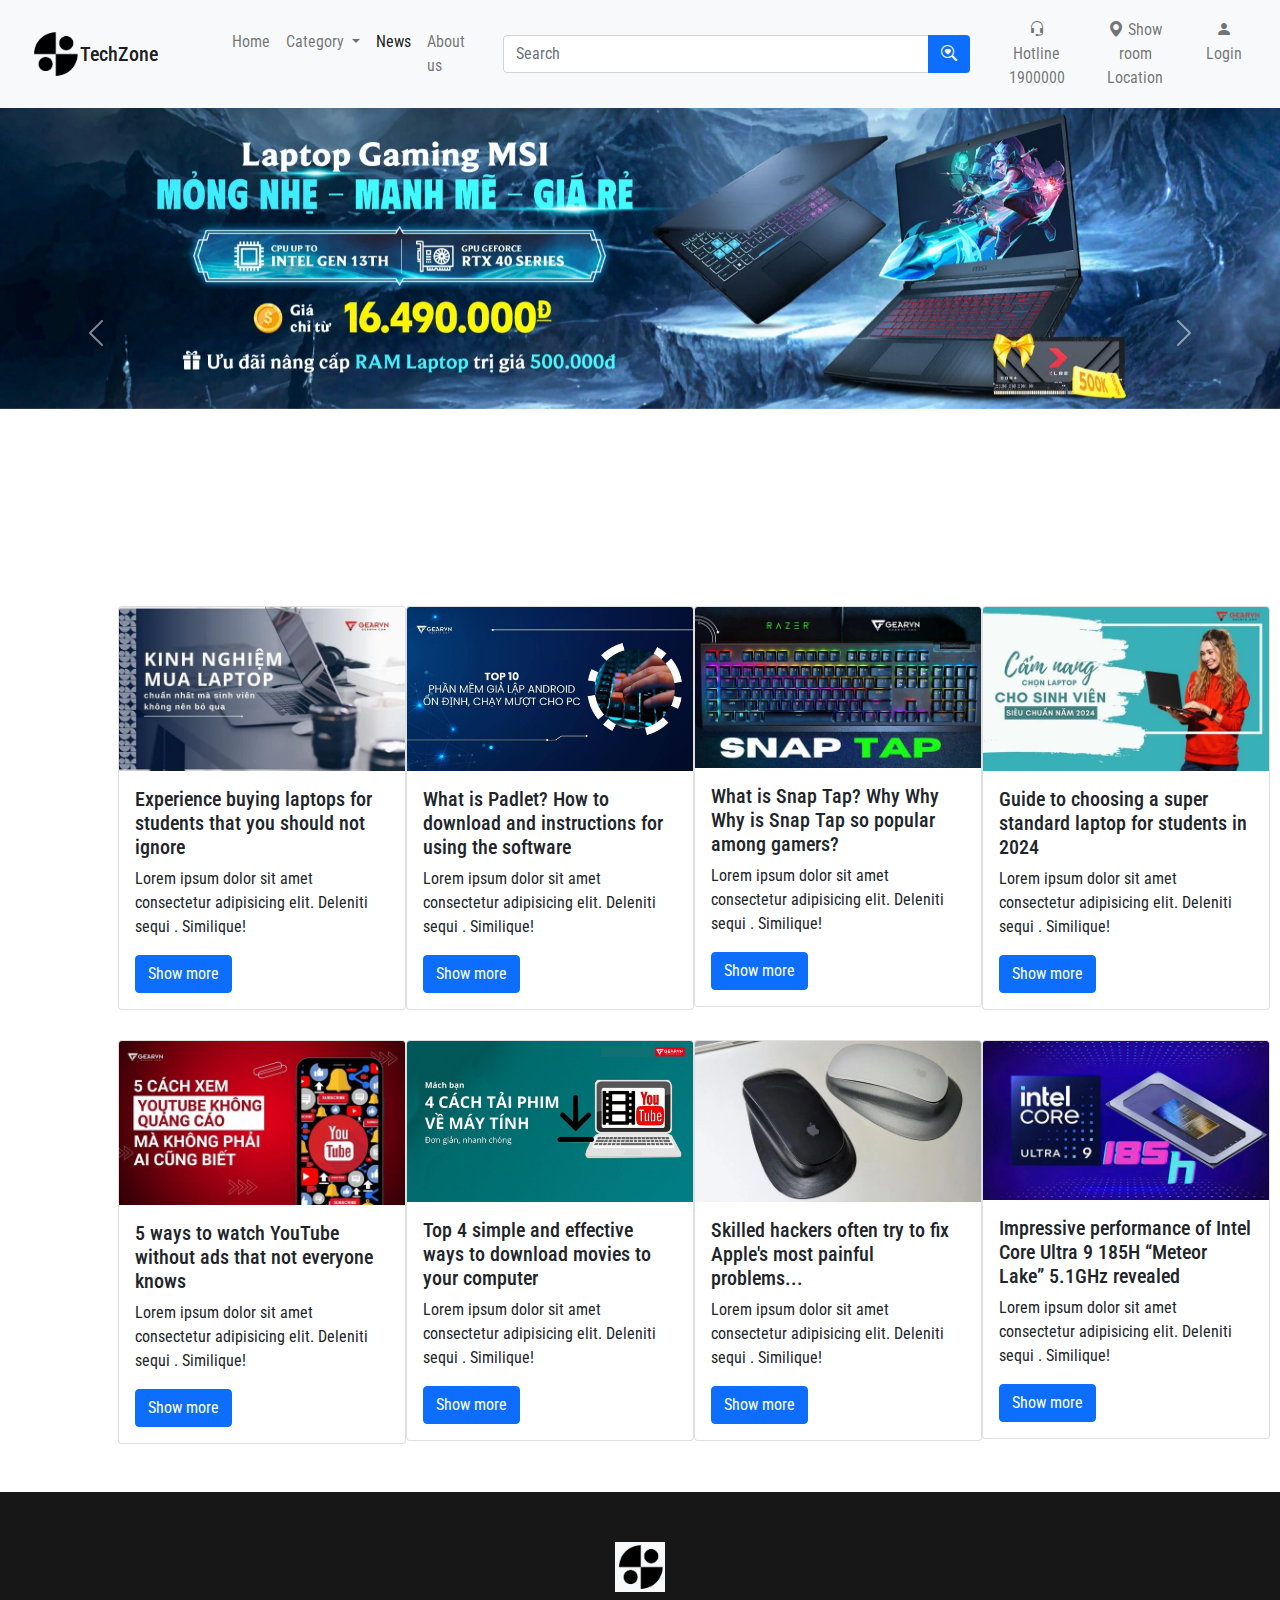
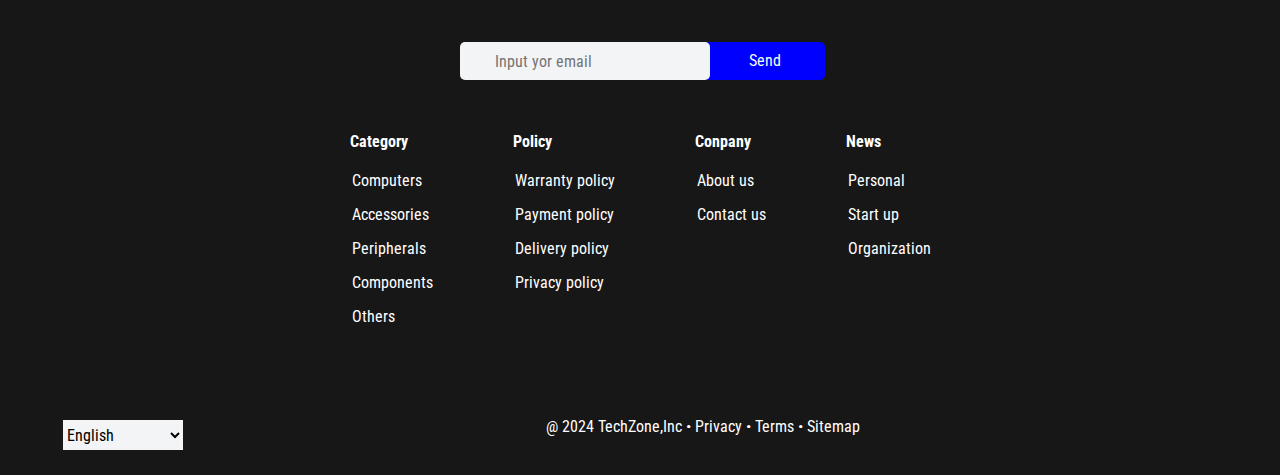
<file: html/news.html>
<!DOCTYPE html>
<html lang="en">

<head>
    <meta charset="UTF-8">
    <meta name="viewport" content="width=device-width, initial-scale=1.0">
    <link rel="stylesheet" href="../css/bootstrap.min.css">
    <script src="../js/bootstrap.min.js"></script>

    <link rel="preconnect" href="https://fonts.googleapis.com">
    <link rel="preconnect" href="https://fonts.gstatic.com" crossorigin>
    <link href="https://fonts.googleapis.com/css2?family=Roboto+Condensed:ital,wght@0,100..900;1,100..900&display=swap" rel="stylesheet">
    <link rel="stylesheet" href="https://cdn.jsdelivr.net/npm/bootstrap-icons@1.11.3/font/bootstrap-icons.min.css">
    <link rel="stylesheet" href="../css/style.css">
    <script src="../js/loadNews.js"></script>

    <title>News</title>
</head>

<body>
    <div class="header navbar navbar-expand-sm navbar-light bg-light">
        <a class="navbar-brand mb-0 h1 d-flex align-items-center" href="#">
            <img src="../access/logo/logoPage.jpg" alt="logo" class="d-inline-block align-top" height="50" width="50"> TechZone
        </a>
        <button class="navbar-toggler" type="button" data-bs-toggle="collapse" data-bs-target="#navbarNav" aria-controls="navbarNav" aria-expanded="false" aria-label="Toggle navigation">
                <span class="navbar-toggler-icon"></span>
            </button>
        <div class="menu collapse navbar-collapse d-flex justify-content-between" id="navbarNav">
            <ul class="navbar-nav">
                <li class="nav-item active">
                    <a href="../index.html" class="nav-link">
                            Home
                        </a>
                </li>
                <li class="nav-item dropdown">
                    <a class="nav-link dropdown-toggle" id="navbarDropdown" role="button" data-bs-toggle="dropdown" aria-expanded="false" Features>
                            Category
                        </a>
                    <ul class="dropdown-menu" aria-labelledby="navbarDropdown">
                        <li><a href="../html/computers.html" class="dropdown-item">Computers</a></li>
                        <li><a href="../html/emptyPage.html" class="dropdown-item">Components</a></li>
                        <li><a href="../html/emptyPage.html" class="dropdown-item">Peripherals</a></li>
                        <li><a href="../html/accessories.html" class="dropdown-item">Accessories</a></li>
                        <li><a href="../html/emptyPage.html" class="dropdown-item">Others</a></li>
                    </ul>
                </li>
                <li class="nav-item active">
                    <a href="../html/news.html" class="nav-link active">
                            News
                        </a>
                </li>
                <li class="nav-item active">
                    <a href="../html/aboutUs.html" class="nav-link ">
                                    About us
                                </a>
                </li>
            </ul>

            <div class="input-group search-bar " style="width: 50%;">
                <input type="text" class="form-control" placeholder="Search">
                <button class="btn bg-primary" type="button">
                        <i class="bi bi-search-heart" style="color: white;"></i>
                    </button>
            </div>
            <div class="d-flex align-items-center">
                <ul class="navbar-nav gap-3">
                    <li class="nav-item active align-items-center d-flex">
                        <a href="#" class="nav-link text-center">
                            <i class="bi bi-headset"></i> Hotline <br> 1900000
                        </a>
                    </li>
                    <li class="nav-item active align-items-center d-flex">
                        <a href="../html/sitemap.html" class="nav-link text-center">
                            <i class="bi bi-geo-alt-fill"></i> Show room<br> Location
                        </a>
                    </li>

                    <li class="nav-item active ">
                        <a href="../html/login.html" class="username-display nav-link text-center ">
                            <i class="bi bi-person-fill"></i>
                            <br>
                            <p id>Login</p>
                        </a>
                    </li>

                </ul>
            </div>
        </div>
    </div>
    <div id="carouselExampleControls" class="carousel slide overflow-hidden" data-bs-ride="carousel" style="height: 50vh;">
        <div class="carousel-inner">
            <div class="carousel-item active">
                <img src="../access/banner/banner_collections_gaming_msi.webp" class="d-block w-100" alt="...">
            </div>
            <div class="carousel-item ">
                <img src="../access/banner/banner_web_collection_1920x420_laptop_van_phong.webp" class="d-block w-100" alt="...">
            </div>

            <div class="carousel-item">
                <img src="../access/banner/banner_collection_laptop_asus_vivobook.webp" class="d-block w-100" alt="...">
            </div>
        </div>
        <button class="carousel-control-prev" type="button" data-bs-target="#carouselExampleControls" data-bs-slide="prev">
              <span class="carousel-control-prev-icon" aria-hidden="true"></span>
              <span class="visually-hidden">Previous</span>
            </button>
        <button class="carousel-control-next" type="button" data-bs-target="#carouselExampleControls" data-bs-slide="next">
              <span class="carousel-control-next-icon" aria-hidden="true"></span>
              <span class="visually-hidden">Next</span>
            </button>
    </div>
    <div class="container news-cards p-5">

    </div>
    <div class="footer">
        <div class="logo_end"><img src="../access/logo/logoPage.jpg" alt width="50px"></div>
        <div class="subscribe">
            <div class="search">
                <input type="text" placeholder="Input yor email">
                <i class="fa-regular fa-envelope text-black-50"></i>
            </div>
            <input type="submit" class="btn btn-primary" value="Send">
        </div>
        <div class="footer-list">
            <div class="footer-list_link">
                <p><b>Category</b></p>
                <ul>
                    <li>Computers</li>
                    <li>Accessories</li>
                    <li>Peripherals</li>
                    <li>Components</li>
                    <li>Others</li>
                </ul>
            </div>
            <div class="footer-list_link">
                <p><b>Policy</b></p>
                <ul>
                    <li>Warranty policy</li>
                    <li>Payment policy</li>
                    <li>Delivery policy</li>
                    <li>Privacy policy</li>
                </ul>
            </div>
            <div class="footer-list_link">
                <p><b>Conpany</b></p>
                <ul>
                    <li>About us </li>
                    <li>Contact us</li>
                </ul>
            </div>
            <div class="footer-list_link">
                <p><b>News</b></p>
                <ul>
                    <li>Personal</li>
                    <li>Start up</li>
                    <li>Organization</li>
                </ul>
            </div>
        </div>
        <div class="footer-end">
            <select name id value="1">
                    <option value="1">English</option>
                    <option value="2">Vietnamese</option>
                </select>
            <div class="end_center text-center">
                <p>@ 2024 TechZone,Inc • Privacy • Terms • Sitemap</p>
            </div>
            <div class="icon_link">
                <a href="#" style="color: rgb(85, 192, 245)"> <i class="fa-brands fa-twitter"></i></a>
                <a href="#" style="color: blue"> <i class="fa-brands fa-facebook"></i></a>
                <a href="#" style="color: rgb(83, 83, 187)"> <i class="fa-brands fa-linkedin"></i></a>
                <a href="#" style="color: red"><i class="fa-brands fa-youtube"></i></a>
            </div>
        </div>
    </div>
</body>

</html>
</file>
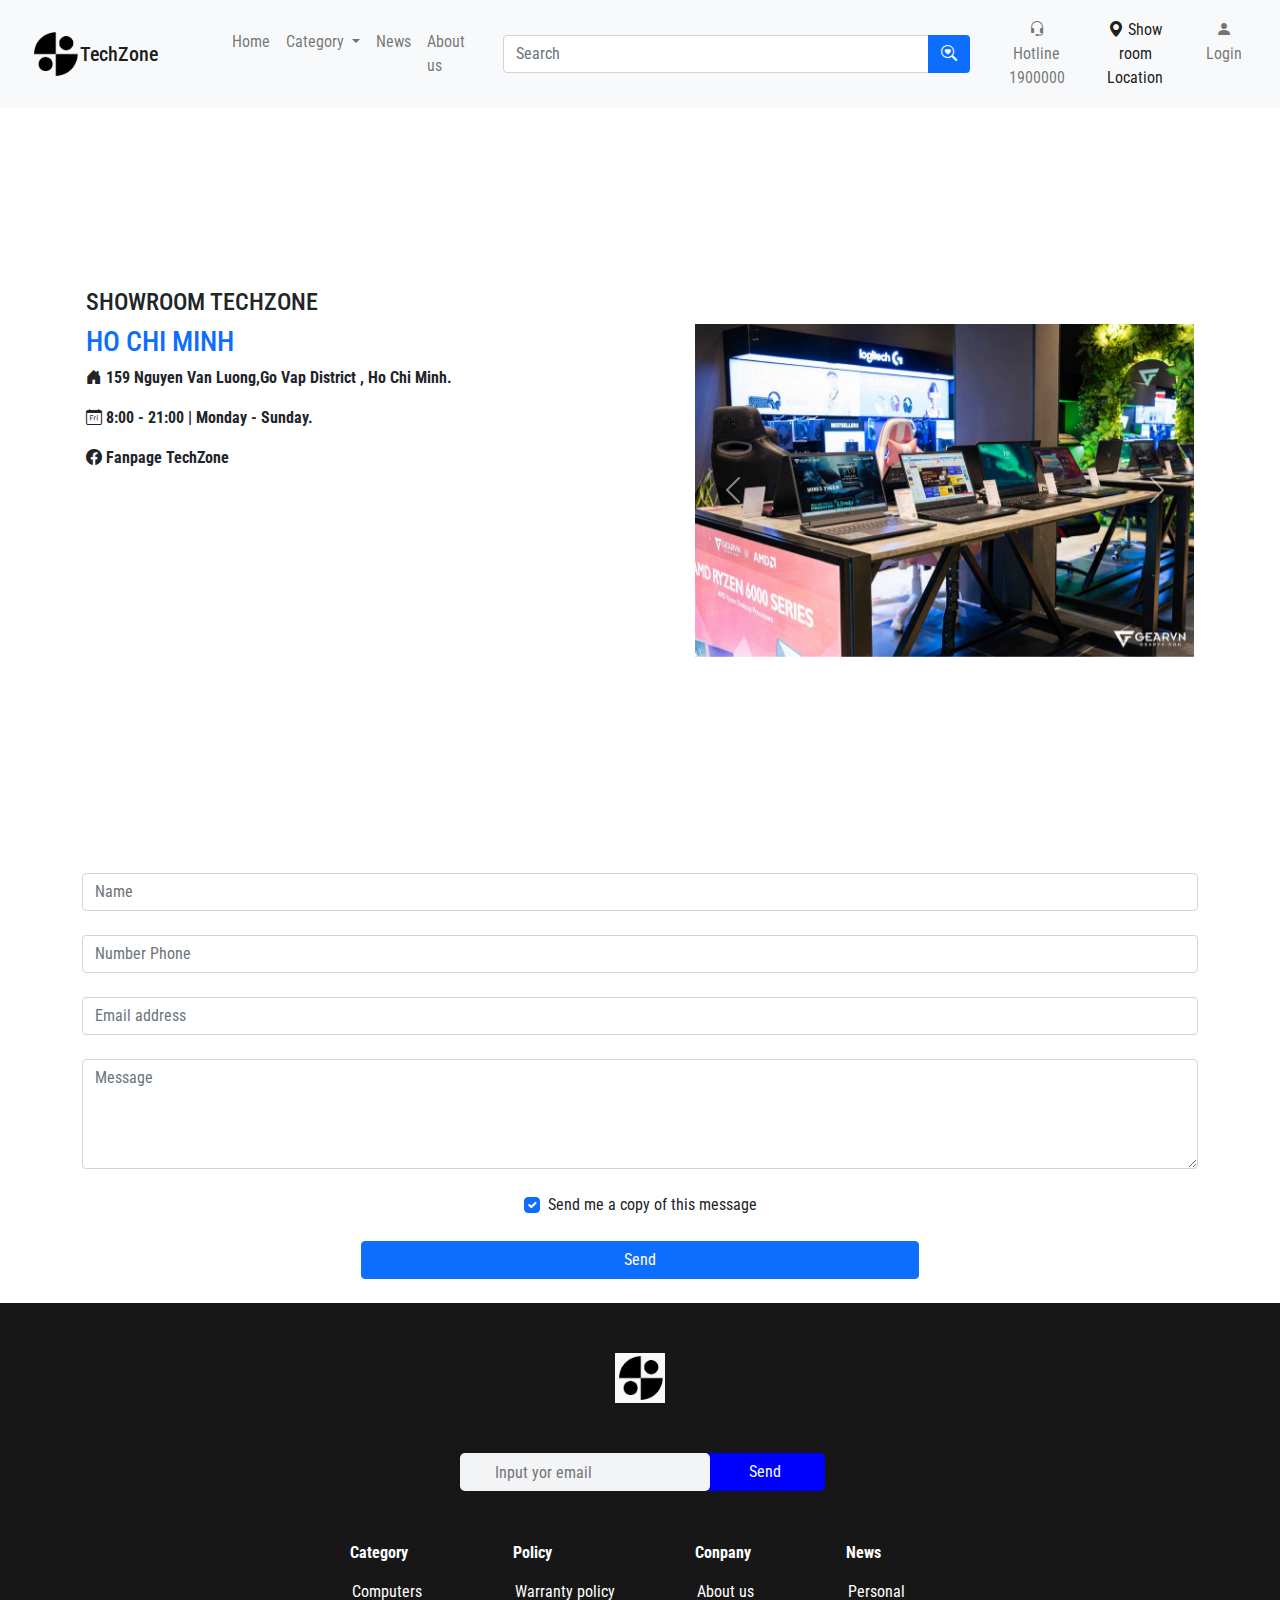
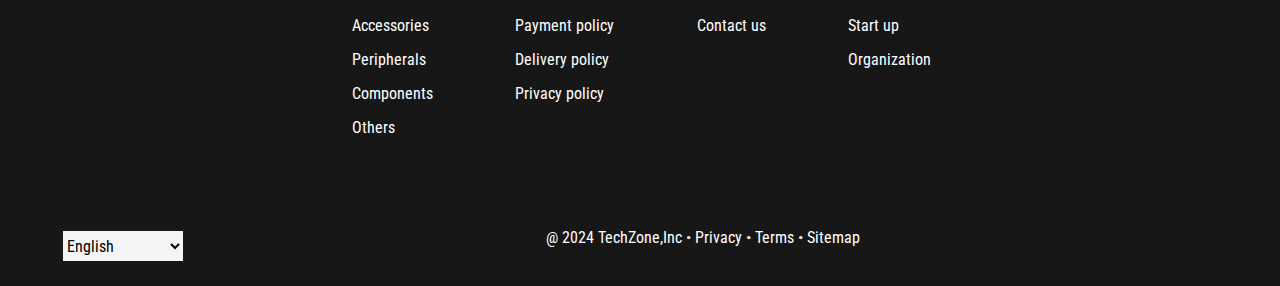
<file: html/sitemap.html>
<!DOCTYPE html>
<html lang="en">

<head>
    <meta charset="UTF-8">
    <meta name="viewport" content="width=device-width, initial-scale=1.0">
    <link rel="stylesheet" href="../css/bootstrap.min.css">
    <script src="../js/bootstrap.min.js"></script>
    <link rel="stylesheet" href="https://cdnjs.cloudflare.com/ajax/libs/font-awesome/6.6.0/css/all.min.css"
        integrity="sha512-Kc323vGBEqzTmouAECnVceyQqyqdsSiqLQISBL29aUW4U/M7pSPA/gEUZQqv1cwx4OnYxTxve5UMg5GT6L4JJg=="
        crossorigin="anonymous" referrerpolicy="no-referrer" />
    <link rel="preconnect" href="https://fonts.googleapis.com">
    <link rel="preconnect" href="https://fonts.gstatic.com" crossorigin>
    <link href="https://fonts.googleapis.com/css2?family=Roboto+Condensed:ital,wght@0,100..900;1,100..900&display=swap"
        rel="stylesheet">
    <link rel="stylesheet" href="https://cdn.jsdelivr.net/npm/bootstrap-icons@1.11.3/font/bootstrap-icons.min.css">
    <link rel="stylesheet" href="../css/style.css">
    <script src="../js/app.js"></script>

    <title>Sitemap</title>
</head>

<body>
    <div class="header navbar navbar-expand-sm navbar-light bg-light">
        <a class="navbar-brand mb-0 h1 d-flex align-items-center" href="#">
            <img src="../access/logo/logoPage.jpg" alt="logo" class="d-inline-block align-top" height="50" width="50">
            TechZone
        </a>
        <button class="navbar-toggler" type="button" data-bs-toggle="collapse" data-bs-target="#navbarNav"
            aria-controls="navbarNav" aria-expanded="false" aria-label="Toggle navigation">
            <span class="navbar-toggler-icon"></span>
        </button>
        <div class="menu collapse navbar-collapse d-flex justify-content-between" id="navbarNav">
            <ul class="navbar-nav">
                <li class="nav-item active">
                    <a href="../index.html" class="nav-link">
                        Home
                    </a>
                </li>
                <li class="nav-item dropdown">
                    <a class="nav-link dropdown-toggle" id="navbarDropdown" role="button" data-bs-toggle="dropdown"
                        aria-expanded="false" Features>
                        Category
                    </a>
                    <ul class="dropdown-menu" aria-labelledby="navbarDropdown">
                        <li><a href="../html/computers.html" class="dropdown-item">Computers</a></li>
                        <li><a href="../html/emptyPage.html" class="dropdown-item">Components</a></li>
                        <li><a href="../html/emptyPage.html" class="dropdown-item">Peripherals</a></li>
                        <li><a href="../html/accessories.html" class="dropdown-item">Accessories</a></li>
                        <li><a href="../html/emptyPage.html" class="dropdown-item">Others</a></li>
                    </ul>
                </li>
                <li class="nav-item active">
                    <a href="../html/news.html" class="nav-link ">
                        News
                    </a>
                </li>
                <li class="nav-item active">
                    <a href="../html/aboutUs.html" class="nav-link ">
                        About us
                    </a>
                </li>
            </ul>

            <div class="input-group search-bar " style="width: 50%;">
                <input type="text" class="form-control" placeholder="Search">
                <button class="btn bg-primary" type="button">
                    <i class="bi bi-search-heart" style="color: white;"></i>
                </button>
            </div>
            <div class="d-flex align-items-center">
                <ul class="navbar-nav gap-3">
                    <li class="nav-item active align-items-center d-flex">
                        <a href="#" class="nav-link text-center">
                            <i class="bi bi-headset"></i> Hotline <br>
                            1900000
                        </a>
                    </li>
                    <li class="nav-item active align-items-center d-flex">
                        <a href="../html/sitemap.html" class="nav-link text-center active">
                            <i class="bi bi-geo-alt-fill"></i> Show room<br>
                            Location
                        </a>
                    </li>

                    <li class="nav-item active ">
                        <a href="../html/login.html" class="username-display nav-link text-center ">
                            <i class="bi bi-person-fill"></i>
                            <br>
                            <p id>Login</p>
                        </a>
                    </li>

                </ul>
            </div>
        </div>
    </div>
    <div class="container d-flex justify-content-between align-items-center p-3" style="height: 85vh">
        <div class="w-50">
            <h4 class=" ">SHOWROOM TECHZONE</h1>
                <h3 class="text-primary ">HO CHI MINH</h1>
                    <div class>
                        <p class> <i class="bi bi-house-door-fill"></i>&nbsp<b>159
                                Nguyen Van Luong,Go Vap District , Ho Chi Minh.</b>
                        </p>
                        <p> <i class="bi bi-calendar-day"></i>&nbsp<b>8:00 - 21:00 |
                                Monday - Sunday.</b></p>
                        <p> <i class="bi bi-facebook"></i>&nbsp<b>Fanpage
                                TechZone</b></p>
                    </div>
                    <div class>
                        <iframe class
                            src="https://www.google.com/maps/embed?pb=!1m18!1m12!1m3!1d3918.6472147650043!2d106.66274097508425!3d10.838286658049524!2m3!1f0!2f0!3f0!3m2!1i1024!2i768!4f13.1!3m3!1m2!1s0x317529a89092505b%3A0x316e9ad87240a223!2zMTU5IE5ndXnhu4VuIFbEg24gTMaw4bujbmcsIFBoxrDhu51uZyAxMCwgR8OyIFbhuqVwLCBI4buTIENow60gTWluaCA3MDAwMDAsIFZp4buHdCBOYW0!5e0!3m2!1svi!2s!4v1726532526748!5m2!1svi!2s"
                            width="100%" height="200px" style="border:0;" allowfullscreen loading="lazy"
                            referrerpolicy="no-referrer-when-downgrade"></iframe>
                    </div>

        </div>
        <div id="carouselExampleControls" class="carousel slide overflow-hidden d-flex align-items-center"
            data-bs-ride="carousel" style=" width: 45%;overflow: hidden;">
            <div class="carousel-inner">
                <div class="carousel-item active">
                    <img src="../access/banner/dsc6582-copy-20220830085621.jpg" class="d-block w-100" alt="...">
                </div>
                <div class="carousel-item ">
                    <img src="../access/banner/dsc6614-copy-20220830085621.jpg" class="d-block w-100" alt="...">
                </div>
            </div>
            <button class="carousel-control-prev" type="button" data-bs-target="#carouselExampleControls"
                data-bs-slide="prev">
                <span class="carousel-control-prev-icon" aria-hidden="true"></span>
                <span class="visually-hidden">Previous</span>
            </button>
            <button class="carousel-control-next" type="button" data-bs-target="#carouselExampleControls"
                data-bs-slide="next">
                <span class="carousel-control-next-icon" aria-hidden="true"></span>
                <span class="visually-hidden">Next</span>
            </button>
        </div>
    </div>
    <div class="container">
        <form id="emailForm" style="width: 100%;" class="d-flex flex-column align-items-center" onsubmit="sendMail()">
            <div data-mdb-input-init class="form-outline mb-4 w-100">
                <input type="text" id="form4Example1" class="form-control" placeholder="Name" />
            </div>
            <div data-mdb-input-init class="form-outline mb-4 w-100">
                <input type="tel" id="form4Example2" class="form-control" placeholder="Number Phone" />
            </div>
            <div data-mdb-input-init class="form-outline mb-4 w-100">
                <input type="email" id="form4Example3" class="form-control" placeholder="Email address" />
            </div>
            <div data-mdb-input-init class="form-outline mb-4 w-100">
                <textarea class="form-control" id="form4Example4" rows="4" placeholder="Message"></textarea>
            </div>
            <div class="form-check d-flex justify-content-center mb-4">
                <input class="form-check-input me-2" type="checkbox" value="" id="form4Example5" checked />
                <label class="form-check-label" for="form4Example5">
                    Send me a copy of this message
                </label>
            </div>
            <button type="submit" class="btn btn-primary btn-block mb-4 w-50">Send</button>
        </form>
    </div>
    <script>
        function sendMail() {
            event.preventDefault();

            var name = document.getElementById("form4Example1").value;
            var phone = document.getElementById("form4Example2").value;
            var email = document.getElementById("form4Example3").value;
            var message = document.getElementById("form4Example4").value;

            var mailtoLink = `mailto:nguyentruongan0610@gmail.com?subject=Contact%20Form&body=Name: ${name}%0D%0APhone: ${phone}%0D%0AEmail: ${email}%0D%0AMessage: ${message}`;

            window.location.href = mailtoLink;
        }
    </script>
    <div class="footer">
        <div class="logo_end"><img src="../access/logo/logoPage.jpg" alt width="50px"></div>
        <div class="subscribe">
            <div class="search">
                <input type="text" placeholder="Input yor email">
                <i class="fa-regular fa-envelope text-black-50"></i>
            </div>
            <input type="submit" class="btn btn-primary" value="Send">
        </div>
        <div class="footer-list">
            <div class="footer-list_link">
                <p><b>Category</b></p>
                <ul>
                    <li>Computers</li>
                    <li>Accessories</li>
                    <li>Peripherals</li>
                    <li>Components</li>
                    <li>Others</li>
                </ul>
            </div>
            <div class="footer-list_link">
                <p><b>Policy</b></p>
                <ul>
                    <li>Warranty policy</li>
                    <li>Payment policy</li>
                    <li>Delivery policy</li>
                    <li>Privacy policy</li>
                </ul>
            </div>
            <div class="footer-list_link">
                <p><b>Conpany</b></p>
                <ul>
                    <li>About us </li>
                    <li>Contact us</li>
                </ul>
            </div>
            <div class="footer-list_link">
                <p><b>News</b></p>
                <ul>
                    <li>Personal</li>
                    <li>Start up</li>
                    <li>Organization</li>
                </ul>
            </div>
        </div>
        <div class="footer-end">
            <select name id value="1">
                <option value="1">English</option>
                <option value="2">Vietnamese</option>
            </select>
            <div class="end_center text-center">
                <p>@ 2024 TechZone,Inc • Privacy • Terms • Sitemap</p>
            </div>
            <div class="icon_link">
                <a href="#" style="color: rgb(85, 192, 245)"> <i class="fa-brands fa-twitter"></i></a>
                <a href="#" style="color: blue"> <i class="fa-brands fa-facebook"></i></a>
                <a href="#" style="color: rgb(83, 83, 187)"> <i class="fa-brands fa-linkedin"></i></a>
                <a href="#" style="color: red"><i class="fa-brands fa-youtube"></i></a>
            </div>
        </div>
    </div>
</body>

</html>
</file>
<file: css/style.css>
*{
    margin: 0;
    padding: 0;
    font-family: "Roboto Condensed", sans-serif;
}
select{
    margin: 0 3px;
}
.header {
    padding: 10px 30px;
    gap: 50px;
}

.menu {
    gap: 30px;
}
/*banner*/
.banner{
    background: url(../access/banner/homeBanner.jpg);
    height: 100vh;
    background-size: cover;
    width: 100%;
}
.banner p{
    position: relative;
    width: fit-content;
    color: azure;
    top: 50%;
    left: 50%;
    transform: translate(-50%,-50%);
    font-size: 20px;
    letter-spacing: 3px;
    z-index: 1;
    text-align: center;
}
/*end banner*/
.category{
    width: 100%;
    display: grid;
    align-items: center;
    justify-content: center;
    grid-template-columns: repeat(5,200px);
    padding: 30px 0;
    gap: 30px;
}
.category-item{
    background: rgb(28, 28, 28);
    border-radius: 15px;
    padding: 10px 5px;
    display: flex;
    justify-content: center;
}
.category-item a{
    text-decoration: none;
    color: white;
}
.category-item img:hover{
    transform: scale(0.8);
    transition: 0.3s ease-in;
}
.flash-sale,.gamming-gear,.keyboard,.mouse{
    width: 100%;
    display: grid;
    align-items: center;
    justify-content: center;
    grid-template-columns: repeat(5,200px);
    padding: 30px 10px;
    gap: 60px;
}
.flash-sale_item,.gamming-gear_item,.keyboard_item,.mouse_item {
    box-shadow: rgba(50, 50, 93, 0.25) 0px 50px 100px -20px, rgba(0, 0, 0, 0.3) 0px 30px 60px -30px, rgba(10, 37, 64, 0.35) 0px -2px 6px 0px inset;
}
.username-display p{
    margin: 0;
}
.flash-sale_item img{
    width: 90%;
}
.flash-sale_item span{
    position: relative;
    right: -100px;
    background: red;
    width: fit-content;
    padding: 5px 10px;
    color: white;
    font-weight: bold;
    font-style: italic;
}
.brand{
    display: grid;
    grid-template-columns: repeat(5,187px);
    align-items: center;
    justify-content: center
    ;
}
.brand img{
    width: 100%;
}
/* cart */
.cartTab{
    width: 600px;
    background-color: white;
    position: fixed;
    top: 0;
    right: -600px;
    bottom: 0;
    display: grid;
    grid-template-rows: 70px 1fr 70px;
    transition: .5s;
    z-index: 2;
}
body.showCart .cartTab{
    right: 0;
    color: #171717;
    /* filter: drop-shadow(0 500px 400px black); */
    box-shadow: 5px 100px 1000px 1800px rgba(0,0,0,0.75);
}
body.showCart .container{
    pointer-events: none;
}
body.showCart .header{
    pointer-events: none;
}
.cartTab-title{
    height: 85px;
    margin: 0;
    font-size: 20px;
    background-color: white;
    text-align: center;
    display: flex;
    justify-content: center;
    align-items: center;
    border-bottom: 1px solid #171717;;
    font-weight: bold;
    z-index: 1;
}
.cartTab .btn{
    display: grid;
    grid-template-columns: repeat(2, 1fr);
}
.cartTab button{
  
    border: none;
    font-family: Poppins;
    font-weight: 500;
    cursor: pointer;
    color: white;
    font-weight: bold;
    border-radius: 0%;
    color: black;
    background-color: white;
    border-top: 1px solid #605f60;
    
}
.cartTab .close{
   
}
.listCart .item img{
    width: 100%;
    border-radius: 20px;
}
.listCart .item{
    display: grid;
    grid-template-columns: 150px 150px 100px 100fr;
    gap: 10px;
    text-align: center;
    align-items: center;
    padding: 0 30px;
   
    
}
.listCart .quantity span{
    display: inline-block;
    width: 25px;
    height: 25px;
    background-color: #eee;
    border-radius: 50%;
    color: black;
    cursor: pointer;
}
.listCart .quantity span:active{
    background-color: black;
}
.listCart .quantity span:nth-child(2){
    background-color: transparent;
    color:  black;
    cursor: auto;
}
.listCart .item:nth-child(even){
    background-color: #eee1;
}
.listCart{
    overflow: auto;
}
.listCart::-webkit-scrollbar{
    width: 0;
}
.close:hover {
    background-color: #3333f5;
    color: white;
   
}
.checkOut:hover{
    background-color: #3333f5;
    color: white;
   
}
/*List-product*/
.list-product{
    display: grid;
    grid-template-columns: repeat(5,auto);
    grid-template-rows:repeat(auto,400px);
    gap: 10px;
}
.list-product .item{
    padding: 20px;
    border-radius: 20px;
    background: white;
    border: 1px solid #ededed;
    display: flex;
    flex-direction: column;
    align-items: center;
    text-align: center;
    cursor: pointer;
    
}
.list-product .item:hover > img {
    transform: scale(1.1);
    transition: 0.3s ease-in-out;
}
.list-product .item img{
    width: 180px;
    height: 200px;
}
.list-product .item h2{
    font-weight: 500;
    font-size: large;
    height: 80px;
    display: flex;
    align-items: center;
   
}
.list-product .item .price{
    letter-spacing: 3px;
    font-size: medium;
}
.list-product .item button{
    
    border: none;
    padding: 5px 10px;
    margin-top: 10px;
    border-radius: 20px;
}
.detail{
    background-color: #031234;
    color: white;
    width: 100%;
    height: 40px;
}
.addCart{
    background: #3333f5;
    color: white;
    display: block;
    width: 100%;
    height: 40px;
}
.addCart:hover,.detail:hover{
    opacity: 0.8;
}
/*end List-product*/
/*news*/
.news-cards{
    display: grid;
    grid-template-columns: repeat(4,auto);
    row-gap: 30px;
}
/*end news*/
/* footer*/
.footer{
    width: 100%;
    display: flex;
    flex-direction: column;
    row-gap: 50px;
    background: #171717;
    color: white;
   
  }
  .footer .logo_end{
      margin-top: 50px;
      display: flex;
      align-items: center;
      justify-content: center;
      width: 100%;
     
  }.footer .subscribe .search{
      position: relative;
  }
  .footer .subscribe i{
      position: absolute;
      left: 12px;
      top: 10px;
  }
  .footer .subscribe_title,.footer .subscribe{
      width: fit-content;
      display: flex;
      align-items: center;
      justify-content: center;
      width: 100%;
  }
  .footer input[type="text"]{
    position: relative;
      width: 250px;
      right: -5px;
      height: 38px;
      border-radius: 5px;
      padding-left: 35px;
      outline: none;
      border: #171717;
      background-color: #f3f4f6;
  }
  .footer input[type="submit"]{
    background: blue;
    color: azure;
      outline: none;
      border: #171717;
      display: block;
      height: 29px;
      border-top-right-radius: 5px;
      border-bottom-right-radius: 5px;
      padding: 0 10px;
      width: 120px;
      height: 38px;
      cursor: pointer;
  }
  .footer .footer-list{
      display: flex;
      justify-content: center;
      gap: 80px;
  }
  .footer .footer-list_link p{
      margin-bottom: 15px;
  }
  .footer .footer-list .footer-list_link li{
      list-style: none;
      margin-bottom: 10px;
      margin-left: -30px;
  }
  .footer select{
      height: 30px;
      width: 120px;
      background-color: #f3f4f6;
      border: #f3f4f6;
  }
  .footer .footer-end{
      display: flex;
      align-items: center;
      justify-content: space-between ;
      padding: 20px  60px;
  }
  .footer .end_center{
      display: flex;
      align-items: center;
  }
  .footer .icon_link{
      font-size: 25px;
  }
  i,img{
  cursor: pointer;
  }
</file>
<file: css/detail.css>
.ctn_product{
    gap: 100px;
}
.item{
    width: 300px;
}
a{
    text-decoration: none;
}
.ctn_product_detail_name{
    font-size: 30px;
}
.ctn_product_detail_price{
    font-size: 24px;
}
.ctn_product_detail_btn{
    width: fit-content;
    display: flex;
    align-items: center;
    justify-content: space-between;
    padding: 5px 0;
    background-color: black;
    border-radius: 30px;
    cursor: pointer;
   
    margin-top: 20px;
}
.ctn_product_detail_btn:hover{
    background-color: rgb(11, 86, 31);
}
.ctn_product_detail_btn a{
    font-size: 20px;
    padding: 5px 15px;
    color: white;
   
}

.ctn_product_detail_key-features{
    display: flex;
    gap: 40px;
    margin-top: 20px;
    padding:  20px 0;
    border-top: 1px solid black;
    border-bottom: 1px solid black;
    height: 180px;
}
.ctn_product_detail_key-features div{
    display: flex;
    flex-direction: column;
    row-gap: 10px;
}
.ctn_product_detail_bottom{
    padding: 20px 0;
    display: flex;
    flex-direction: column;
    row-gap: 20px;
}
.ctn_product_detail_bottom a{
    text-decoration: none;
    color: black;
   
}
</file>
<file: css/login.css>
@import url('https://fonts.googleapis.com/css?family=Montserrat:400,800');

* {
    box-sizing: border-box;
}

.err-text{
    font-size: 12px ;
    color: red;
    font-style: italic;
    font-weight: bold;
}
.err-input{
    border: 1px solid red;
}
body {
    background: black;
    display: flex;
    justify-content: center;
    align-items: center;
    flex-direction: column;
    font-family: 'Montserrat', sans-serif;
    height: 100vh;
    margin: -20px 0 50px;
    background-image:url('../access/banner/homeBanner.jpg');
    background-size: cover;
    
}
button{
    cursor: pointer;
}
h1 {
    font-weight: bold;
    margin: 0;
}

h2 {
    text-align: center;
}

p {
    font-size: 14px;
    font-weight: 100;
    line-height: 20px;
    letter-spacing: 0.5px;
    margin: 20px 0 30px;
}

span {
    font-size: 8px;
    color: red;
    padding: 5px;
}

a {
    color: #333;
    font-size: 14px;
    text-decoration: none;
    margin: 15px 0;
}

button {
    border-radius: 20px;
    border: 1px solid #070809;
    background-color: #0b0b0b;
    color: #FFFFFF;
    font-size: 12px;
    font-weight: bold;
    padding: 12px 45px;
    letter-spacing: 1px;
    text-transform: uppercase;
    transition: transform 80ms ease-in;
   
}

button:active {
    transform: scale(0.95);
}

button:focus {
    outline: none;
}

button.ghost {
    background-color: transparent;
    border-color: #FFFFFF;
}

form {
    background-color: #FFFFFF;
    display: flex;
    align-items: center;
    justify-content: center;
    flex-direction: column;
    padding: 0 50px;
    height: 100%;
    text-align: center;
}

input {
    background-color: #eee;
    border: none;
    padding: 12px 15px;
    margin: 8px 0;
    width: 100%;
}

.container {
    backdrop-filter: blur(10px);
    border-radius: 10px;
    box-shadow: 0 14px 28px rgba(0, 0, 0, 0.25),
        0 10px 10px rgba(0, 0, 0, 0.22);
    position: relative;
    overflow: hidden;
    width: 768px;
    max-width: 100%;
    min-height: 480px;
}

.form-container {
    position: absolute;
    top: 0;
    height: 100%;
    transition: all 0.6s ease-in-out;
}

.sign-in-container {
    left: 0;
    width: 50%;
    z-index: 2;
}

.container.right-panel-active .sign-in-container {
    transform: translateX(100%);
}

.sign-up-container {
    left: 0;
    width: 50%;
    opacity: 0;
    z-index: 1;
}

.container.right-panel-active .sign-up-container {
    transform: translateX(100%);
    opacity: 1;
    z-index: 5;
    animation: show 0.6s;
}

@keyframes show {

    0%,
    49.99% {
        opacity: 0;
        z-index: 1;
    }

    50%,
    100% {
        opacity: 1;
        z-index: 5;
    }
}

.overlay-container {
    position: absolute;
    top: 0;
    left: 50%;
    width: 50%;
    height: 100%;
    overflow: hidden;
    transition: transform 0.6s ease-in-out;
    z-index: 100;
}

.container.right-panel-active .overlay-container {
    transform: translateX(-100%);
}

.overlay {
    background: #053a6d;
    background: -webkit-linear-gradient(to right, #25282a, #031c34);
    background: linear-gradient(to right, #282727, #10304e);
    background-repeat: no-repeat;
    background-size: cover;
    background-position: 0 0;
    color: #FFFFFF;
    position: relative;
    left: -100%;
    height: 100%;
    width: 200%;
    transform: translateX(0);
    transition: transform 0.6s ease-in-out;
}

.container.right-panel-active .overlay {
    transform: translateX(50%);
}

.overlay-panel {
    position: absolute;
    display: flex;
    align-items: center;
    justify-content: center;
    flex-direction: column;
    padding: 0 40px;
    text-align: center;
    top: 0;
    height: 100%;
    width: 50%;
    transform: translateX(0);
    transition: transform 0.6s ease-in-out;
}

.overlay-left {
    transform: translateX(-20%);
}

.container.right-panel-active .overlay-left {
    transform: translateX(0);
}

.overlay-right {
    right: 0;
    transform: translateX(0);
}

.container.right-panel-active .overlay-right {
    transform: translateX(20%);
}

.social-container {
    margin: 20px 0;
}

.social-container a {
    border: 1px solid #DDDDDD;
    border-radius: 50%;
    display: inline-flex;
    justify-content: center;
    align-items: center;
    margin: 0 5px;
    height: 40px;
    width: 40px;
}

footer {
    background-color: #222;
    color: #fff;
    font-size: 14px;
    bottom: 0;
    position: fixed;
    left: 0;
    right: 0;
    text-align: center;
    z-index: 999;
}

footer p {
    margin: 10px 0;
}

footer i {
    color: red;
}

footer a {
    color: #3c97bf;
    text-decoration: none;
}
</file>
